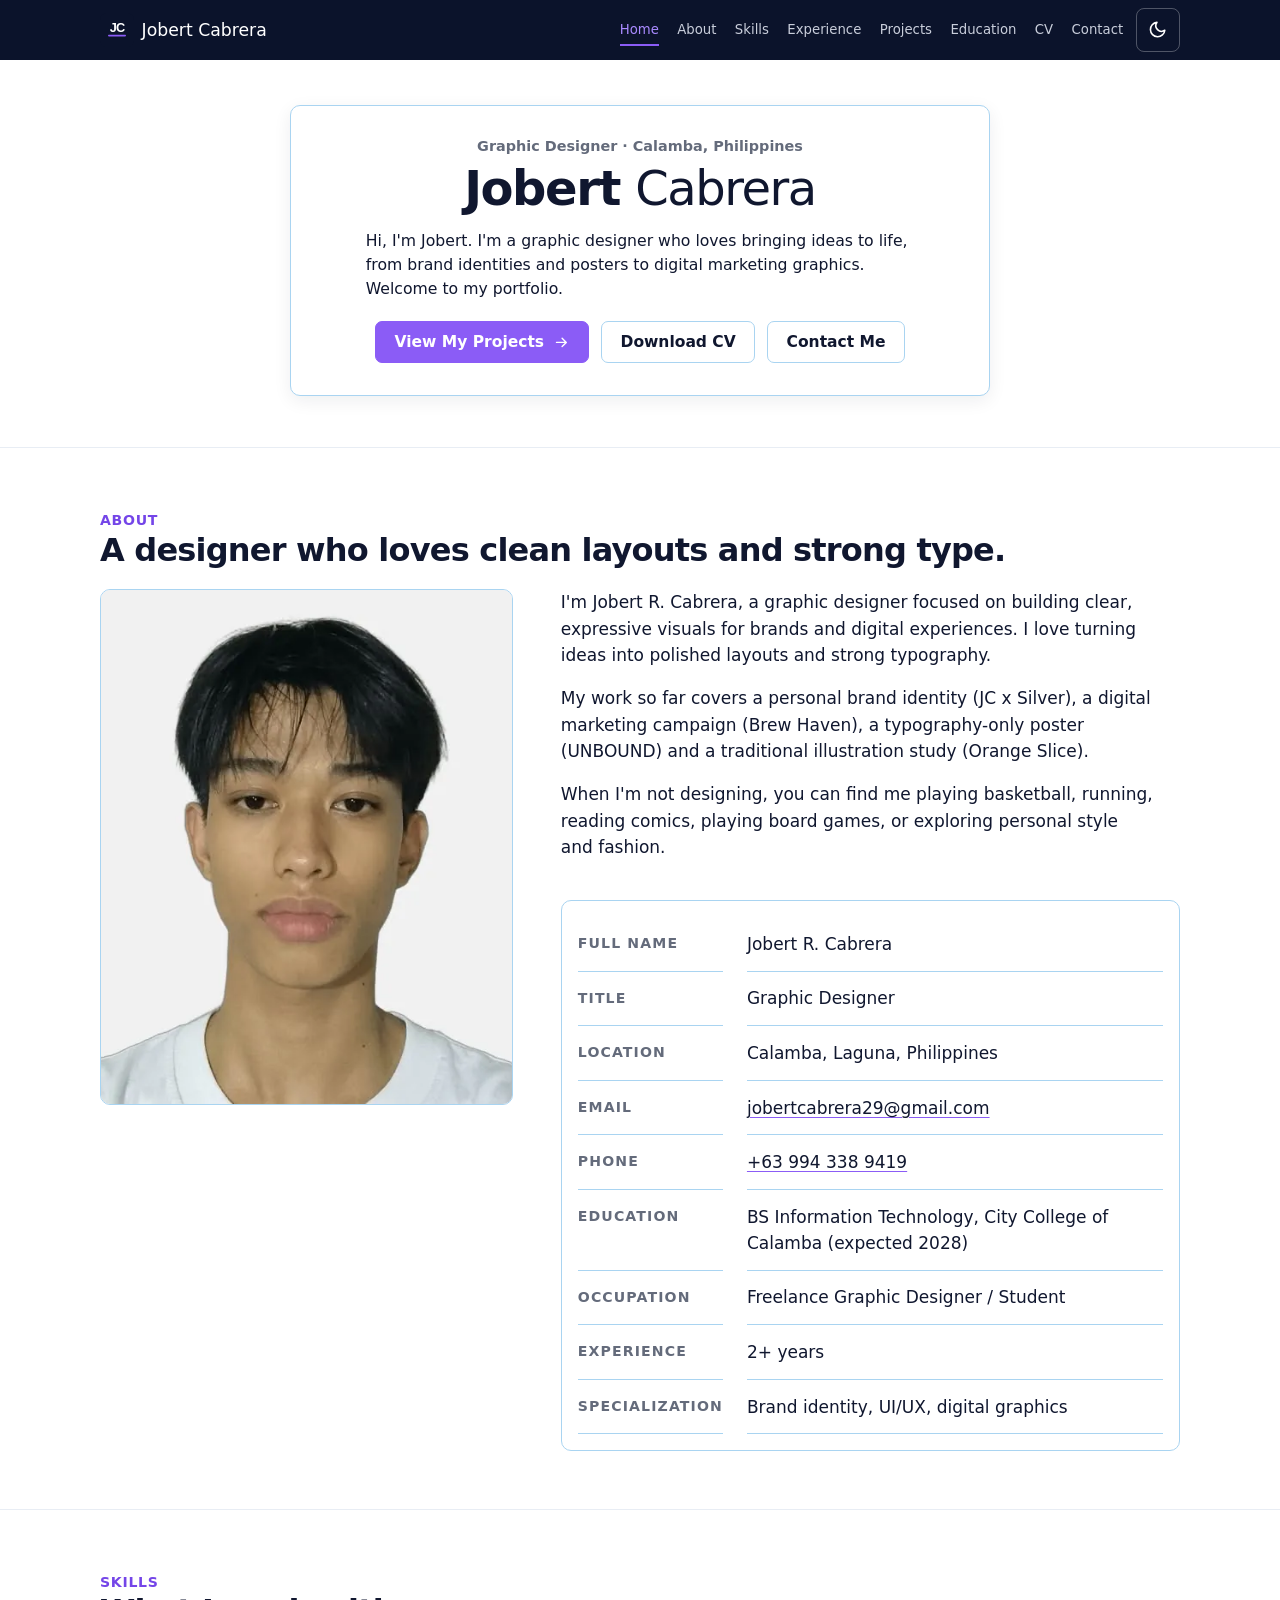
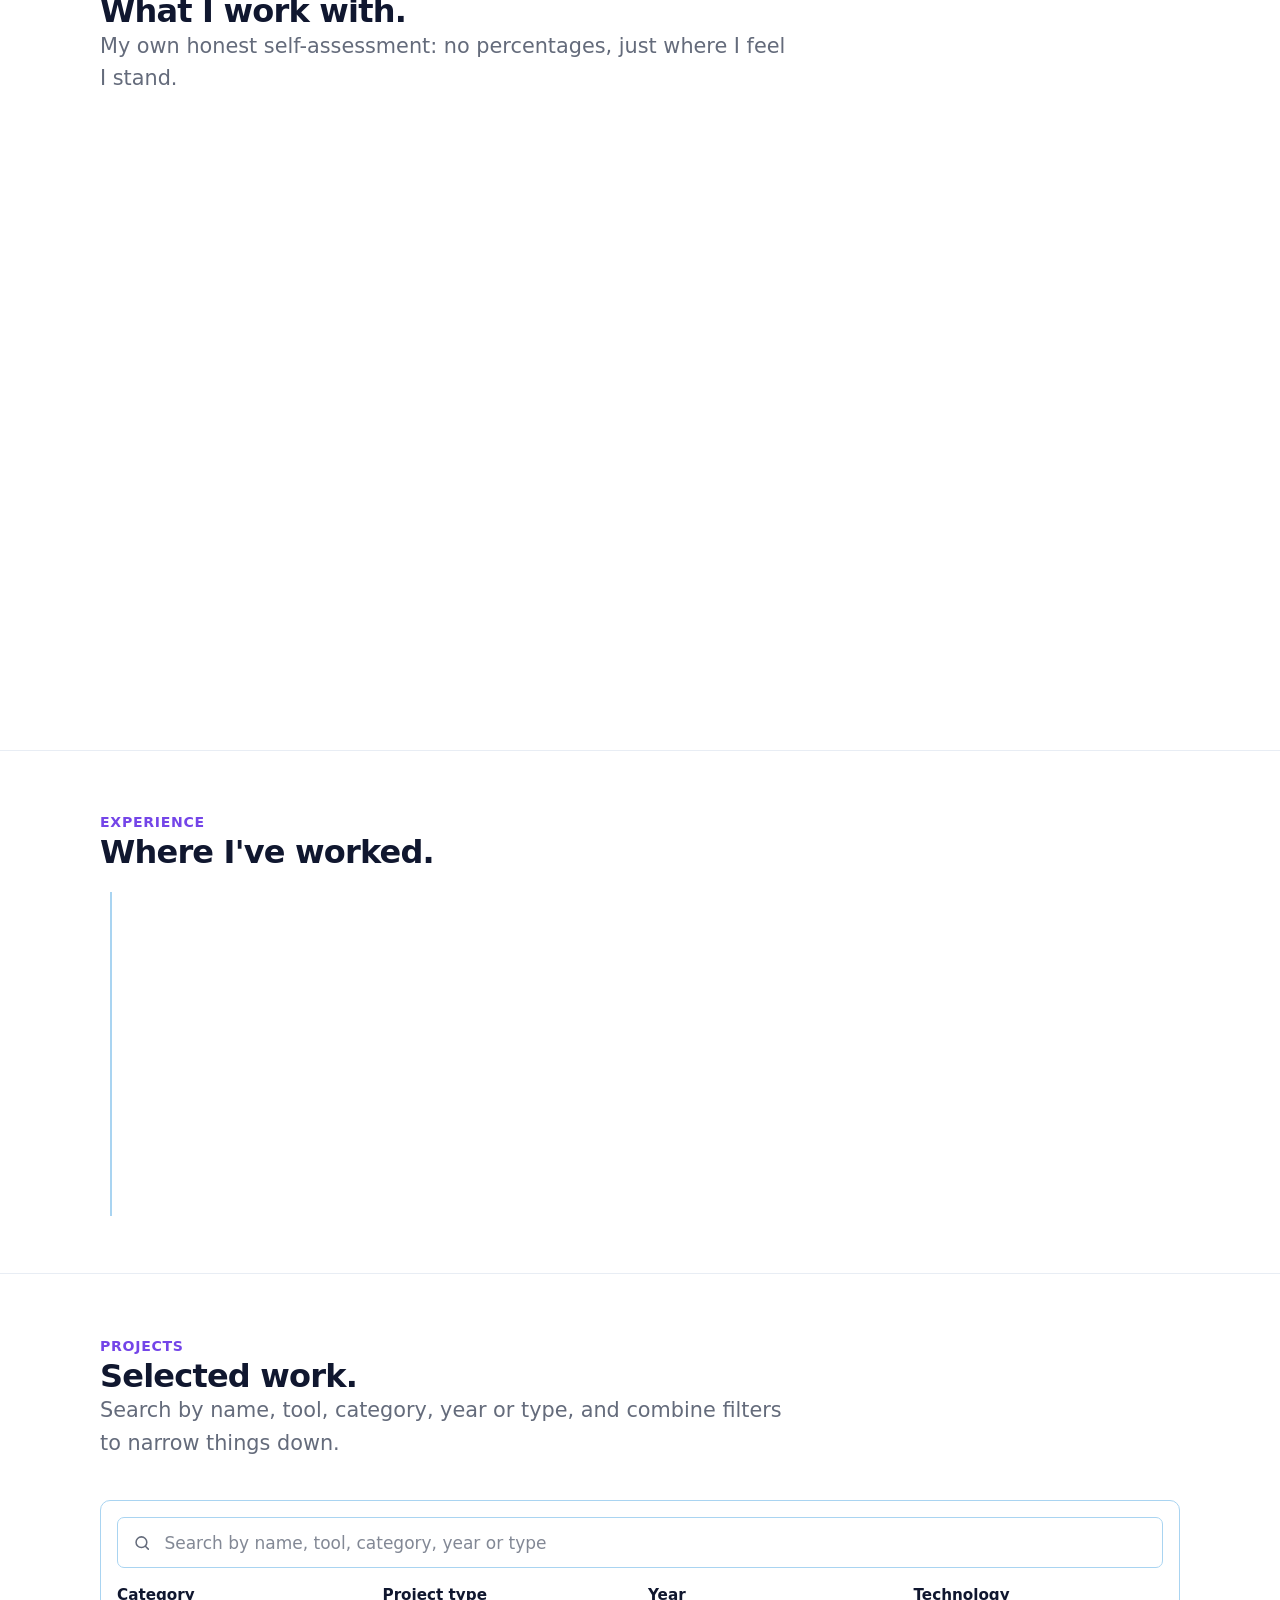
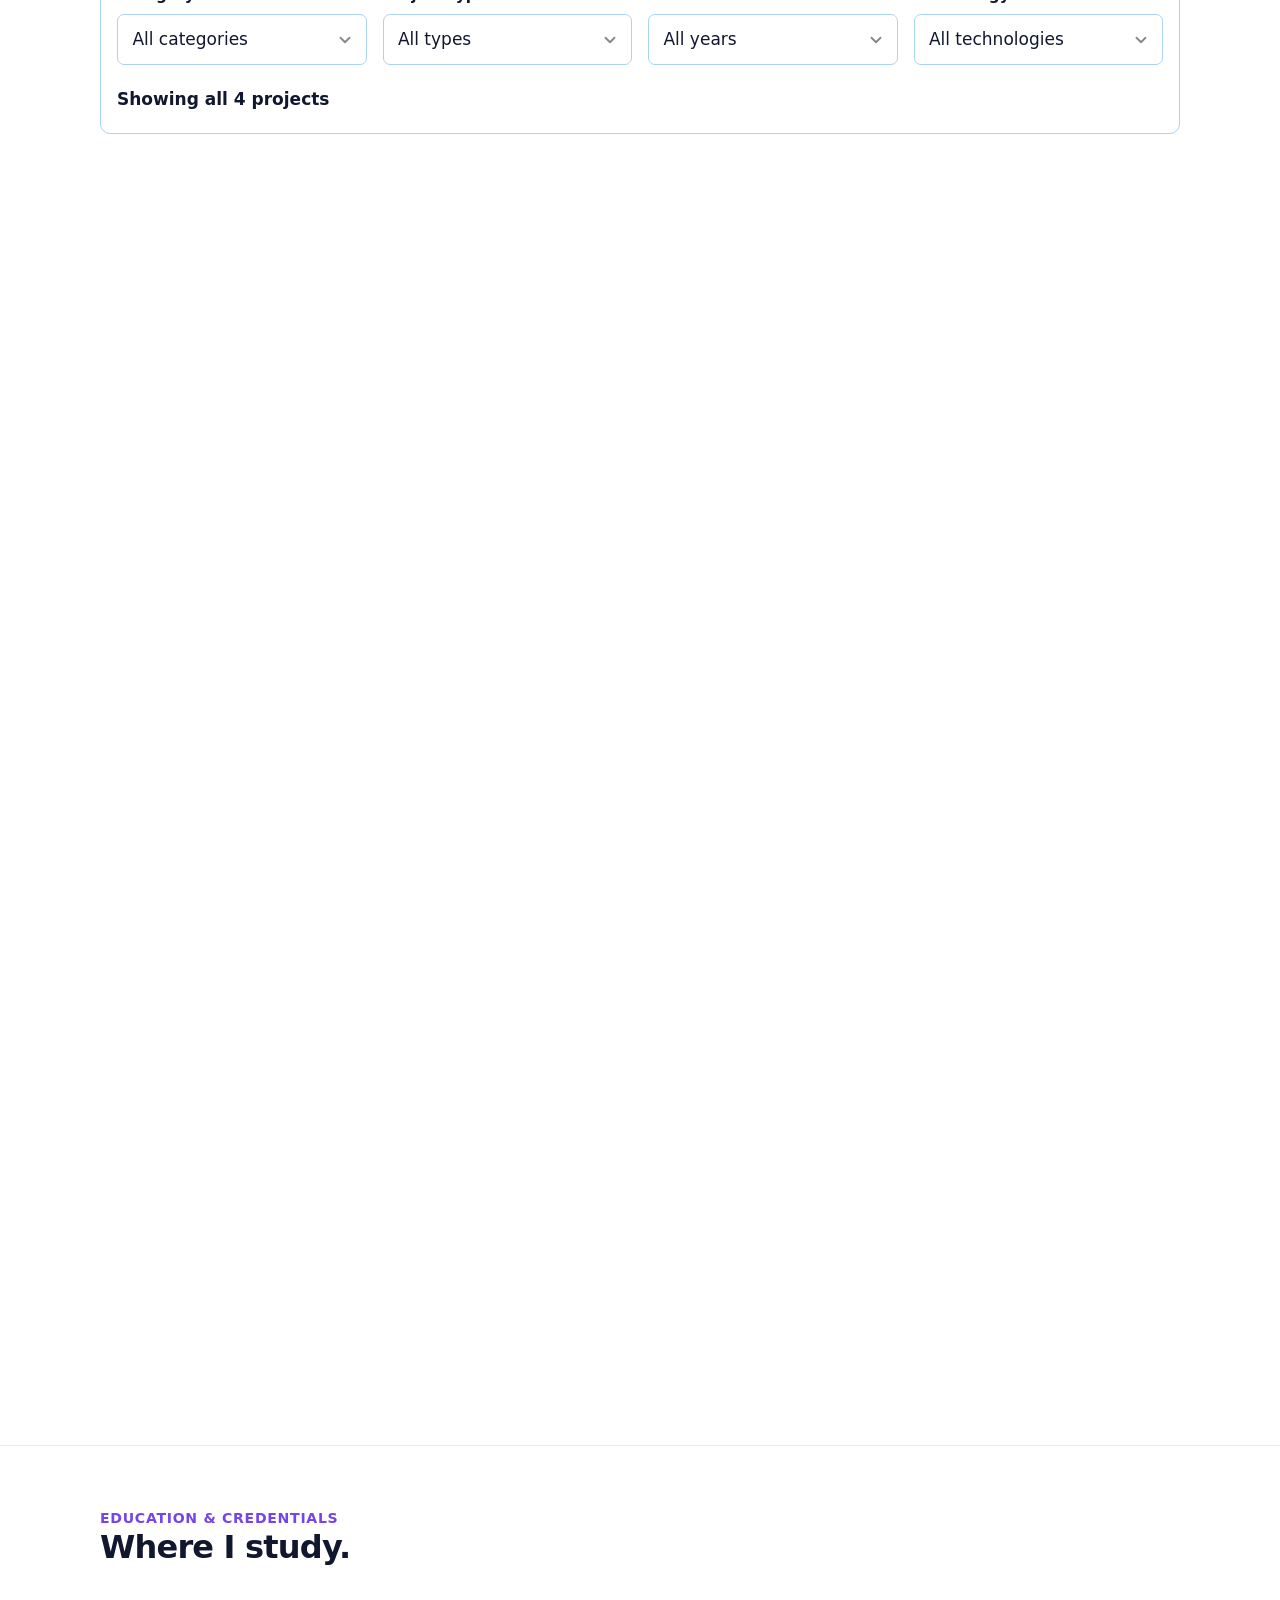
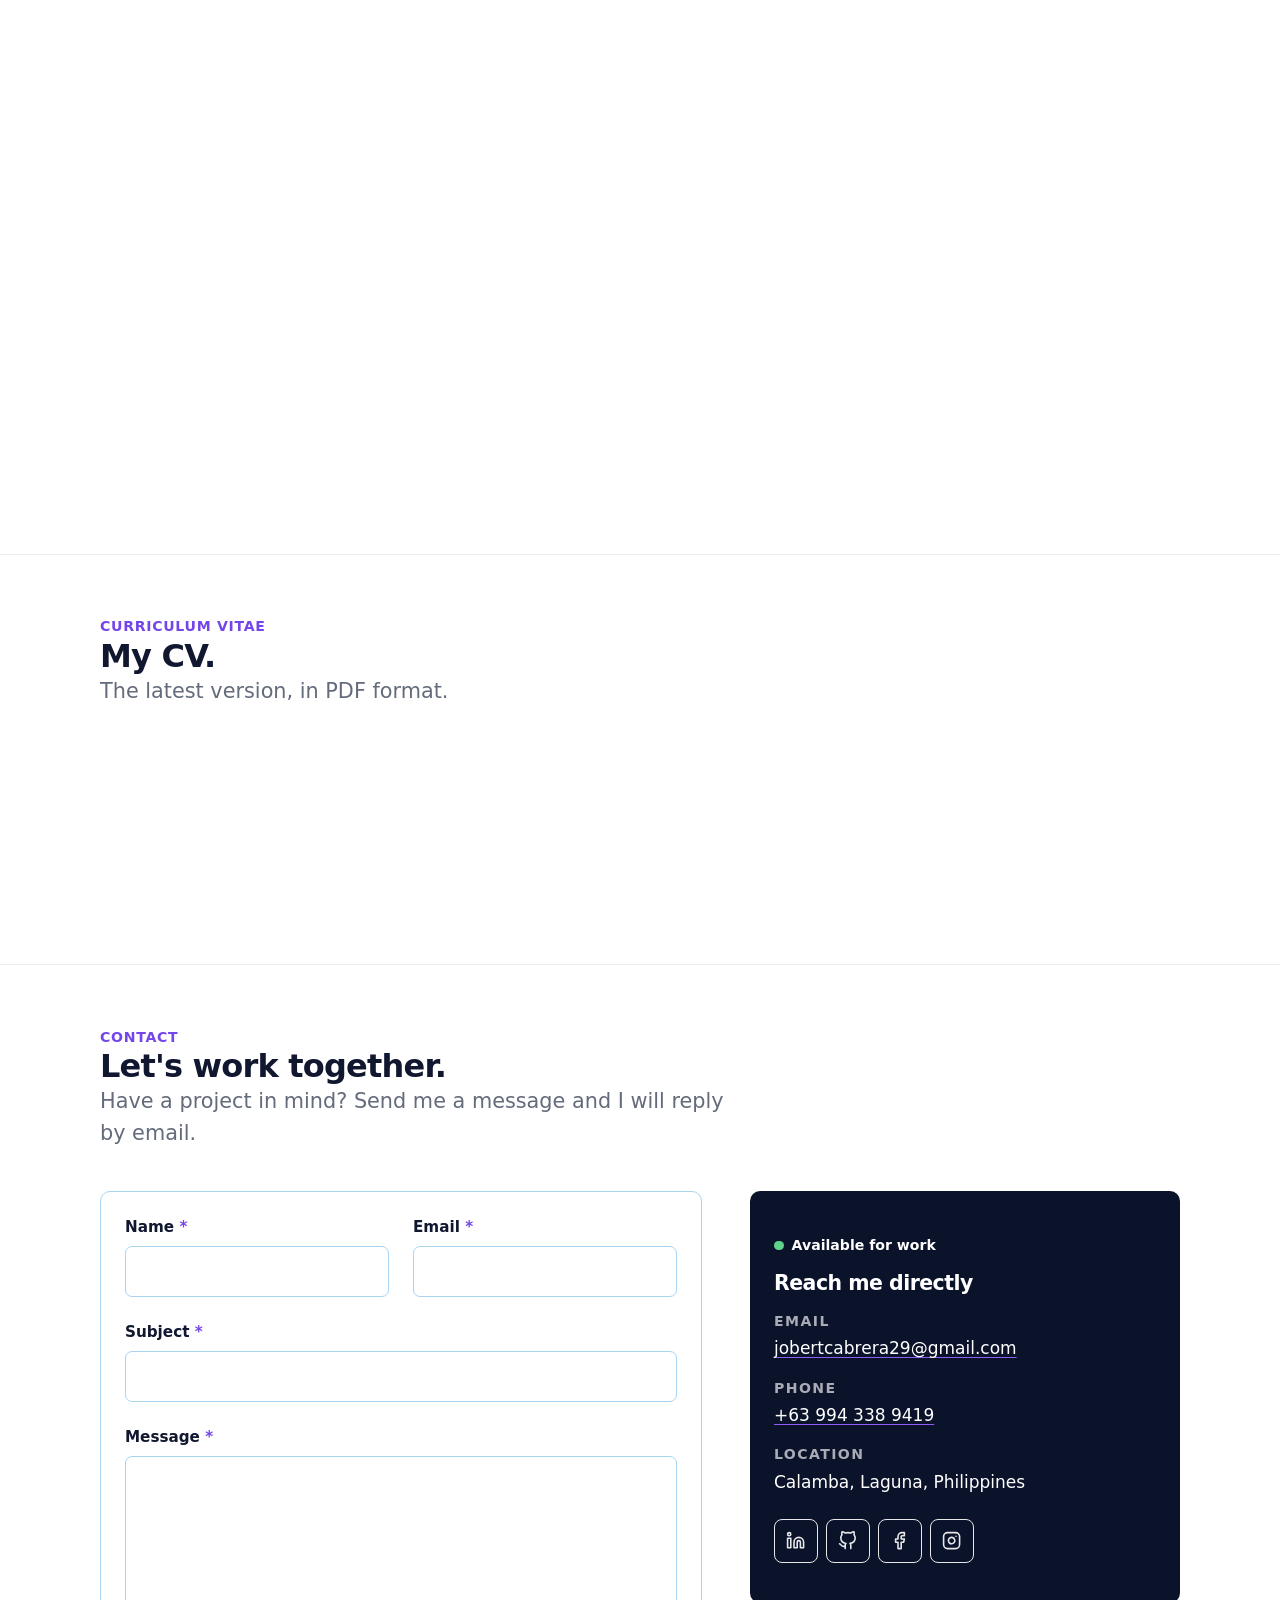
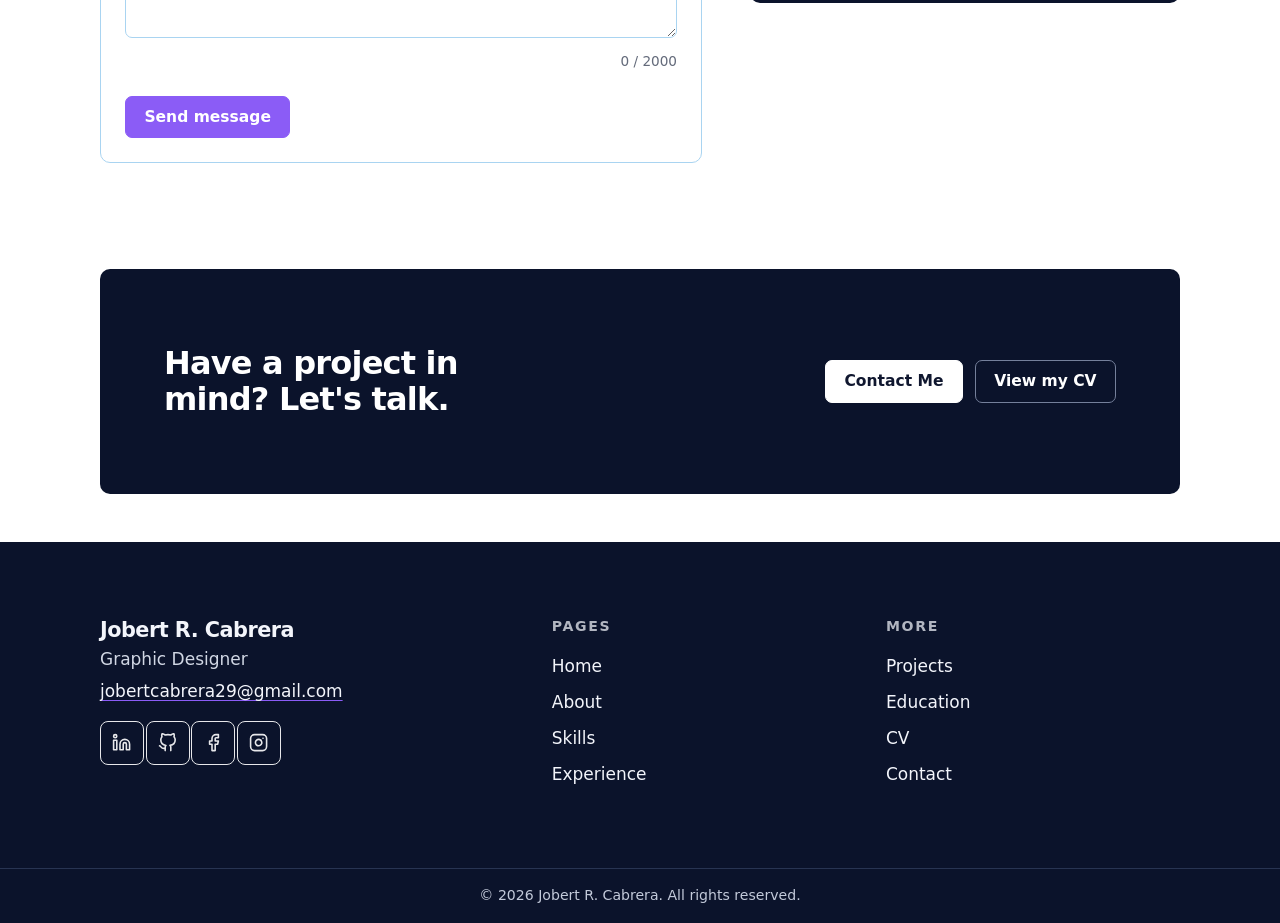
<file: index.html>
<!DOCTYPE html>
<html lang="en">
<head>
<meta charset="utf-8">
<meta name="viewport" content="width=device-width, initial-scale=1">
<title>Jobert Cabrera | Graphic Designer Portfolio</title>
<meta name="description" content="Portfolio of Jobert Cabrera, a graphic designer from Calamba, Philippines: brand identity, digital marketing graphics, posters and illustration.">
<meta name="author" content="Jobert R. Cabrera">
<link rel="canonical" href="https://jobertcabrera.vercel.app/">
<meta property="og:type" content="website">
<meta property="og:site_name" content="Jobert Cabrera Portfolio">
<meta property="og:title" content="Jobert Cabrera | Graphic Designer Portfolio">
<meta property="og:description" content="Portfolio of Jobert Cabrera, a graphic designer from Calamba, Philippines: brand identity, digital marketing graphics, posters and illustration.">
<meta property="og:url" content="https://jobertcabrera.vercel.app/">
<meta property="og:image" content="https://jobertcabrera.vercel.app/assets/og-image.jpg">
<meta property="og:image:width" content="1200">
<meta property="og:image:height" content="630">
<meta property="og:image:alt" content="Jobert Cabrera, graphic designer, with a selection of brand and campaign artwork">
<meta name="twitter:card" content="summary_large_image">
<meta http-equiv="Content-Security-Policy" content="default-src 'self'; script-src 'self'; style-src 'self' https://fonts.googleapis.com; font-src https://fonts.gstatic.com; img-src 'self' data:; connect-src 'self' https://formspree.io; form-action https://formspree.io; object-src 'none'; base-uri 'self';">
<link rel="icon" type="image/svg+xml" href="favicon.svg">
<script src="js/theme-init.js"></script>
<link rel="preconnect" href="https://fonts.googleapis.com">
<link rel="preconnect" href="https://fonts.gstatic.com" crossorigin>
<link rel="stylesheet" href="https://fonts.googleapis.com/css2?family=Fraunces:ital,wght@0,400;0,600;1,400&family=Hanken+Grotesk:wght@400;500;600;700&display=swap">
<link rel="stylesheet" href="css/style.css">
<script type="application/ld+json">
{"@context":"https://schema.org","@type":"Person","name":"Jobert R. Cabrera","jobTitle":"Graphic Designer","url":"https://jobertcabrera.vercel.app/","image":"https://jobertcabrera.vercel.app/assets/mypicture.jpg","address":{"@type":"PostalAddress","addressLocality":"Calamba","addressRegion":"Laguna","addressCountry":"PH"},"sameAs":["https://www.linkedin.com/in/jobert-cabrera-55b03a447/","https://github.com/jobertcabrera"]}
</script>
</head>
<body data-root="" data-page="home">
<a class="skip-link" href="#main">Skip to content</a>
<header id="site-header"><noscript><p class="container"><a href="#home">Home</a> · <a href="#projects">Projects</a> · <a href="#contact">Contact</a></p></noscript></header>
<main id="main">
<section class="hero" id="home" aria-labelledby="home-title">
  <div class="container hero__grid">
    <div>
      <p class="hero__role">Graphic Designer · Calamba, Philippines</p>
      <h1 id="home-title">Jobert <em>Cabrera</em></h1>
      <p class="hero__tagline">Clean layouts, strong typography, and visuals that tell a story.</p>
      <p class="hero__intro">Hi, I'm Jobert. I'm a graphic designer who loves bringing ideas to life, from brand identities and posters to digital marketing graphics. Welcome to my portfolio.</p>
      <div class="btn-row">
        <a class="btn btn--primary" href="#projects">View My Projects <svg class="arrow" viewBox="0 0 24 24" fill="none" stroke="currentColor" stroke-width="2" stroke-linecap="round" stroke-linejoin="round" aria-hidden="true"><path d="M5 12h14M13 6l6 6-6 6"/></svg></a>
        <a class="btn btn--ghost" data-cv="download" href="assets/CV.pdf" download="Jobert_Cabrera_CV.pdf">Download CV</a>
        <a class="btn btn--ghost" href="#contact">Contact Me</a>
      </div>
    </div>
    <figure class="portrait">
      <div class="portrait__frame"><picture><source type="image/webp" srcset="assets/mypicture.webp"><img src="assets/mypicture.jpg" alt="Portrait of Jobert Cabrera" width="600" height="600" fetchpriority="high" decoding="async"></picture></div>
      <figcaption class="portrait__badge">Jobert R. Cabrera<span>Freelance graphic designer</span></figcaption>
    </figure>
  </div>
</section>

<section class="section section--rule" id="about" aria-labelledby="about-title">
  <div class="container">
    <div class="section-head"><div><p class="kicker">About</p><h2 id="about-title">A designer who loves clean layouts and strong type.</h2></div></div>
    <div class="about-grid">
      <figure class="portrait">
        <div class="portrait__frame"><picture><source type="image/webp" srcset="assets/mypicture.webp"><img src="assets/mypicture.jpg" alt="Portrait of Jobert Cabrera" width="600" height="600" loading="lazy" decoding="async"></picture></div>
      </figure>
      <div>
        <div class="prose">
          <p>I'm Jobert R. Cabrera, a graphic designer focused on building clear, expressive visuals for brands and digital experiences. I love turning ideas into polished layouts and strong typography.</p>
          <p>My work so far covers a personal brand identity (JC x Silver), a digital marketing campaign (Brew Haven), a typography-only poster (UNBOUND) and a traditional illustration study (Orange Slice).</p>
          <p>When I'm not designing, you can find me playing basketball, running, reading comics, playing board games, or exploring personal style and fashion.</p>
        </div>
        <dl class="facts">
          <dt>Full name</dt><dd>Jobert R. Cabrera</dd>
          <dt>Title</dt><dd>Graphic Designer</dd>
          <dt>Location</dt><dd data-site="location">Calamba, Laguna, Philippines</dd>
          <dt>Email</dt><dd data-site="email"></dd>
          <dt>Phone</dt><dd data-site="phone"></dd>
          <dt>Education</dt><dd>BS Information Technology, City College of Calamba (expected 2028)</dd>
          <dt>Occupation</dt><dd>Freelance Graphic Designer / Student</dd>
          <dt>Experience</dt><dd>2+ years</dd>
          <dt>Specialization</dt><dd>Brand identity, UI/UX, digital graphics</dd>
        </dl>
      </div>
    </div>
  </div>
</section>

<section class="section section--rule" id="skills" aria-labelledby="skills-title">
  <div class="container">
    <div class="section-head"><div><p class="kicker">Skills</p><h2 id="skills-title">What I work with.</h2><p class="lede">My own honest self-assessment: no percentages, just where I feel I stand.</p></div></div>
    <div class="skill-groups">
      <div class="skill-group reveal"><h2>Technical skills</h2><p>Design and digital skills I use in my projects.</p>
        <ul class="skill-list">
          <li><span>Figma</span><span class="level">Advanced</span></li>
          <li><span>UI design systems</span><span class="level">Strong</span></li>
          <li><span>Visual identity</span><span class="level">Strong</span></li>
          <li><span>Web development</span><span class="level">Proficient</span></li>
          <li><span>Prototyping</span><span class="level">Proficient</span></li>
        </ul>
      </div>
      <div class="skill-group reveal"><h2>Professional skills</h2><p>How I like to work.</p>
        <ul class="tags">
          <li class="tag">Time management</li><li class="tag">Creativity</li><li class="tag">Willingness to learn</li>
          <li class="tag">Training</li><li class="tag">Reliability</li><li class="tag">Accepting feedback</li>
        <li class="tag">Teamwork</li><li class="tag">Communication</li><li class="tag">Adaptability</li>
          <li class="tag">Organization</li><li class="tag">Problem-solving</li>
        </ul>
      </div>
      <div class="skill-group skill-group--wide reveal"><h2>Tools &amp; media in my projects</h2><p>Everything below was used in the work on my projects.</p><ul class="tags" id="project-tools"></ul></div>
    </div>
  </div>
</section>

<section class="section section--rule" id="experience" aria-labelledby="experience-title">
  <div class="container">
    <div class="section-head"><div><p class="kicker">Experience</p><h2 id="experience-title">Where I've worked.</h2></div></div>
    <ol class="timeline">
      <li class="timeline__item reveal">
        <p class="timeline__date">2025 – 2026</p>
        <h3>Freelance Graphic Designer</h3>
        <p class="timeline__org">Self-employed · Philippines</p>
        <h4>Responsibilities</h4>
        <ul class="bullet-list"><li>Designed logos, social media graphics, and layouts for local businesses.</li><li>Created posters and promotional materials for school events.</li></ul>
        <h4>Major accomplishments</h4>
        <ul class="bullet-list"><li>Built a full personal brand identity system: monogram, badge, vertical and horizontal logos.</li><li>Produced a multi-format digital marketing campaign: landing page, newsletter, social post and banner ads.</li></ul>
      </li>
    </ol>
  </div>
</section>

<section class="section section--rule" id="projects" aria-labelledby="projects-title">
  <div class="container">
    <div class="section-head"><div><p class="kicker">Projects</p><h2 id="projects-title">Selected work.</h2><p class="lede">Search by name, tool, category, year or type, and combine filters to narrow things down.</p></div></div>
    <div id="projects-app">
      <form class="filters" id="project-filters" role="search" aria-label="Search and filter projects" novalidate>
        <div class="field search-field"><label class="visually-hidden" for="project-search">Search projects</label><svg viewBox="0 0 24 24" fill="none" stroke="currentColor" stroke-width="2" stroke-linecap="round" aria-hidden="true"><circle cx="11" cy="11" r="7"/><path d="m20 20-3.5-3.5"/></svg><input type="search" id="project-search" name="q" placeholder="Search by name, tool, category, year or type" autocomplete="off"></div>
        <div class="filter-selects">
          <div class="field"><label for="filter-category">Category</label><select id="filter-category"><option value="">All categories</option></select></div>
          <div class="field"><label for="filter-type">Project type</label><select id="filter-type"><option value="">All types</option></select></div>
          <div class="field"><label for="filter-year">Year</label><select id="filter-year"><option value="">All years</option></select></div>
          <div class="field"><label for="filter-tech">Technology</label><select id="filter-tech"><option value="">All technologies</option></select></div>
        </div>
        <div class="filters__status"><p class="filters__count" id="result-count" role="status" aria-live="polite"></p><ul class="active-filters" id="active-filters" aria-label="Active filters"></ul><button type="button" class="text-link" id="reset-filters" data-reset hidden>Reset all filters</button></div>
      </form>
      <ul class="project-grid" id="projects-grid"></ul>
      <div class="empty-state" id="empty-state" hidden><h2>No projects match.</h2><p>Try a different word or remove a filter.</p><button type="button" class="btn btn--ghost" data-reset>Show all projects</button></div>
    </div>
  </div>
</section>

<section class="section section--rule" id="education" aria-labelledby="education-title">
  <div class="container">
    <div class="section-head"><div><p class="kicker">Education &amp; credentials</p><h2 id="education-title">Where I study.</h2></div></div>
    <div class="card-grid">
      <article class="card reveal">
        <p class="date">Expected graduation: 2028</p>
        <h3>Bachelor of Science in Information Technology</h3>
        <p class="timeline__org">City College of Calamba</p>
        <h4>Focus areas</h4>
        <ul class="bullet-list mt-3"><li>Graphic design &amp; layout</li><li>UI/UX fundamentals</li><li>Digital illustration</li></ul>
      </article>
      <article class="card reveal">
        <h3>Certifications</h3><p class="date mt-3">2026</p>
        <h4>The No-Code Creative: Figma for Talents and Local Businesses Workshop</h4>
        <p class="timeline__org">Department of Information and Communications Technology</p>
        <div class="certificate-preview"><img src="assets/certificate.jpg" alt="Certificate of Participation" loading="lazy" decoding="async"></div>
        
      </article>
    </div>
  </div>
</section>

<section class="section section--rule" id="cv" aria-labelledby="cv-title">
  <div class="container">
    <div class="section-head"><div><p class="kicker">Curriculum vitae</p><h2 id="cv-title">My CV.</h2><p class="lede">The latest version, in PDF format.</p></div></div>
    <div class="card cv-card reveal">
      <h3>Jobert R. Cabrera</h3><p class="timeline__org">Graphic Designer</p>
      <div class="btn-row"><a class="btn btn--primary" data-cv="download" href="assets/CV.pdf" download="Jobert_Cabrera_CV.pdf">Download CV</a><a class="btn btn--ghost" data-cv="view" href="assets/CV.pdf" target="_blank" rel="noopener">View CV online</a></div>
      <div class="notice" id="cv-missing" hidden><p>My CV is not available to download right now. Please <a href="#contact">contact me</a> and I will send it to you.</p></div>
    </div>
  </div>
</section>

<section class="section section--rule" id="contact" aria-labelledby="contact-title">
  <div class="container">
    <div class="section-head"><div><p class="kicker">Contact</p><h2 id="contact-title">Let's work together.</h2><p class="lede">Have a project in mind? Send me a message and I will reply by email.</p></div></div>
    <div class="contact-grid">
      <form class="form" id="contact-form" action="https://formspree.io/f/xgaaayvg" method="POST" novalidate>
        <div class="form__row">
          <div class="field"><label for="name">Name <span class="req" aria-hidden="true">*</span></label><input type="text" id="name" name="name" autocomplete="name" required aria-required="true" aria-describedby="error-name" maxlength="100"><p class="field__error" id="error-name"></p></div>
          <div class="field"><label for="email">Email <span class="req" aria-hidden="true">*</span></label><input type="email" id="email" name="email" autocomplete="email" required aria-required="true" aria-describedby="error-email" maxlength="254"><p class="field__error" id="error-email"></p></div>
        </div>
        <div class="field"><label for="subject">Subject <span class="req" aria-hidden="true">*</span></label><input type="text" id="subject" name="subject" required aria-required="true" aria-describedby="error-subject" maxlength="150"><p class="field__error" id="error-subject"></p></div>
        <div class="field"><label for="message">Message <span class="req" aria-hidden="true">*</span></label><textarea id="message" name="message" rows="6" required aria-required="true" aria-describedby="error-message message-count" maxlength="2000"></textarea><p class="field__error" id="error-message"></p><p class="field__hint" id="message-count">0 / 2000</p></div>
        <div class="hp" aria-hidden="true"><label>Leave this field empty <input type="text" name="_gotcha" tabindex="-1" autocomplete="off"></label></div>
        <div><button type="submit" class="btn btn--primary">Send message</button></div>
        <div class="form-status" id="form-status" role="status" aria-live="polite" hidden></div>
      </form>
      <aside class="info-panel" aria-labelledby="direct-h">
        <p class="status-pill">Available for work</p><h3 id="direct-h">Reach me directly</h3>
        <dl><dt>Email</dt><dd data-site="email"></dd><dt>Phone</dt><dd data-site="phone"></dd><dt>Location</dt><dd data-site="location">Calamba, Laguna, Philippines</dd></dl>
        <div data-socials></div>
      </aside>
    </div>
  </div>
</section>

<section class="section--tight">
  <div class="container"><div class="cta-band"><h2>Have a project in mind? Let's talk.</h2><div class="btn-row"><a class="btn btn--primary" href="#contact">Contact Me</a><a class="btn btn--ghost" href="#cv">View my CV</a></div></div></div>
</section>
</main>
<footer id="site-footer"></footer>
<script src="data/projects-data.js" defer></script>
<script src="js/site.js" defer></script>
<script src="js/projects.js" defer></script>
<script src="js/contact.js" defer></script>
</body>
</html>
</file>
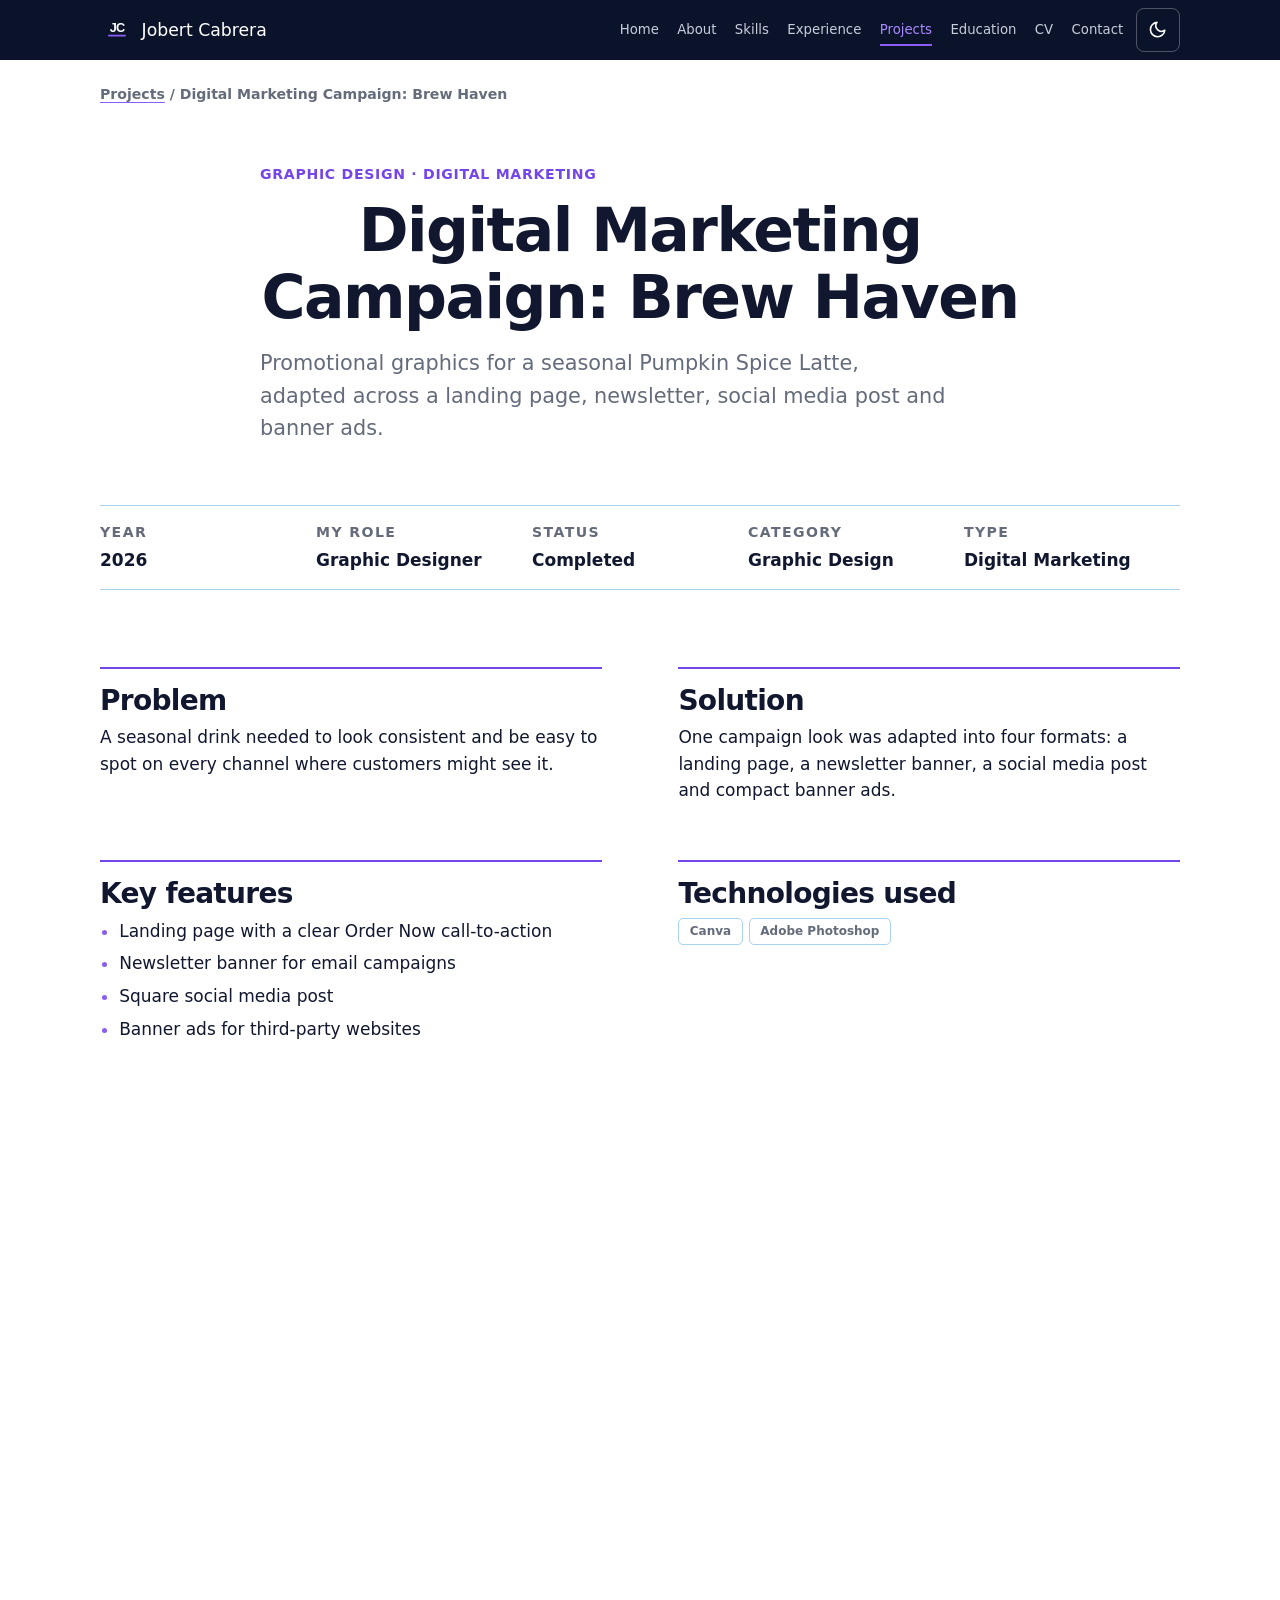
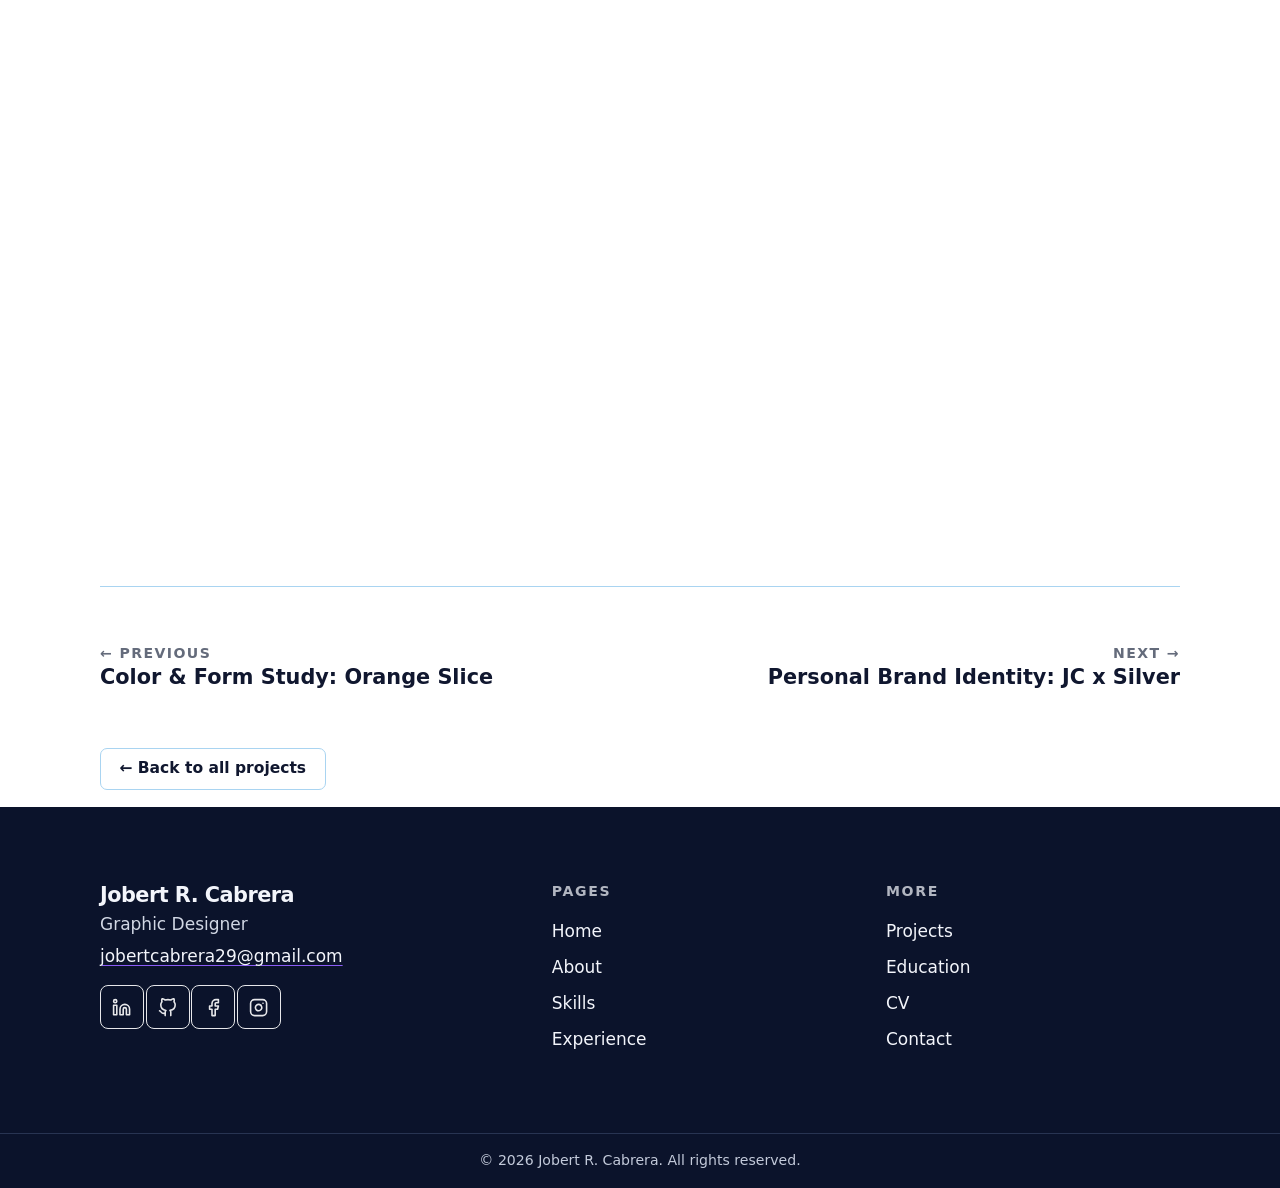
<file: projects/brew-haven/index.html>
<!DOCTYPE html>
<html lang="en">
<head>
<meta charset="utf-8">
<meta name="viewport" content="width=device-width, initial-scale=1">
<title>Digital Marketing Campaign: Brew Haven | Jobert Cabrera</title>
<meta name="description" content="Promotional graphics for a seasonal Pumpkin Spice Latte, adapted across a landing page, newsletter, social media post and banner ads.">
<meta name="author" content="Jobert R. Cabrera">
<link rel="canonical" href="https://jobertcabrera.vercel.app/projects/brew-haven/">
<meta property="og:type" content="website">
<meta property="og:site_name" content="Jobert Cabrera Portfolio">
<meta property="og:title" content="Digital Marketing Campaign: Brew Haven | Jobert Cabrera">
<meta property="og:description" content="Promotional graphics for a seasonal Pumpkin Spice Latte, adapted across a landing page, newsletter, social media post and banner ads.">
<meta property="og:url" content="https://jobertcabrera.vercel.app/projects/brew-haven/">
<meta property="og:image" content="https://jobertcabrera.vercel.app/assets/og-image.jpg">
<meta property="og:image:width" content="1200">
<meta property="og:image:height" content="630">
<meta property="og:image:alt" content="Jobert Cabrera, graphic designer, with a selection of brand and campaign artwork">
<meta name="twitter:card" content="summary_large_image">
<meta http-equiv="Content-Security-Policy" content="default-src 'self'; script-src 'self'; style-src 'self' https://fonts.googleapis.com; font-src https://fonts.gstatic.com; img-src 'self' data:; connect-src 'self' https://formspree.io; form-action https://formspree.io; object-src 'none'; base-uri 'self';">
<link rel="icon" type="image/svg+xml" href="../../favicon.svg">
<script src="../../js/theme-init.js"></script>
<link rel="preconnect" href="https://fonts.googleapis.com">
<link rel="preconnect" href="https://fonts.gstatic.com" crossorigin>
<link rel="stylesheet" href="https://fonts.googleapis.com/css2?family=Fraunces:ital,wght@0,400;0,600;1,400&family=Hanken+Grotesk:wght@400;500;600;700&display=swap">
<link rel="stylesheet" href="../../css/style.css">
</head>
<body data-root="../../" data-page="projects">
<a class="skip-link" href="#main">Skip to content</a>
<header id="site-header"><noscript><p class="container"><a href="../../index.html">Home</a> · <a href="../../projects.html">Projects</a> · <a href="../../contact.html">Contact</a></p></noscript></header>
<main id="main">
<div class="container">
  <article id="project-detail" data-id="brew-haven"><noscript><p>Please enable JavaScript to view this project, or return to the <a href="../../projects.html">Projects page</a>.</p></noscript></article>
</div>
</main>
<footer id="site-footer"></footer>
<script src="../../data/projects-data.js" defer></script>
<script src="../../js/site.js" defer></script>
<script src="../../js/projects.js" defer></script>
</body>
</html>
</file>
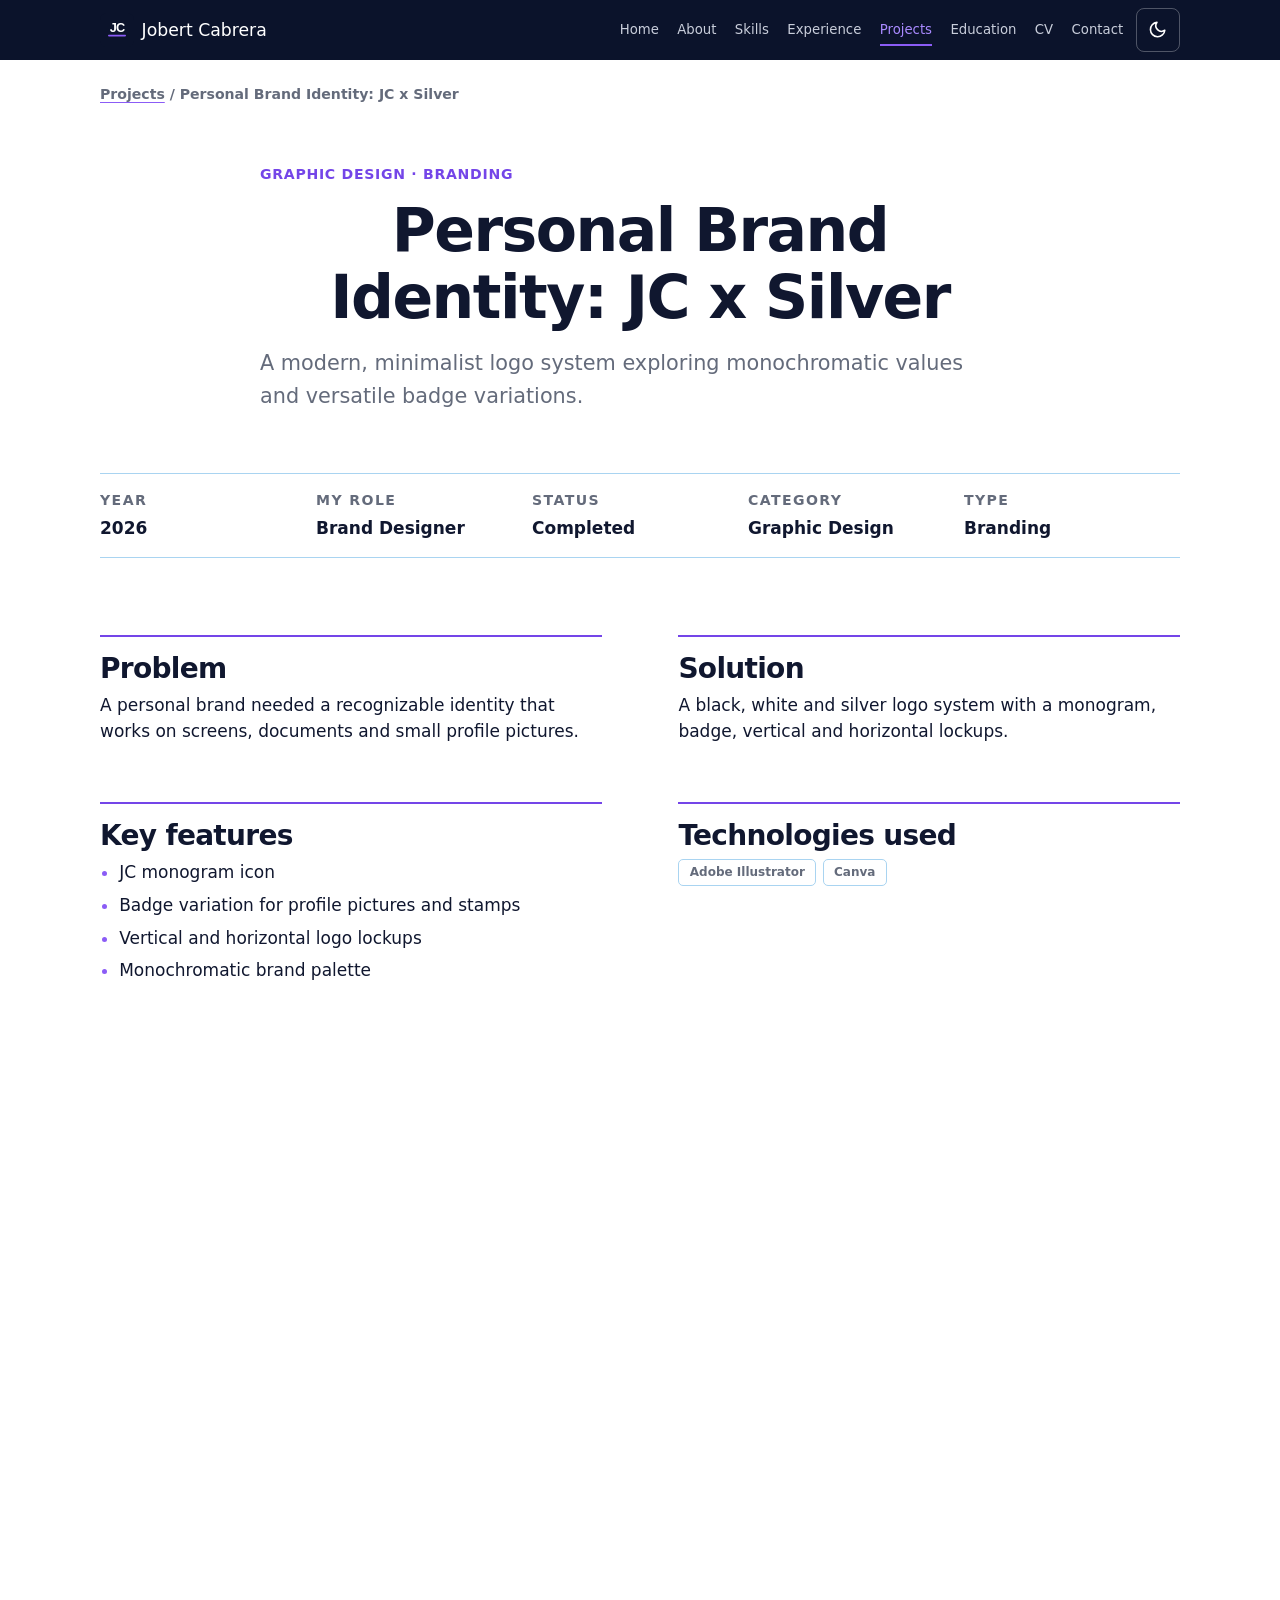
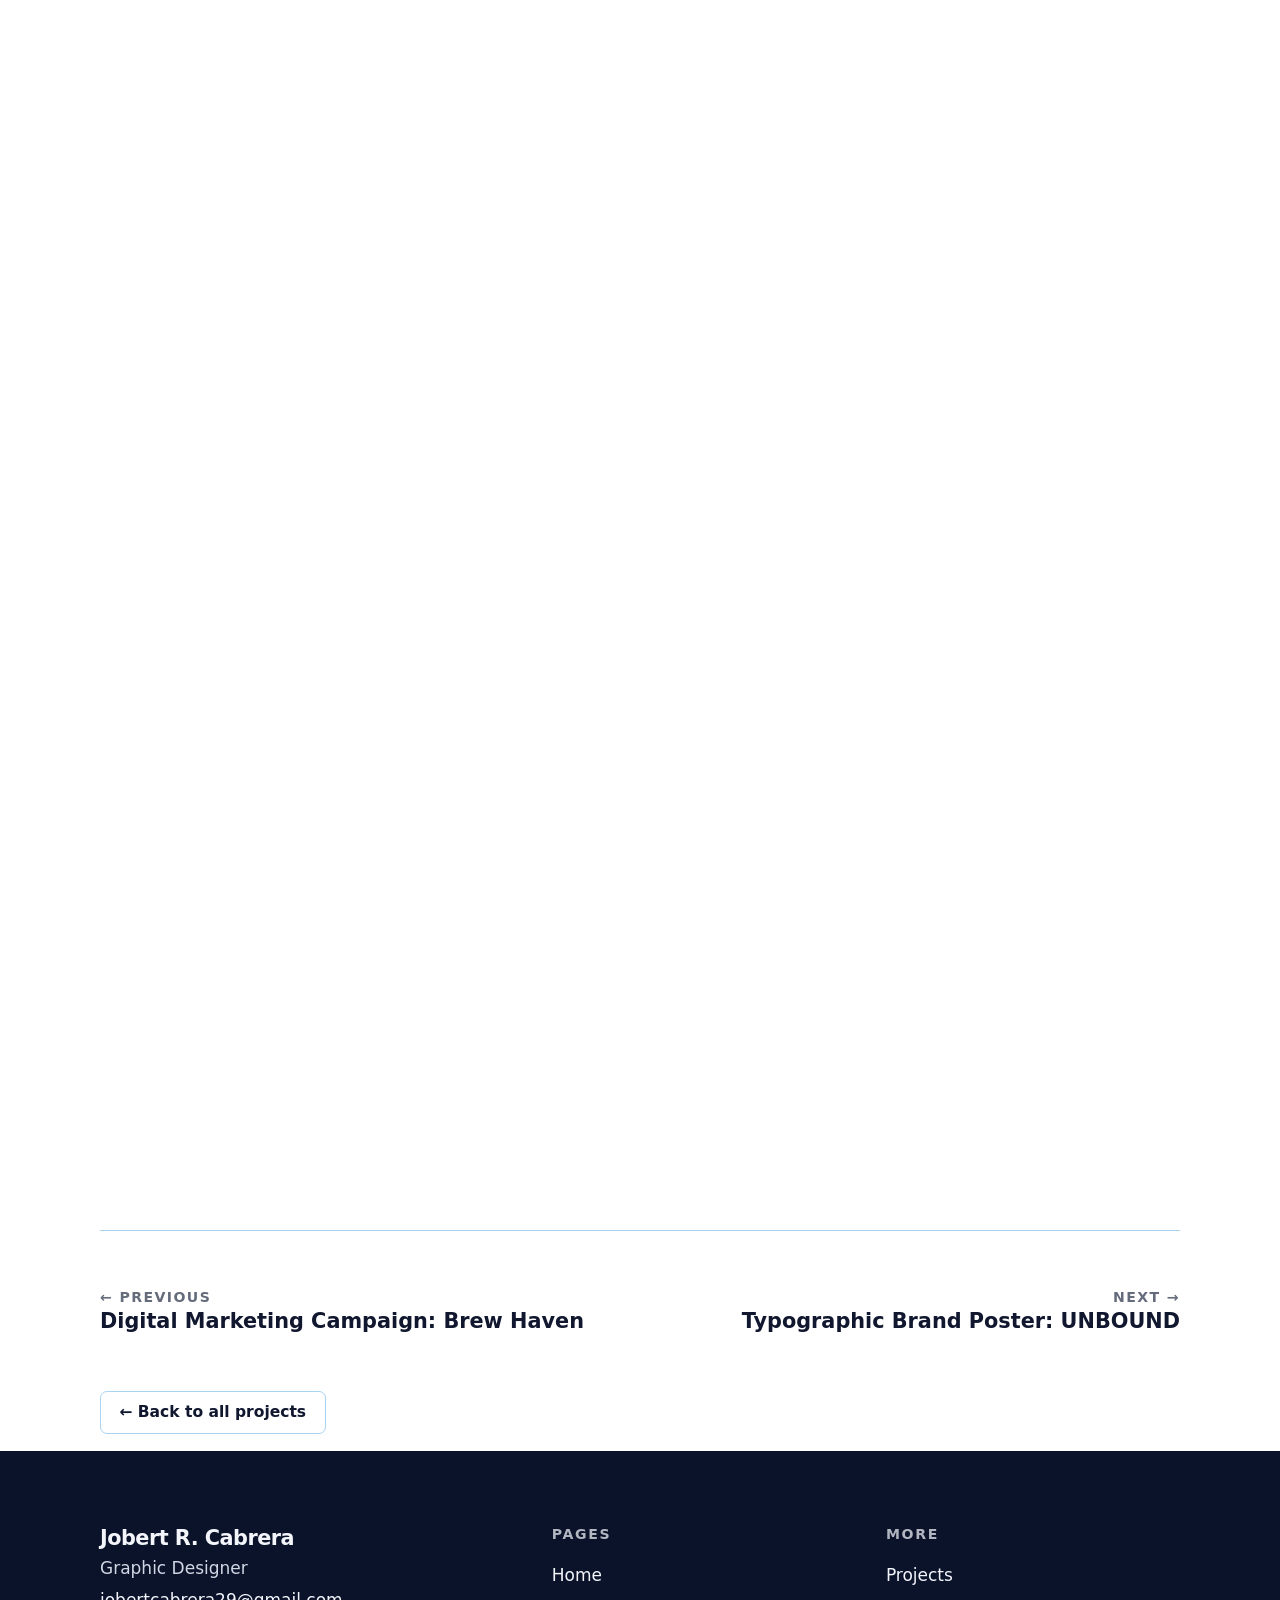
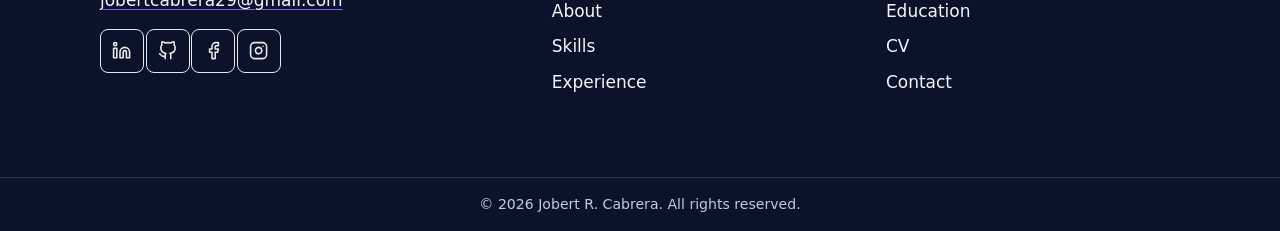
<file: projects/jc-silver/index.html>
<!DOCTYPE html>
<html lang="en">
<head>
<meta charset="utf-8">
<meta name="viewport" content="width=device-width, initial-scale=1">
<title>Personal Brand Identity: JC x Silver | Jobert Cabrera</title>
<meta name="description" content="A modern, minimalist logo system exploring monochromatic values and versatile badge variations.">
<meta name="author" content="Jobert R. Cabrera">
<link rel="canonical" href="https://jobertcabrera.vercel.app/projects/jc-silver/">
<meta property="og:type" content="website">
<meta property="og:site_name" content="Jobert Cabrera Portfolio">
<meta property="og:title" content="Personal Brand Identity: JC x Silver | Jobert Cabrera">
<meta property="og:description" content="A modern, minimalist logo system exploring monochromatic values and versatile badge variations.">
<meta property="og:url" content="https://jobertcabrera.vercel.app/projects/jc-silver/">
<meta property="og:image" content="https://jobertcabrera.vercel.app/assets/og-image.jpg">
<meta property="og:image:width" content="1200">
<meta property="og:image:height" content="630">
<meta property="og:image:alt" content="Jobert Cabrera, graphic designer, with a selection of brand and campaign artwork">
<meta name="twitter:card" content="summary_large_image">
<meta http-equiv="Content-Security-Policy" content="default-src 'self'; script-src 'self'; style-src 'self' https://fonts.googleapis.com; font-src https://fonts.gstatic.com; img-src 'self' data:; connect-src 'self' https://formspree.io; form-action https://formspree.io; object-src 'none'; base-uri 'self';">
<link rel="icon" type="image/svg+xml" href="../../favicon.svg">
<script src="../../js/theme-init.js"></script>
<link rel="preconnect" href="https://fonts.googleapis.com">
<link rel="preconnect" href="https://fonts.gstatic.com" crossorigin>
<link rel="stylesheet" href="https://fonts.googleapis.com/css2?family=Fraunces:ital,wght@0,400;0,600;1,400&family=Hanken+Grotesk:wght@400;500;600;700&display=swap">
<link rel="stylesheet" href="../../css/style.css">
</head>
<body data-root="../../" data-page="projects">
<a class="skip-link" href="#main">Skip to content</a>
<header id="site-header"><noscript><p class="container"><a href="../../index.html">Home</a> · <a href="../../projects.html">Projects</a> · <a href="../../contact.html">Contact</a></p></noscript></header>
<main id="main">
<div class="container">
  <article id="project-detail" data-id="jc-silver"><noscript><p>Please enable JavaScript to view this project, or return to the <a href="../../projects.html">Projects page</a>.</p></noscript></article>
</div>
</main>
<footer id="site-footer"></footer>
<script src="../../data/projects-data.js" defer></script>
<script src="../../js/site.js" defer></script>
<script src="../../js/projects.js" defer></script>
</body>
</html>
</file>
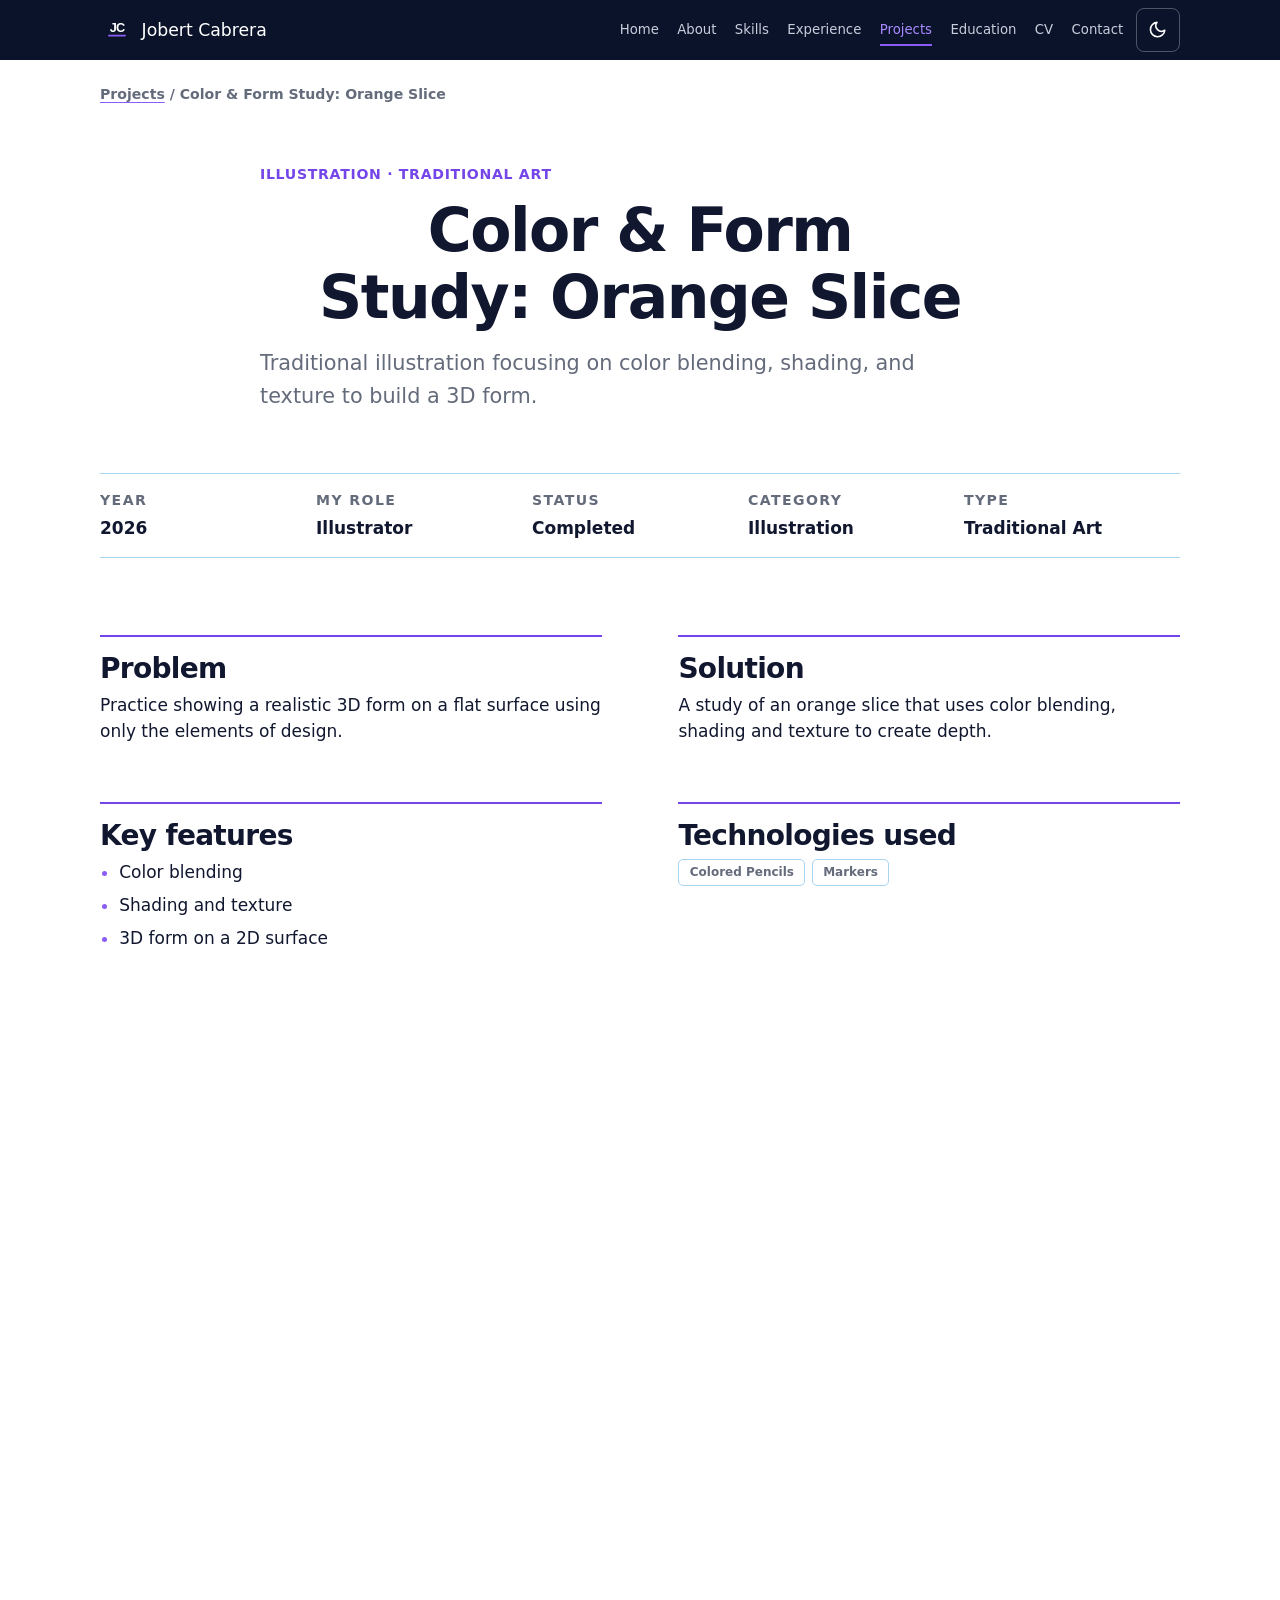
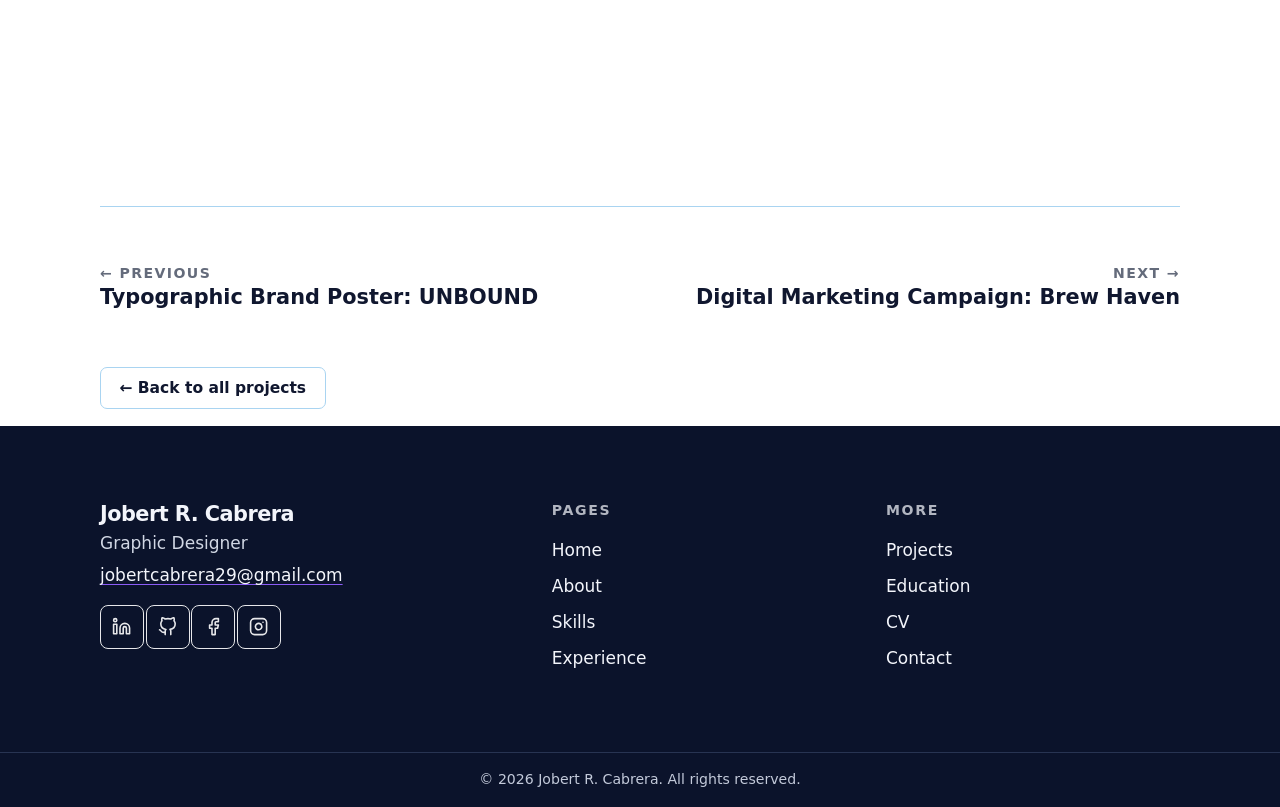
<file: projects/orange-slice/index.html>
<!DOCTYPE html>
<html lang="en">
<head>
<meta charset="utf-8">
<meta name="viewport" content="width=device-width, initial-scale=1">
<title>Color and Form Study: Orange Slice | Jobert Cabrera</title>
<meta name="description" content="Traditional illustration focusing on color blending, shading, and texture to build a 3D form.">
<meta name="author" content="Jobert R. Cabrera">
<link rel="canonical" href="https://jobertcabrera.vercel.app/projects/orange-slice/">
<meta property="og:type" content="website">
<meta property="og:site_name" content="Jobert Cabrera Portfolio">
<meta property="og:title" content="Color and Form Study: Orange Slice | Jobert Cabrera">
<meta property="og:description" content="Traditional illustration focusing on color blending, shading, and texture to build a 3D form.">
<meta property="og:url" content="https://jobertcabrera.vercel.app/projects/orange-slice/">
<meta property="og:image" content="https://jobertcabrera.vercel.app/assets/og-image.jpg">
<meta property="og:image:width" content="1200">
<meta property="og:image:height" content="630">
<meta property="og:image:alt" content="Jobert Cabrera, graphic designer, with a selection of brand and campaign artwork">
<meta name="twitter:card" content="summary_large_image">
<meta http-equiv="Content-Security-Policy" content="default-src 'self'; script-src 'self'; style-src 'self' https://fonts.googleapis.com; font-src https://fonts.gstatic.com; img-src 'self' data:; connect-src 'self' https://formspree.io; form-action https://formspree.io; object-src 'none'; base-uri 'self';">
<link rel="icon" type="image/svg+xml" href="../../favicon.svg">
<script src="../../js/theme-init.js"></script>
<link rel="preconnect" href="https://fonts.googleapis.com">
<link rel="preconnect" href="https://fonts.gstatic.com" crossorigin>
<link rel="stylesheet" href="https://fonts.googleapis.com/css2?family=Fraunces:ital,wght@0,400;0,600;1,400&family=Hanken+Grotesk:wght@400;500;600;700&display=swap">
<link rel="stylesheet" href="../../css/style.css">
</head>
<body data-root="../../" data-page="projects">
<a class="skip-link" href="#main">Skip to content</a>
<header id="site-header"><noscript><p class="container"><a href="../../index.html">Home</a> · <a href="../../projects.html">Projects</a> · <a href="../../contact.html">Contact</a></p></noscript></header>
<main id="main">
<div class="container">
  <article id="project-detail" data-id="orange-slice"><noscript><p>Please enable JavaScript to view this project, or return to the <a href="../../projects.html">Projects page</a>.</p></noscript></article>
</div>
</main>
<footer id="site-footer"></footer>
<script src="../../data/projects-data.js" defer></script>
<script src="../../js/site.js" defer></script>
<script src="../../js/projects.js" defer></script>
</body>
</html>
</file>
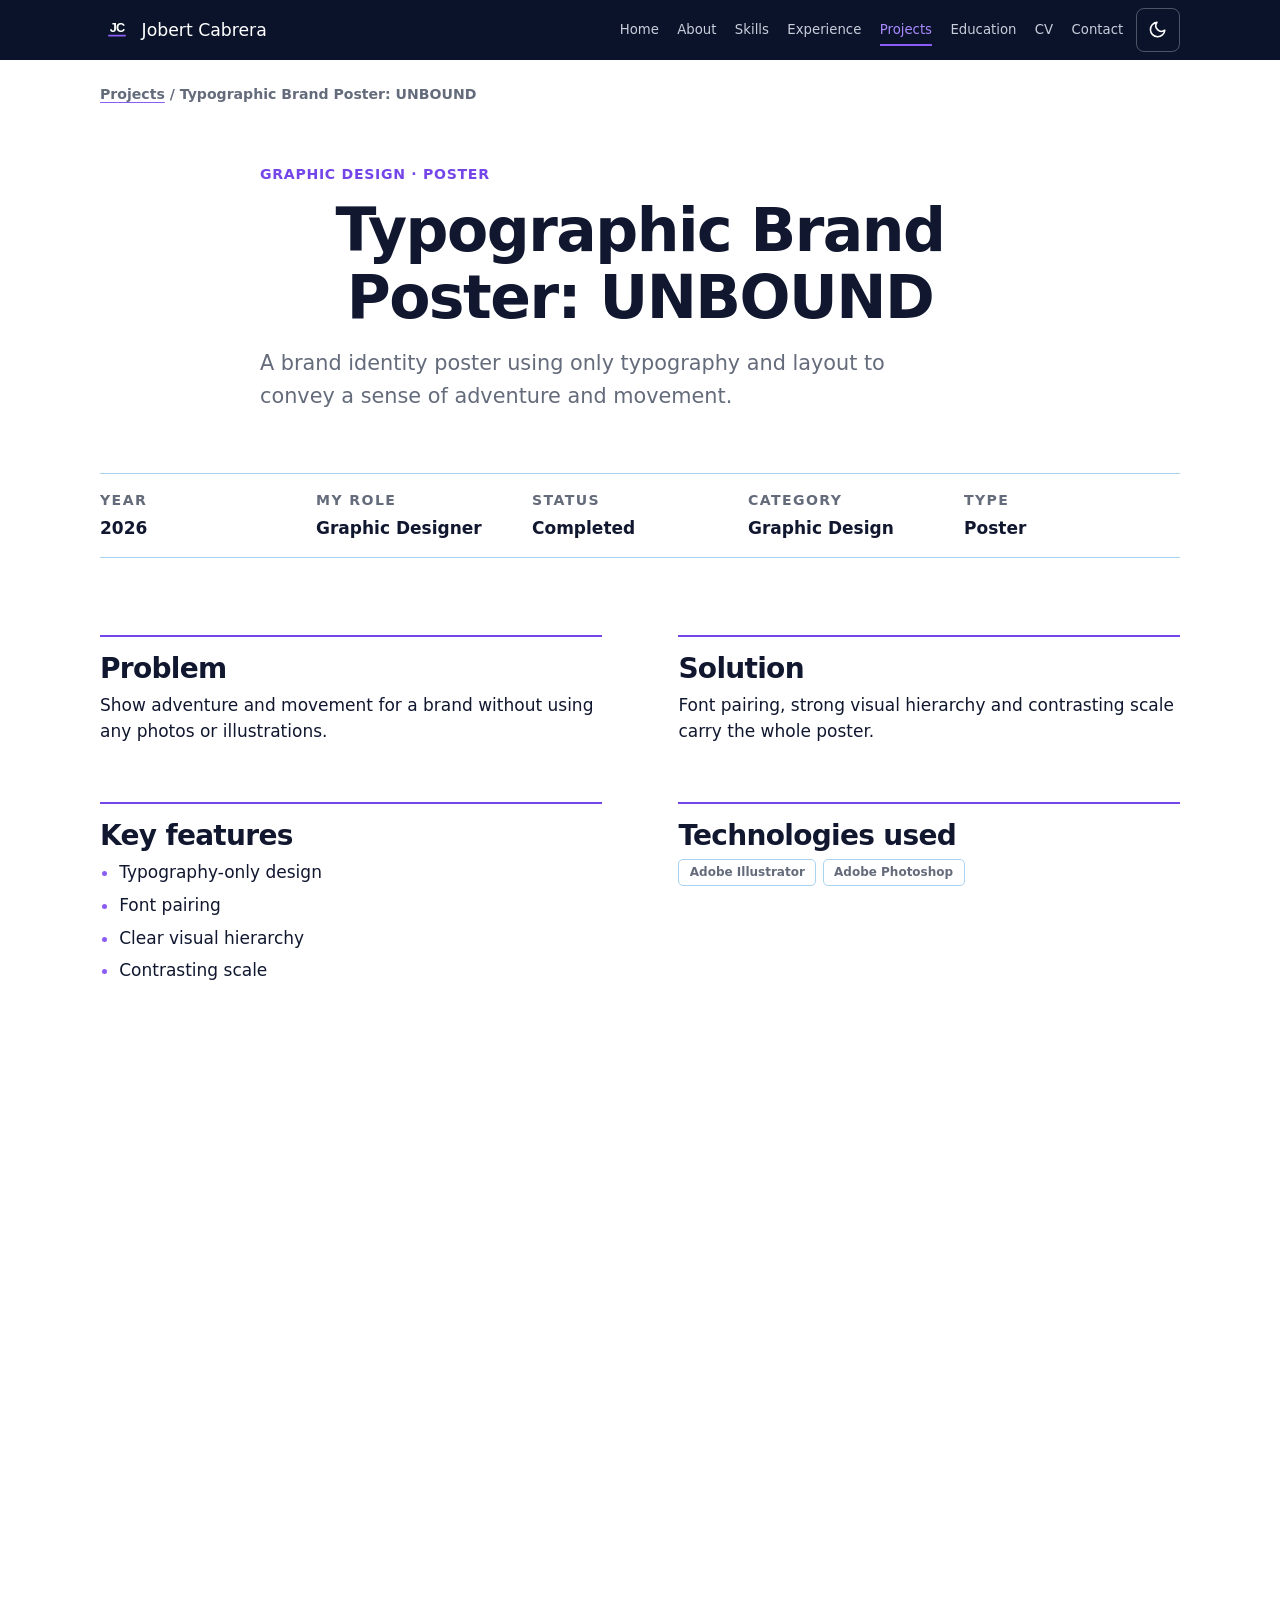
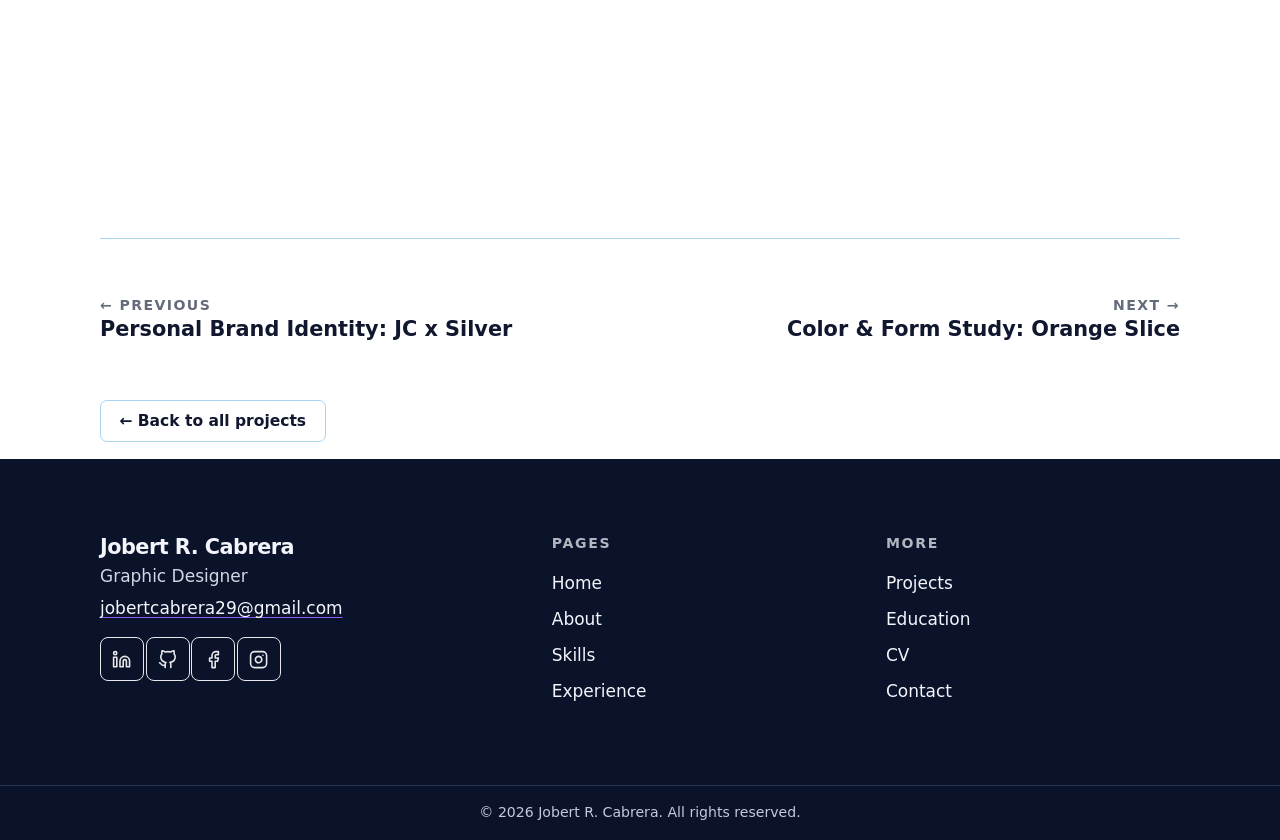
<file: projects/unbound/index.html>
<!DOCTYPE html>
<html lang="en">
<head>
<meta charset="utf-8">
<meta name="viewport" content="width=device-width, initial-scale=1">
<title>Typographic Brand Poster: UNBOUND | Jobert Cabrera</title>
<meta name="description" content="A brand identity poster using only typography and layout to convey a sense of adventure and movement.">
<meta name="author" content="Jobert R. Cabrera">
<link rel="canonical" href="https://jobertcabrera.vercel.app/projects/unbound/">
<meta property="og:type" content="website">
<meta property="og:site_name" content="Jobert Cabrera Portfolio">
<meta property="og:title" content="Typographic Brand Poster: UNBOUND | Jobert Cabrera">
<meta property="og:description" content="A brand identity poster using only typography and layout to convey a sense of adventure and movement.">
<meta property="og:url" content="https://jobertcabrera.vercel.app/projects/unbound/">
<meta property="og:image" content="https://jobertcabrera.vercel.app/assets/og-image.jpg">
<meta property="og:image:width" content="1200">
<meta property="og:image:height" content="630">
<meta property="og:image:alt" content="Jobert Cabrera, graphic designer, with a selection of brand and campaign artwork">
<meta name="twitter:card" content="summary_large_image">
<meta http-equiv="Content-Security-Policy" content="default-src 'self'; script-src 'self'; style-src 'self' https://fonts.googleapis.com; font-src https://fonts.gstatic.com; img-src 'self' data:; connect-src 'self' https://formspree.io; form-action https://formspree.io; object-src 'none'; base-uri 'self';">
<link rel="icon" type="image/svg+xml" href="../../favicon.svg">
<script src="../../js/theme-init.js"></script>
<link rel="preconnect" href="https://fonts.googleapis.com">
<link rel="preconnect" href="https://fonts.gstatic.com" crossorigin>
<link rel="stylesheet" href="https://fonts.googleapis.com/css2?family=Fraunces:ital,wght@0,400;0,600;1,400&family=Hanken+Grotesk:wght@400;500;600;700&display=swap">
<link rel="stylesheet" href="../../css/style.css">
</head>
<body data-root="../../" data-page="projects">
<a class="skip-link" href="#main">Skip to content</a>
<header id="site-header"><noscript><p class="container"><a href="../../index.html">Home</a> · <a href="../../projects.html">Projects</a> · <a href="../../contact.html">Contact</a></p></noscript></header>
<main id="main">
<div class="container">
  <article id="project-detail" data-id="unbound"><noscript><p>Please enable JavaScript to view this project, or return to the <a href="../../projects.html">Projects page</a>.</p></noscript></article>
</div>
</main>
<footer id="site-footer"></footer>
<script src="../../data/projects-data.js" defer></script>
<script src="../../js/site.js" defer></script>
<script src="../../js/projects.js" defer></script>
</body>
</html>
</file>
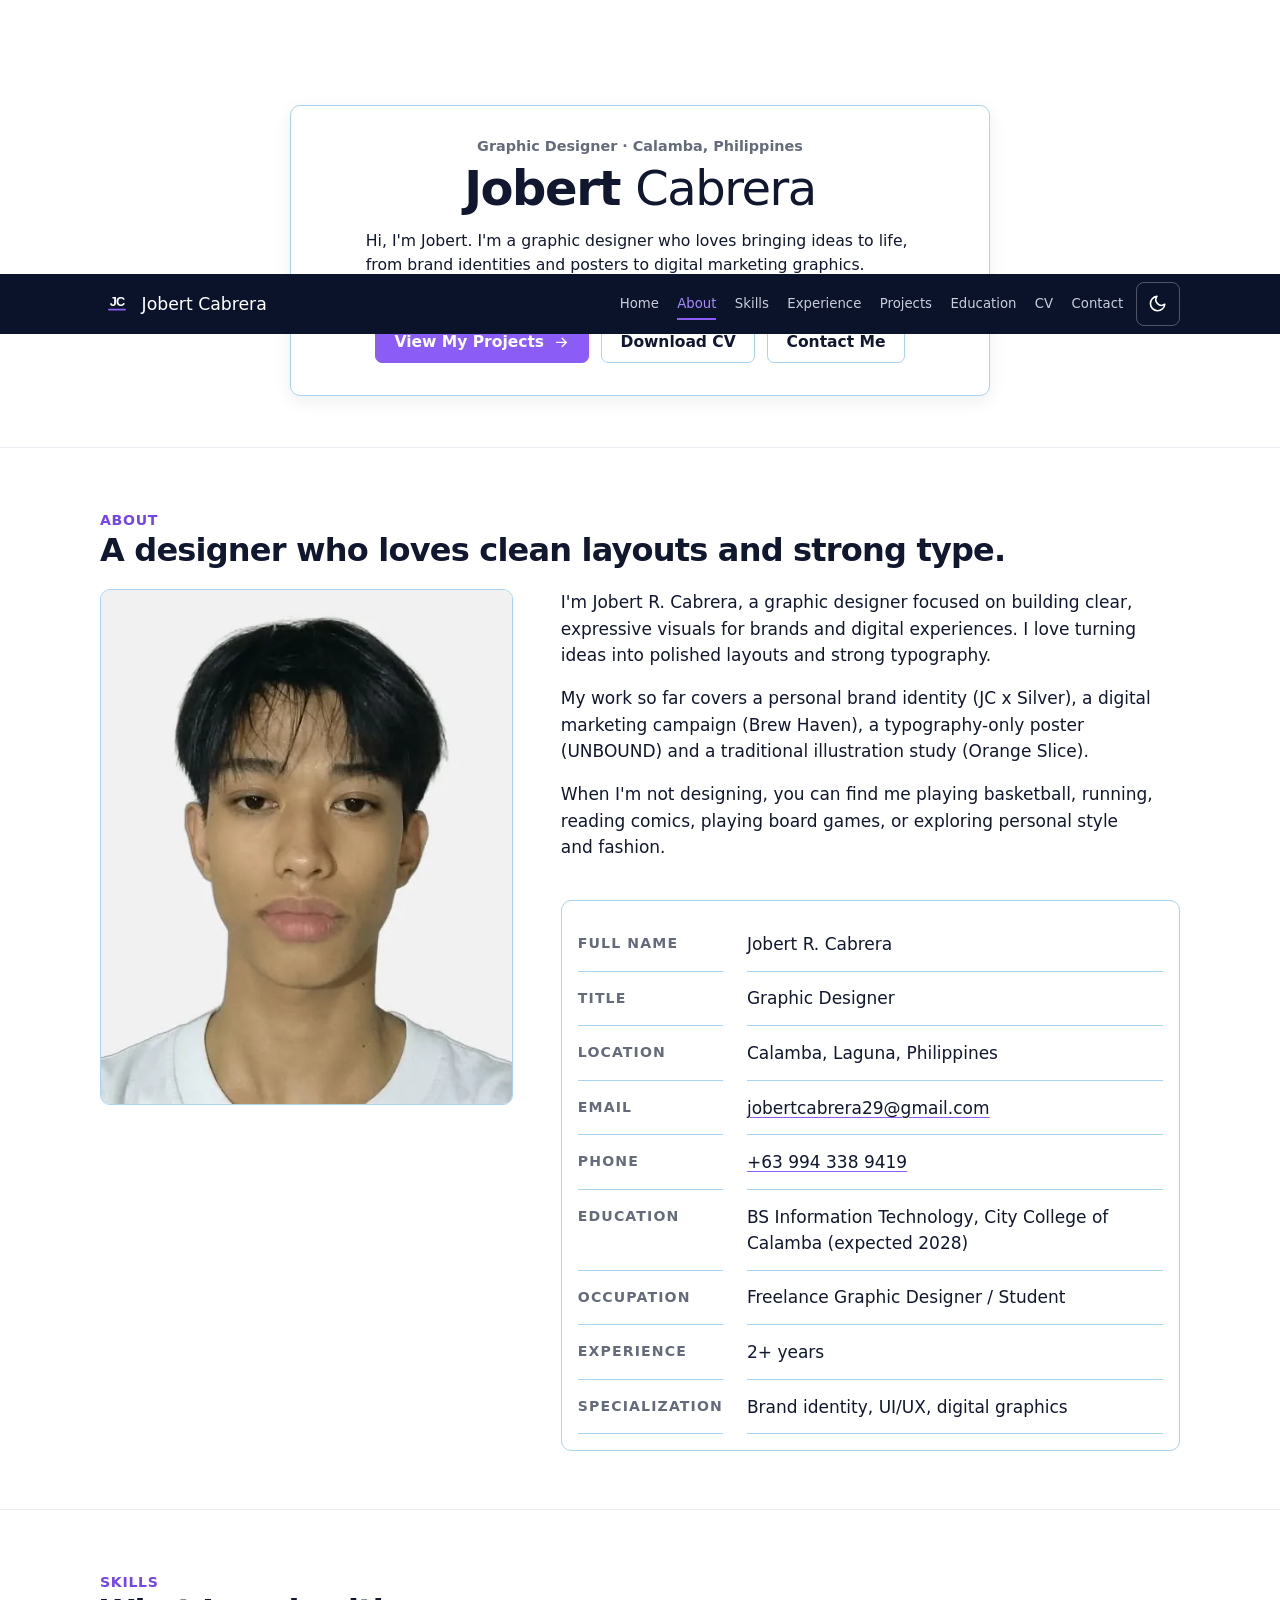
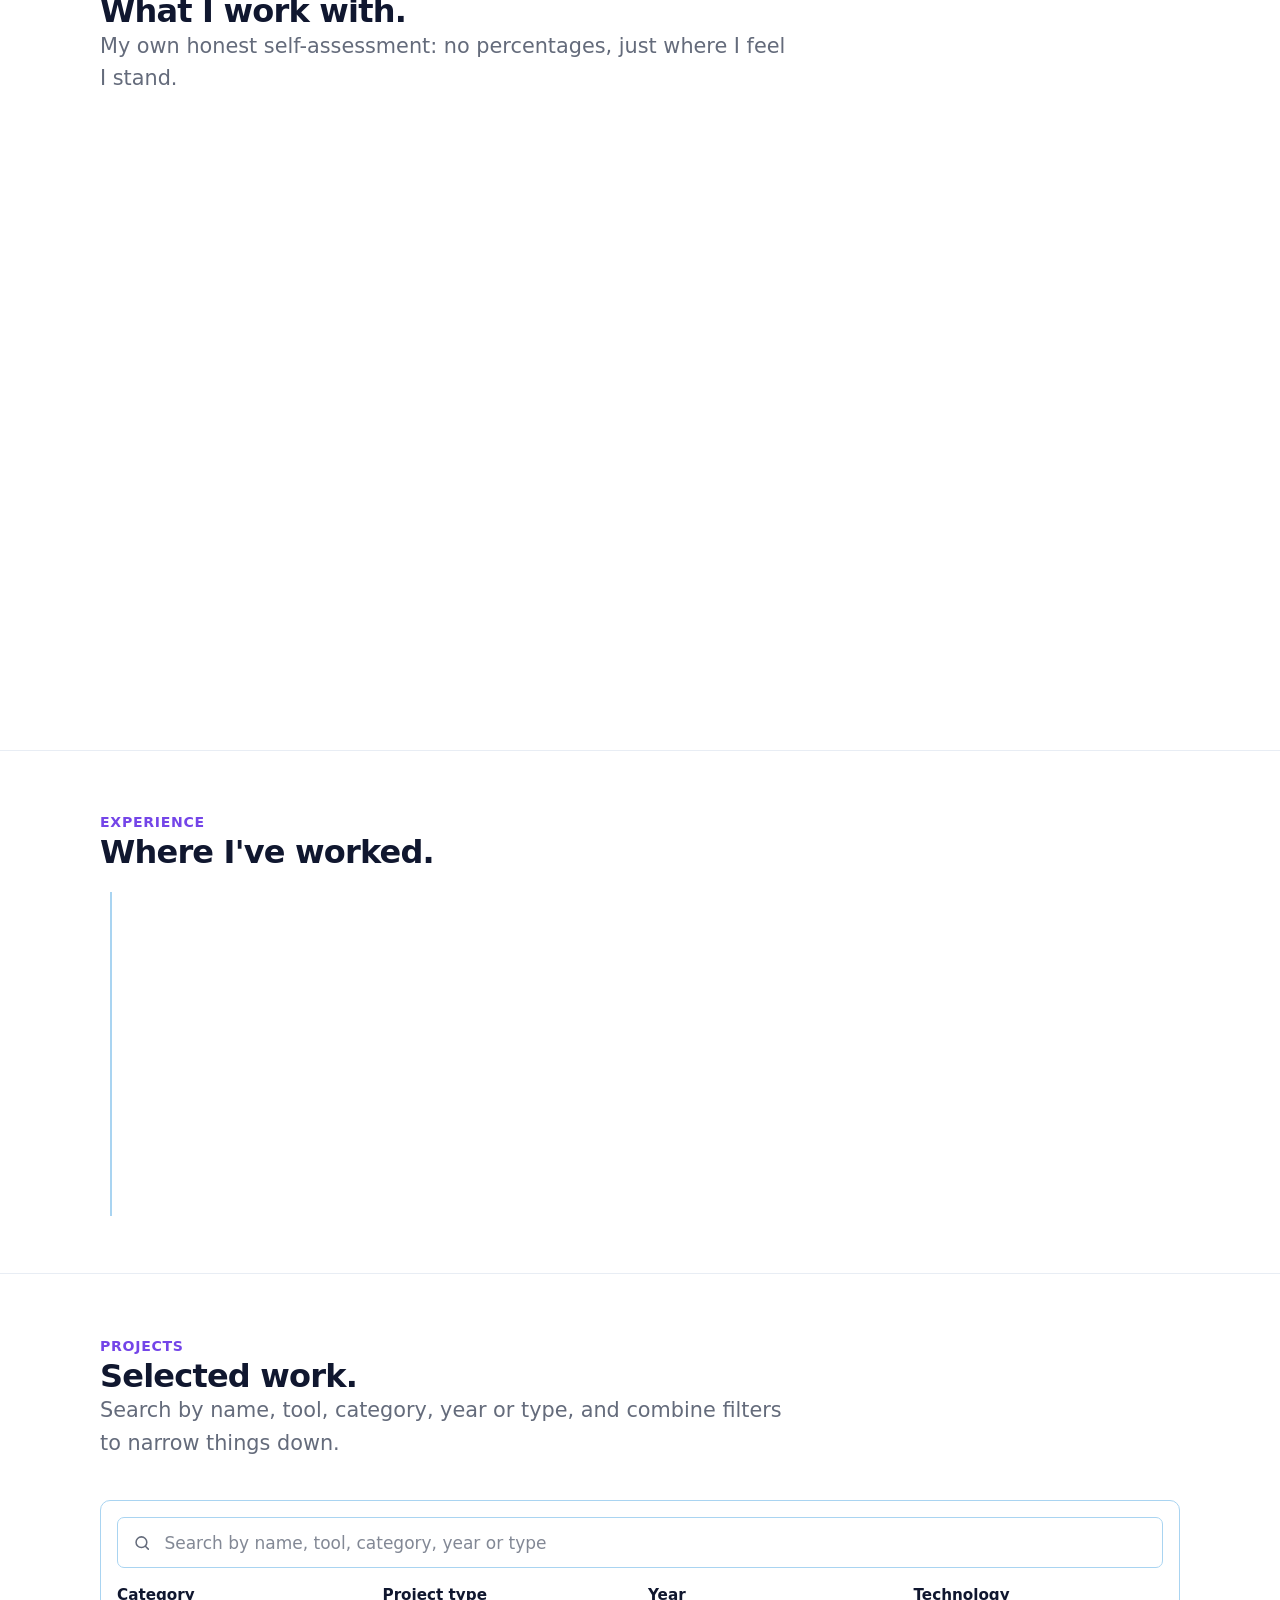
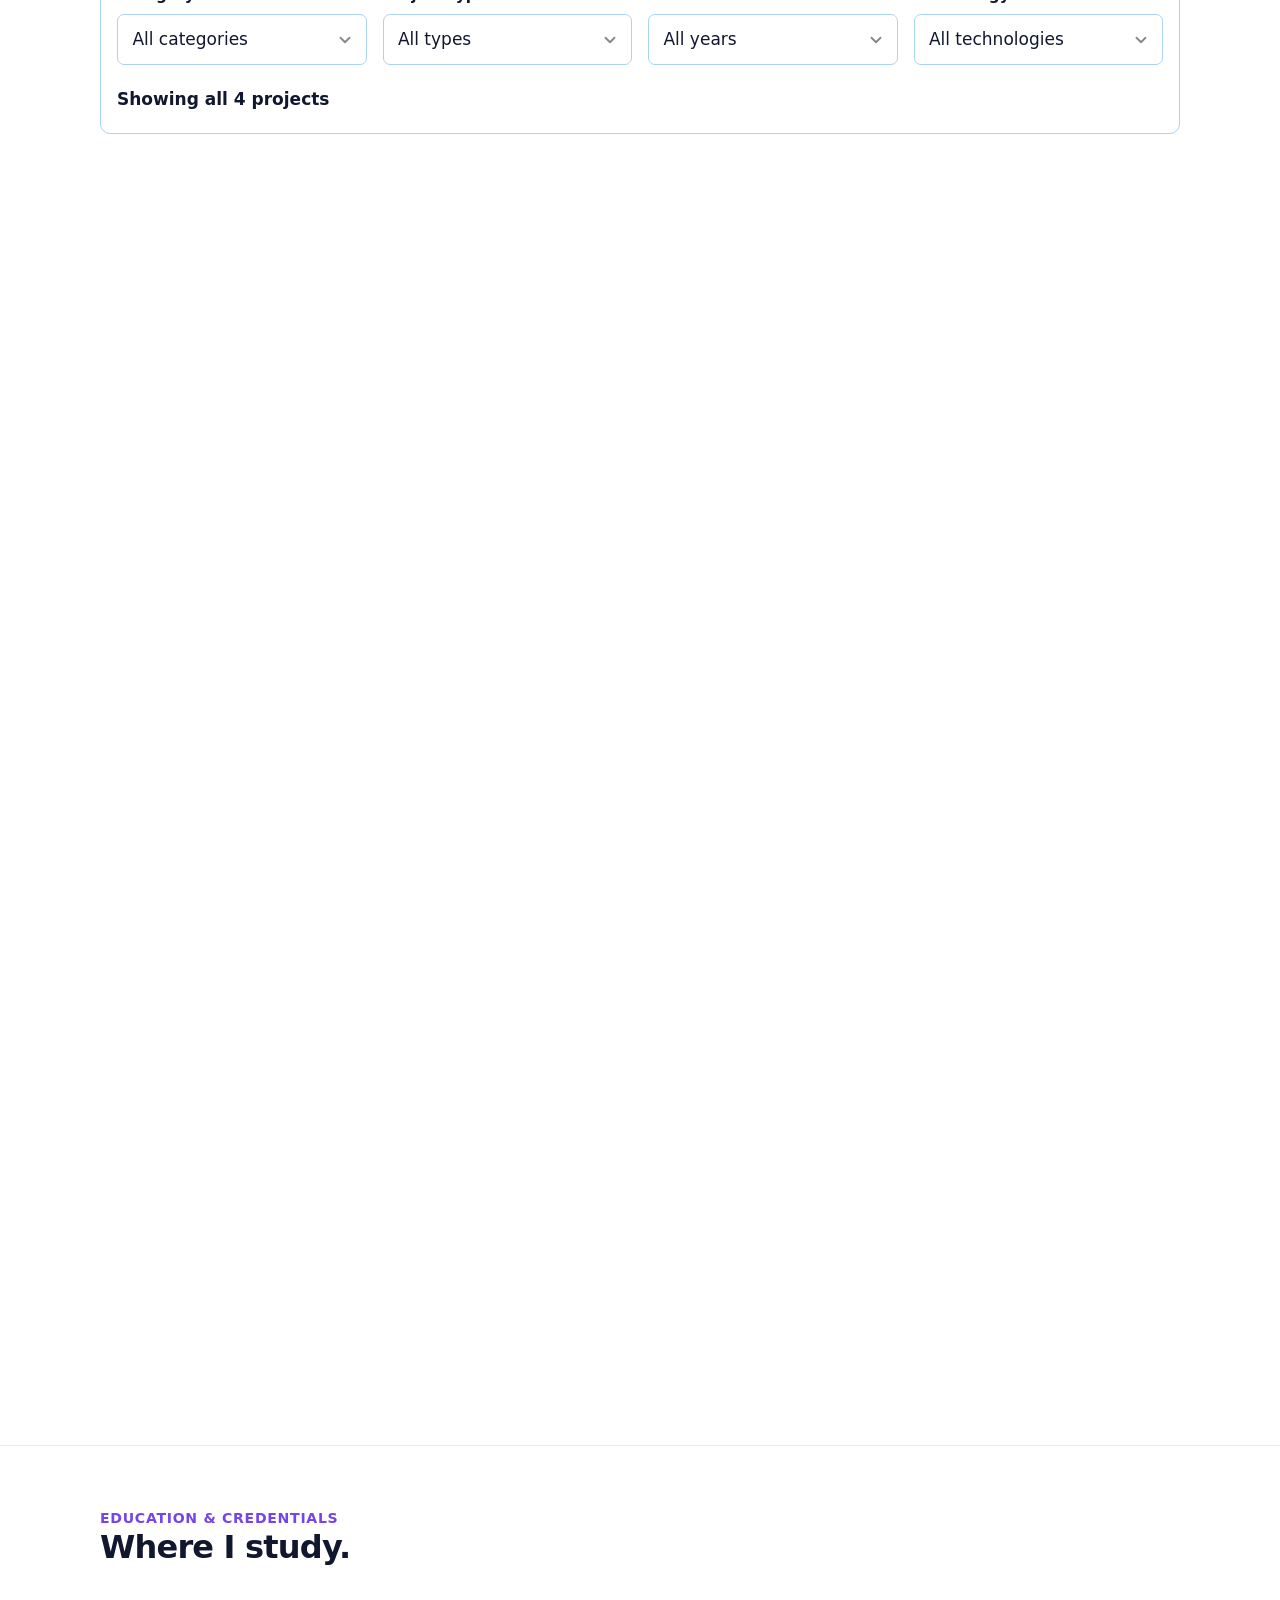
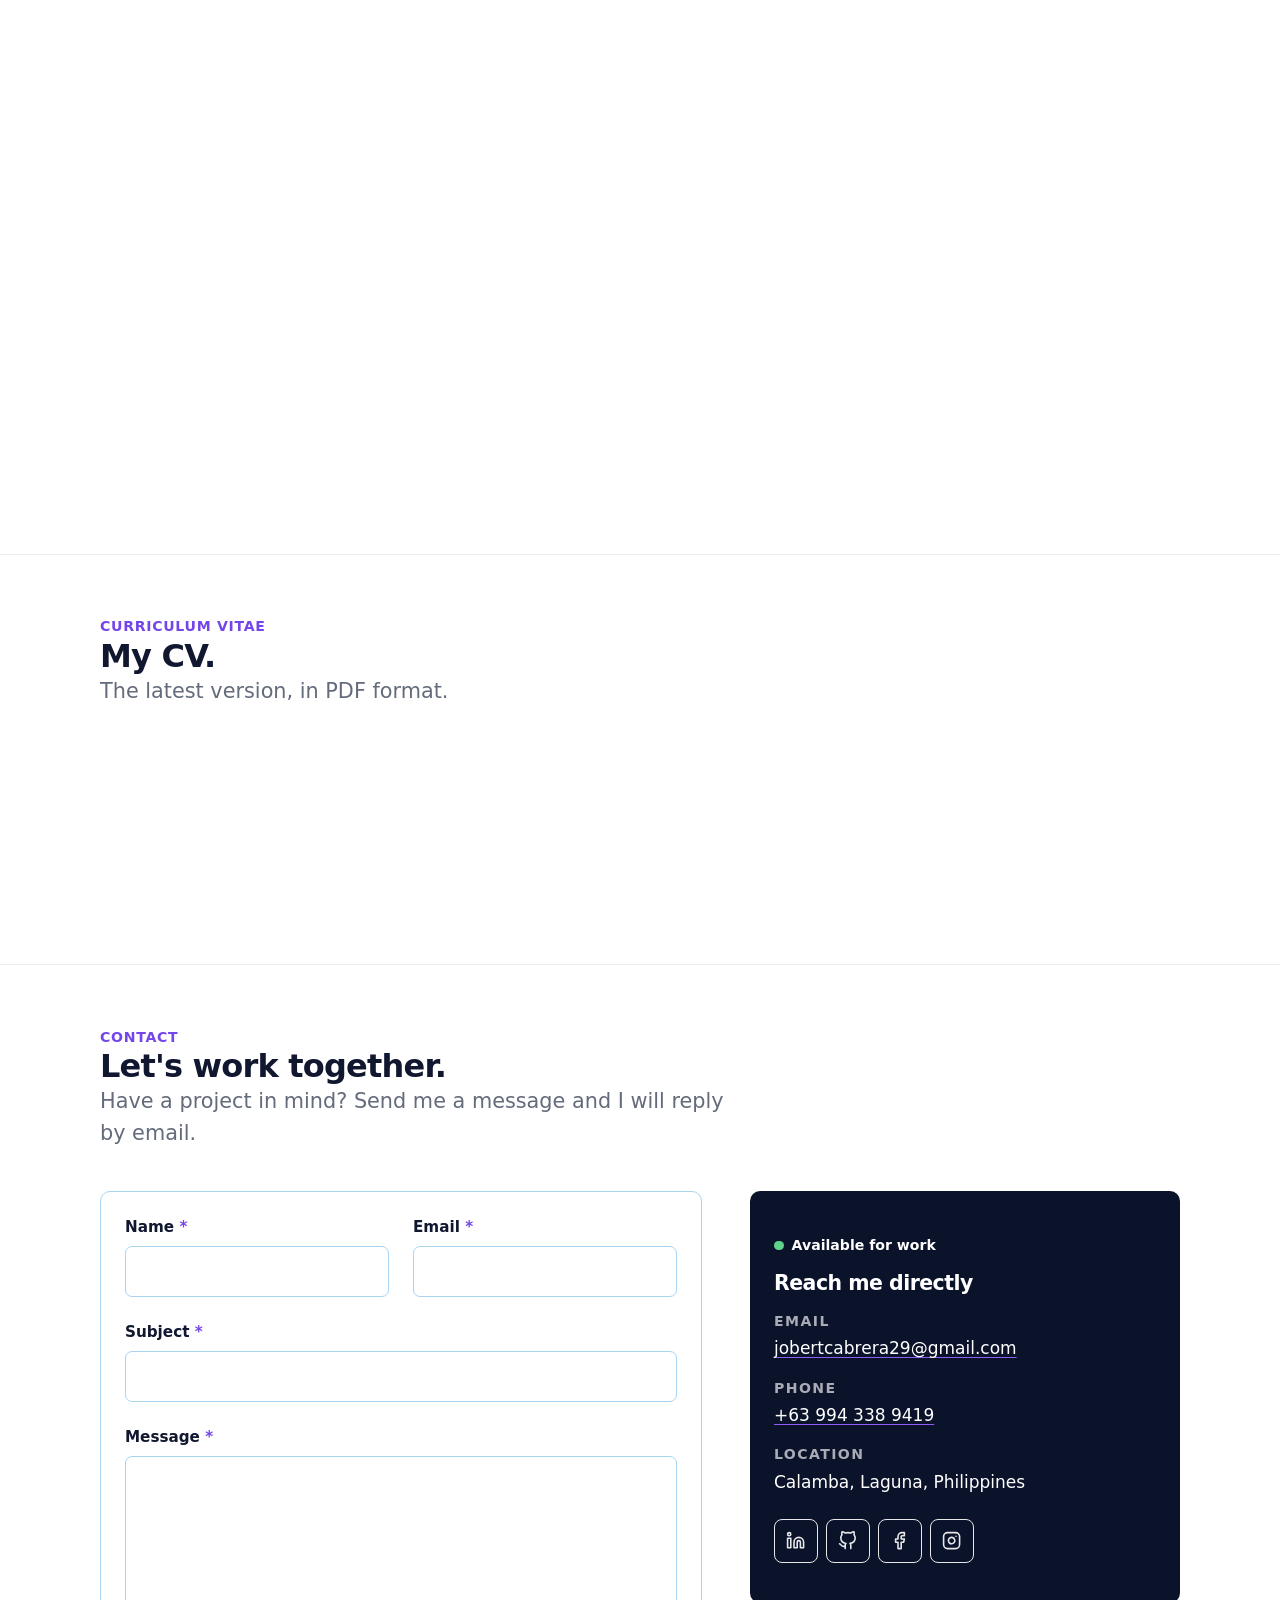
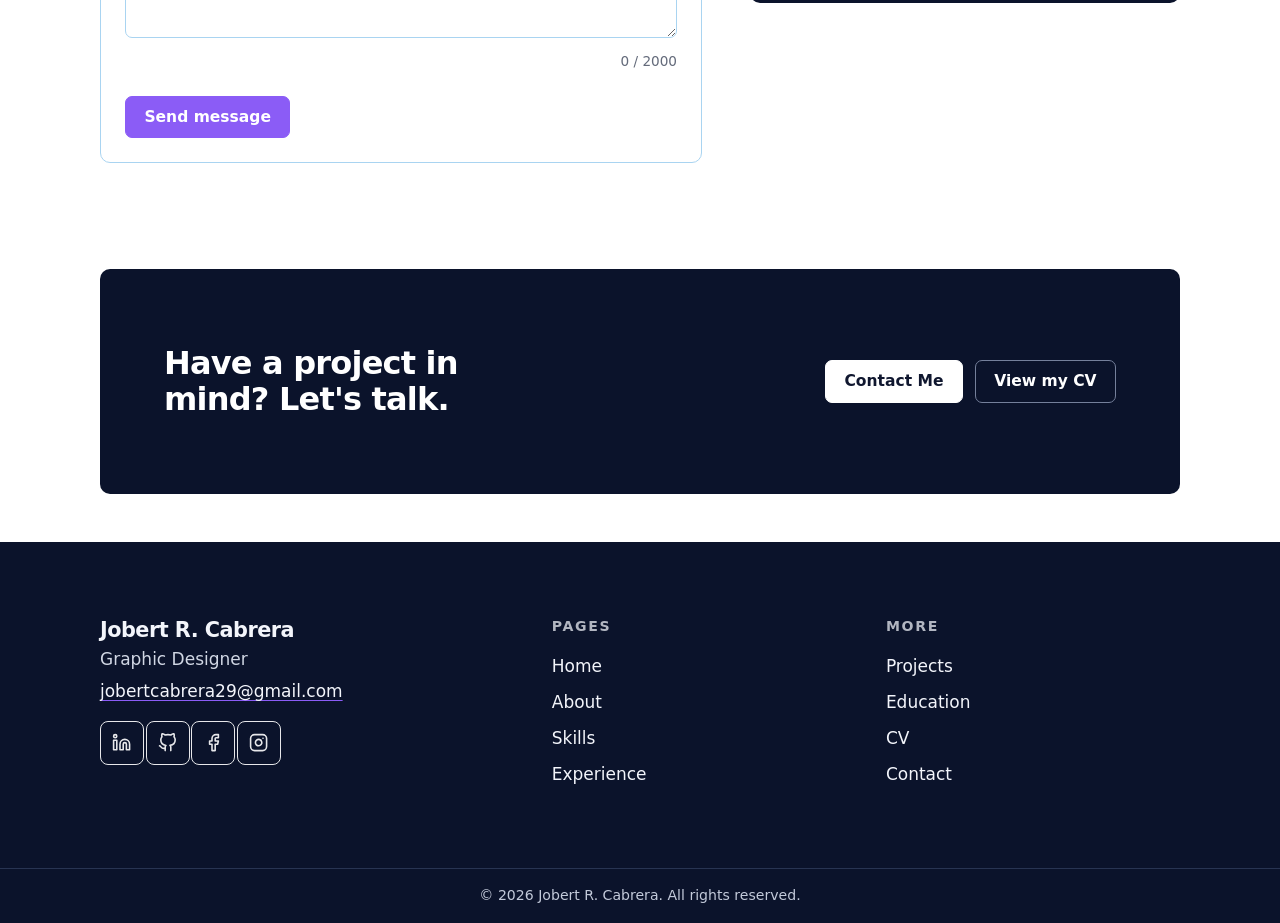
<file: about.html>
<!DOCTYPE html>
<html lang="en">
<head>
<meta charset="utf-8">
<meta name="viewport" content="width=device-width, initial-scale=1">
<meta name="robots" content="noindex,follow">
<meta http-equiv="refresh" content="0; url=index.html#about">
<link rel="canonical" href="https://jobertcabrera.vercel.app/#about">
<title>About | Jobert Cabrera</title>
</head>
<body>
<p>Taking you to the <a href="index.html#about">About section</a> of Jobert Cabrera's portfolio…</p>
</body>
</html>
</file>
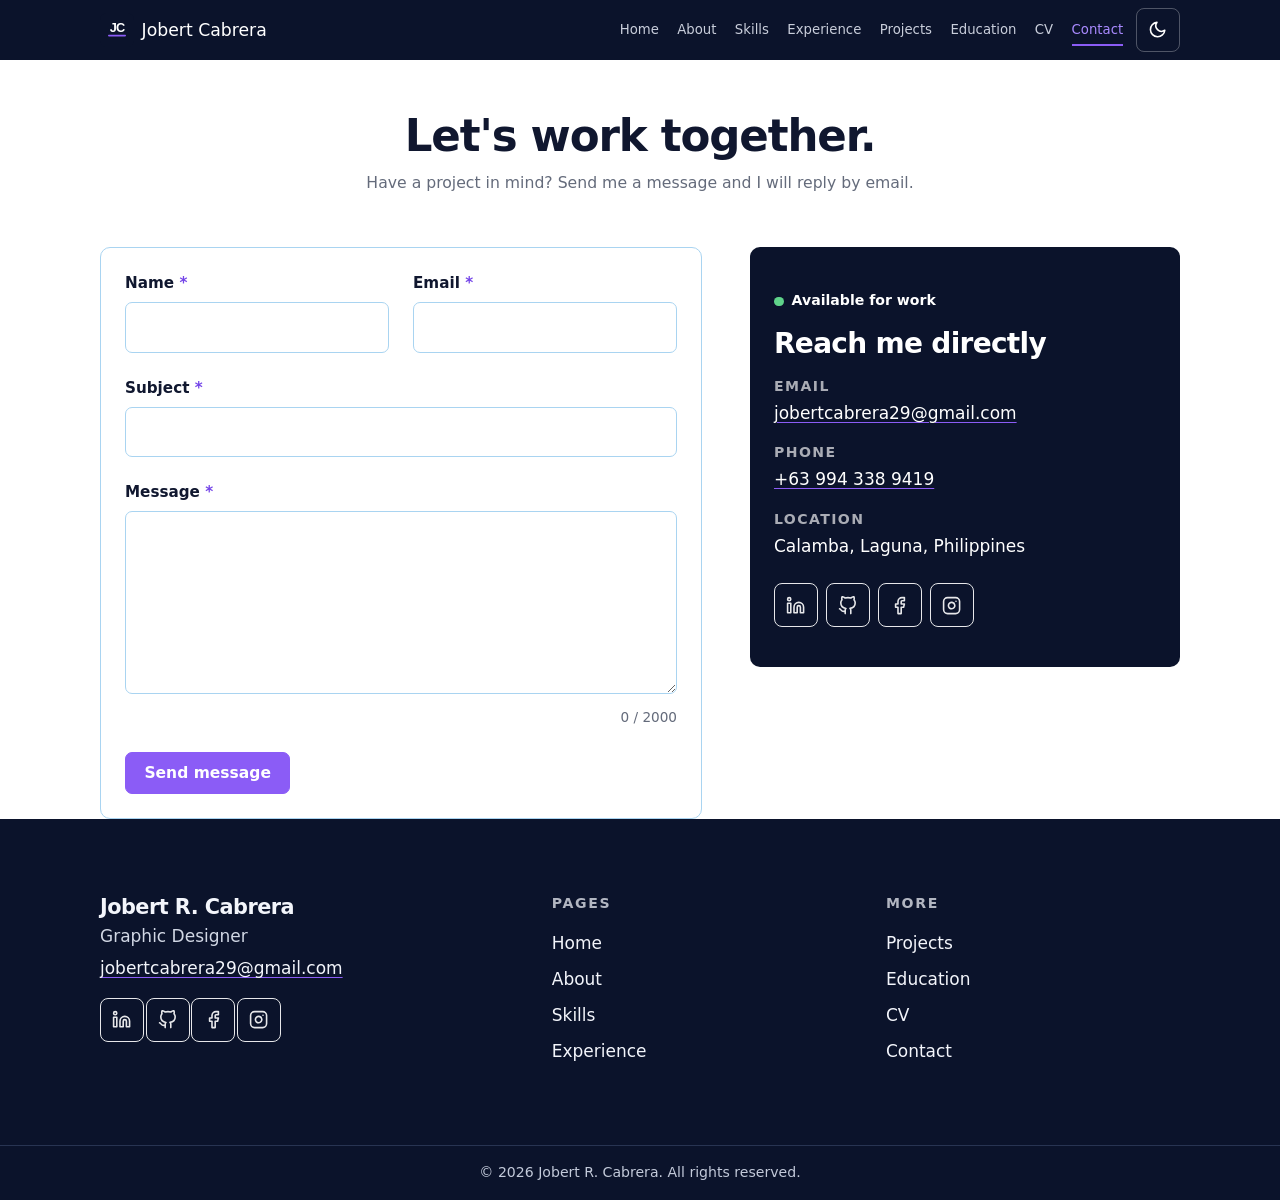
<file: contact.html>
<!DOCTYPE html>
<html lang="en">
<head>
<meta charset="utf-8">
<meta name="viewport" content="width=device-width, initial-scale=1">
<title>Contact | Jobert Cabrera, Graphic Designer</title>
<meta name="description" content="Contact Jobert Cabrera, graphic designer from Calamba, Philippines, for design projects and collaborations.">
<meta name="author" content="Jobert R. Cabrera">
<link rel="canonical" href="https://YOUR-USERNAME.github.io/Web_Portfolio/contact">
<meta property="og:type" content="website">
<meta property="og:site_name" content="Jobert Cabrera Portfolio">
<meta property="og:title" content="Contact | Jobert Cabrera, Graphic Designer">
<meta property="og:description" content="Contact Jobert Cabrera, graphic designer from Calamba, Philippines, for design projects and collaborations.">
<meta property="og:url" content="https://YOUR-USERNAME.github.io/Web_Portfolio/contact">
<meta property="og:image" content="https://YOUR-USERNAME.github.io/Web_Portfolio/assets/og-image.jpg">
<meta property="og:image:width" content="1200">
<meta property="og:image:height" content="630">
<meta property="og:image:alt" content="Jobert Cabrera, graphic designer, with a selection of brand and campaign artwork">
<meta name="twitter:card" content="summary_large_image">
<meta http-equiv="Content-Security-Policy" content="default-src 'self'; script-src 'self'; style-src 'self' https://fonts.googleapis.com; font-src https://fonts.gstatic.com; img-src 'self' data:; connect-src 'self' https://formspree.io; form-action https://formspree.io; object-src 'none'; base-uri 'self';">
<link rel="icon" type="image/svg+xml" href="favicon.svg">
<script src="js/theme-init.js"></script>
<link rel="preconnect" href="https://fonts.googleapis.com">
<link rel="preconnect" href="https://fonts.gstatic.com" crossorigin>
<link rel="stylesheet" href="https://fonts.googleapis.com/css2?family=Fraunces:ital,wght@0,400;0,600;1,400&family=Hanken+Grotesk:wght@400;500;600;700&display=swap">
<link rel="stylesheet" href="css/style.css">
</head>
<body data-root="" data-page="contact">
<a class="skip-link" href="#main">Skip to content</a>
<header id="site-header"><noscript><p class="container"><a href="index.html">Home</a> · <a href="projects.html">Projects</a> · <a href="contact.html">Contact</a></p></noscript></header>
<main id="main">
<div class="container">
  <header class="page-head">
    <p class="kicker">Contact</p>
    <h1>Let's work together.</h1>
    <p class="lede">Have a project in mind? Send me a message and I will reply by email.</p>
  </header>
</div>
<section class="container">
  <div class="contact-grid">
    <form class="form" id="contact-form" action="https://formspree.io/f/xgaaayvg" method="POST" novalidate>
      <div class="form__row">
        <div class="field"><label for="name">Name <span class="req" aria-hidden="true">*</span></label><input type="text" id="name" name="name" autocomplete="name" required aria-required="true" aria-describedby="error-name" maxlength="100"><p class="field__error" id="error-name"></p></div>
        <div class="field"><label for="email">Email <span class="req" aria-hidden="true">*</span></label><input type="email" id="email" name="email" autocomplete="email" required aria-required="true" aria-describedby="error-email" maxlength="254"><p class="field__error" id="error-email"></p></div>
      </div>
      <div class="field"><label for="subject">Subject <span class="req" aria-hidden="true">*</span></label><input type="text" id="subject" name="subject" required aria-required="true" aria-describedby="error-subject" maxlength="150"><p class="field__error" id="error-subject"></p></div>
      <div class="field"><label for="message">Message <span class="req" aria-hidden="true">*</span></label><textarea id="message" name="message" rows="6" required aria-required="true" aria-describedby="error-message message-count" maxlength="2000"></textarea><p class="field__error" id="error-message"></p><p class="field__hint" id="message-count">0 / 2000</p></div>
      <div class="hp" aria-hidden="true"><label>Leave this field empty <input type="text" name="_gotcha" tabindex="-1" autocomplete="off"></label></div>
      <div><button type="submit" class="btn btn--primary">Send message</button></div>
      <div class="form-status" id="form-status" role="status" aria-live="polite" hidden></div>
    </form>
    <aside class="info-panel" aria-labelledby="direct-h">
      <p class="status-pill">Available for work</p>
      <h2 id="direct-h">Reach me directly</h2>
      <dl>
        <dt>Email</dt><dd data-site="email"></dd>
        <dt>Phone</dt><dd data-site="phone"></dd>
        <dt>Location</dt><dd data-site="location">Calamba, Laguna, Philippines</dd>
      </dl>
      <div data-socials></div>
    </aside>
  </div>
</section>
</main>
<footer id="site-footer"></footer>
<script src="js/site.js" defer></script>
<script src="js/contact.js" defer></script>
</body>
</html>
</file>
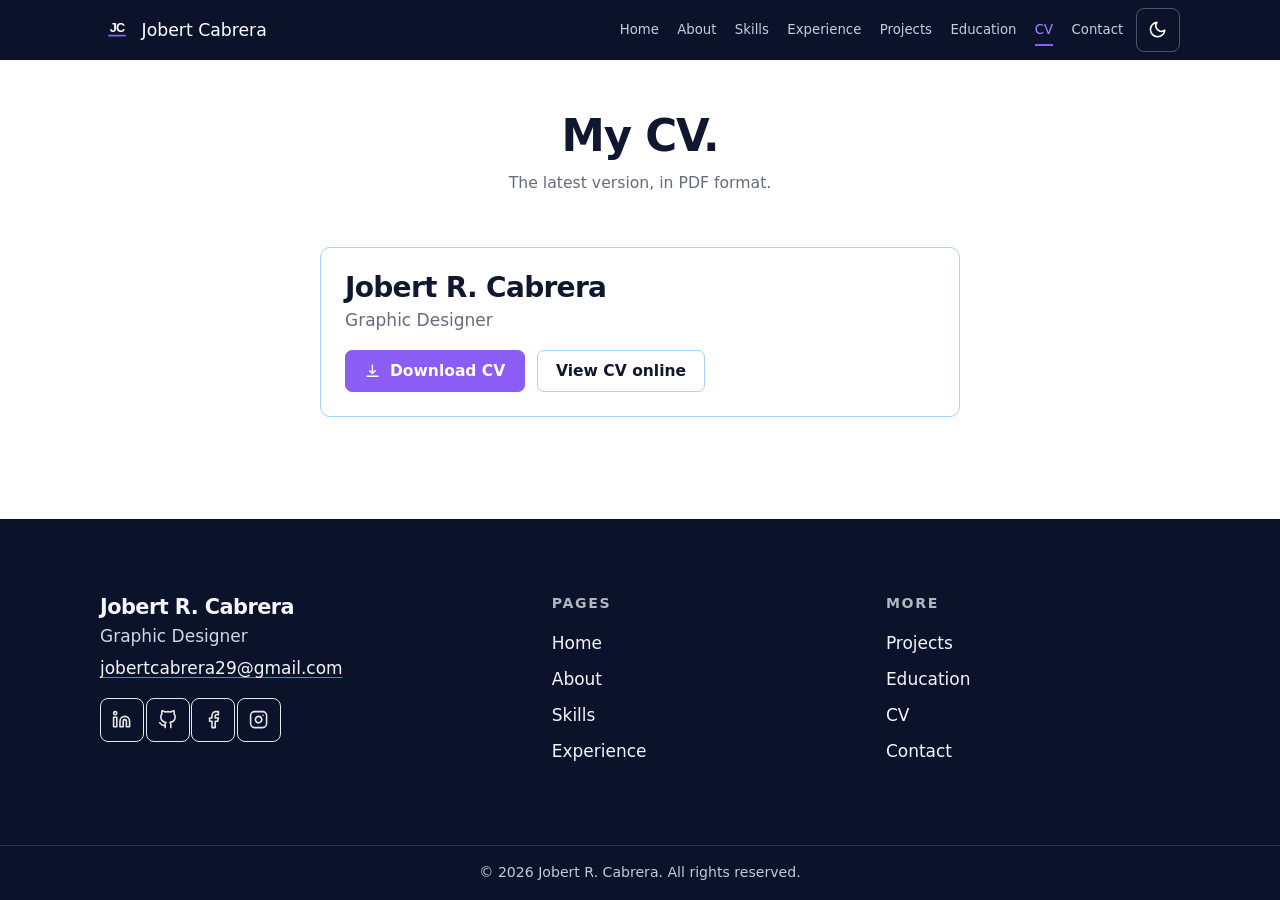
<file: cv.html>
<!DOCTYPE html>
<html lang="en">
<head>
<meta charset="utf-8">
<meta name="viewport" content="width=device-width, initial-scale=1">
<title>CV | Jobert Cabrera, Graphic Designer</title>
<meta name="description" content="View or download the latest CV of Jobert Cabrera, graphic designer, in PDF format.">
<meta name="author" content="Jobert R. Cabrera">
<link rel="canonical" href="https://YOUR-USERNAME.github.io/Web_Portfolio/cv">
<meta property="og:type" content="website">
<meta property="og:site_name" content="Jobert Cabrera Portfolio">
<meta property="og:title" content="CV | Jobert Cabrera, Graphic Designer">
<meta property="og:description" content="View or download the latest CV of Jobert Cabrera, graphic designer, in PDF format.">
<meta property="og:url" content="https://YOUR-USERNAME.github.io/Web_Portfolio/cv">
<meta property="og:image" content="https://YOUR-USERNAME.github.io/Web_Portfolio/assets/og-image.jpg">
<meta property="og:image:width" content="1200">
<meta property="og:image:height" content="630">
<meta property="og:image:alt" content="Jobert Cabrera, graphic designer, with a selection of brand and campaign artwork">
<meta name="twitter:card" content="summary_large_image">
<meta http-equiv="Content-Security-Policy" content="default-src 'self'; script-src 'self'; style-src 'self' https://fonts.googleapis.com; font-src https://fonts.gstatic.com; img-src 'self' data:; connect-src 'self' https://formspree.io; form-action https://formspree.io; object-src 'none'; base-uri 'self';">
<link rel="icon" type="image/svg+xml" href="favicon.svg">
<script src="js/theme-init.js"></script>
<link rel="preconnect" href="https://fonts.googleapis.com">
<link rel="preconnect" href="https://fonts.gstatic.com" crossorigin>
<link rel="stylesheet" href="https://fonts.googleapis.com/css2?family=Fraunces:ital,wght@0,400;0,600;1,400&family=Hanken+Grotesk:wght@400;500;600;700&display=swap">
<link rel="stylesheet" href="css/style.css">
</head>
<body data-root="" data-page="cv">
<a class="skip-link" href="#main">Skip to content</a>
<header id="site-header"><noscript><p class="container"><a href="index.html">Home</a> · <a href="projects.html">Projects</a> · <a href="contact.html">Contact</a></p></noscript></header>
<main id="main">
<div class="container">
  <header class="page-head">
    <p class="kicker">Curriculum vitae</p>
    <h1>My CV.</h1>
    <p class="lede">The latest version, in PDF format.</p>
  </header>
</div>
<section class="container">
  <div class="card cv-card reveal">
    <h2>Jobert R. Cabrera</h2>
    <p class="timeline__org">Graphic Designer</p>
    <div class="btn-row">
      <a class="btn btn--primary" data-cv="download" href="assets/CV.pdf" download="Jobert_Cabrera_CV.pdf"><svg viewBox="0 0 24 24" fill="none" stroke="currentColor" stroke-width="2" stroke-linecap="round" stroke-linejoin="round" aria-hidden="true"><path d="M12 3v12m0 0-4-4m4 4 4-4M4 19h16"/></svg> Download CV</a>
      <a class="btn btn--ghost" data-cv="view" href="assets/CV.pdf" target="_blank" rel="noopener">View CV online</a>
    </div>
    <div class="notice" id="cv-missing" hidden>
      <p>My CV is not available to download right now. Please <a href="contact.html">contact me</a> and I will send it to you.</p>
    </div>
  </div>
</section>
</main>
<footer id="site-footer"></footer>
<script src="js/site.js" defer></script>
</body>
</html>
</file>
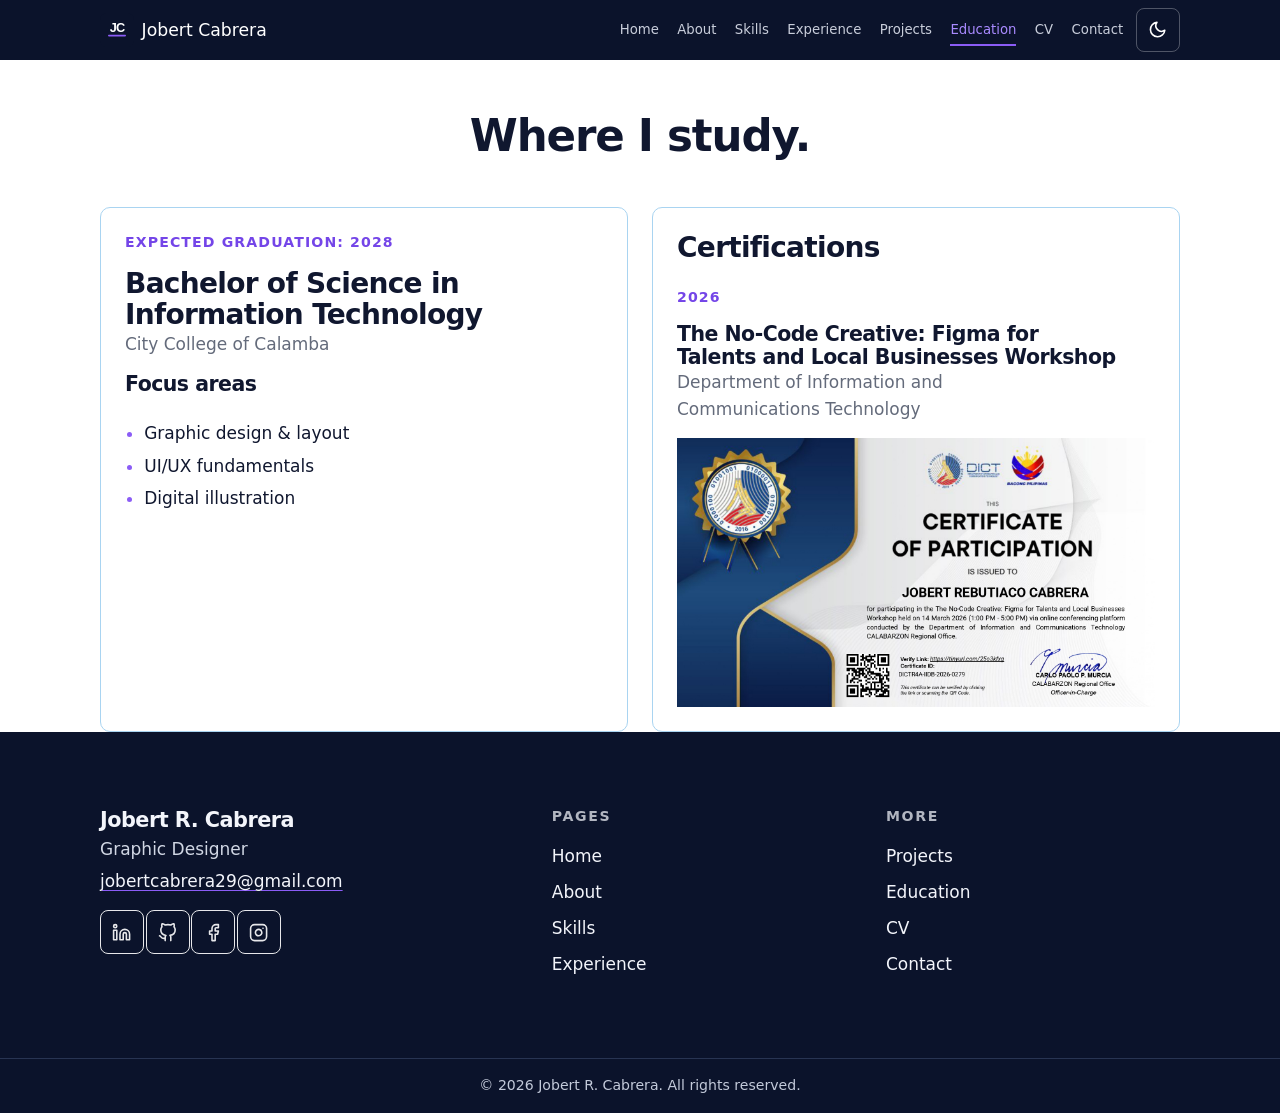
<file: education.html>
<!DOCTYPE html>
<html lang="en">
<head>
<meta charset="utf-8">
<meta name="viewport" content="width=device-width, initial-scale=1">
<title>Education &amp; Credentials | Jobert Cabrera</title>
<meta name="description" content="Education and credentials of Jobert Cabrera: BS Information Technology at City College of Calamba, expected graduation 2028.">
<meta name="author" content="Jobert R. Cabrera">
<link rel="canonical" href="https://YOUR-USERNAME.github.io/Web_Portfolio/education">
<meta property="og:type" content="website">
<meta property="og:site_name" content="Jobert Cabrera Portfolio">
<meta property="og:title" content="Education &amp; Credentials | Jobert Cabrera">
<meta property="og:description" content="Education and credentials of Jobert Cabrera: BS Information Technology at City College of Calamba, expected graduation 2028.">
<meta property="og:url" content="https://YOUR-USERNAME.github.io/Web_Portfolio/education">
<meta property="og:image" content="https://YOUR-USERNAME.github.io/Web_Portfolio/assets/og-image.jpg">
<meta property="og:image:width" content="1200">
<meta property="og:image:height" content="630">
<meta property="og:image:alt" content="Jobert Cabrera, graphic designer, with a selection of brand and campaign artwork">
<meta name="twitter:card" content="summary_large_image">
<meta http-equiv="Content-Security-Policy" content="default-src 'self'; script-src 'self'; style-src 'self' https://fonts.googleapis.com; font-src https://fonts.gstatic.com; img-src 'self' data:; connect-src 'self' https://formspree.io; form-action https://formspree.io; object-src 'none'; base-uri 'self';">
<link rel="icon" type="image/svg+xml" href="favicon.svg">
<script src="js/theme-init.js"></script>
<link rel="preconnect" href="https://fonts.googleapis.com">
<link rel="preconnect" href="https://fonts.gstatic.com" crossorigin>
<link rel="stylesheet" href="https://fonts.googleapis.com/css2?family=Fraunces:ital,wght@0,400;0,600;1,400&family=Hanken+Grotesk:wght@400;500;600;700&display=swap">
<link rel="stylesheet" href="css/style.css">
</head>
<body data-root="" data-page="education">
<a class="skip-link" href="#main">Skip to content</a>
<header id="site-header"><noscript><p class="container"><a href="index.html">Home</a> · <a href="projects.html">Projects</a> · <a href="contact.html">Contact</a></p></noscript></header>
<main id="main">
<div class="container">
  <header class="page-head">
    <p class="kicker">Education &amp; credentials</p>
    <h1>Where I study.</h1>
  </header>
</div>
<section class="container">
  <div class="card-grid">
    
    <!-- CARD 1: EDUCATION -->
    <article class="card reveal">
      <p class="date">Expected graduation: 2028</p>
      <h2>Bachelor of Science in Information Technology</h2>
      <p class="timeline__org">City College of Calamba</p>
      <h3>Focus areas</h3>
      <ul class="bullet-list mt-3">
        <li>Graphic design &amp; layout</li>
        <li>UI/UX fundamentals</li>
        <li>Digital illustration</li>
      </ul>
    </article> <!-- MISSING TAG ADDED HERE -->

    <!-- CARD 2: CERTIFICATIONS -->
    <article class="card reveal" style="display: flex; flex-direction: column;">
      <h2>Certifications</h2> <!-- TITLE ADDED BACK -->
      <p class="date mt-3">2026</p>
      <h3>The No-Code Creative: Figma for Talents and Local Businesses Workshop</h3>
      <p class="timeline__org">Department of Information and Communications Technology</p>
      
      <!-- Shows the Image version -->
      <div style="flex-grow: 1; margin-top: 1rem; border-radius: 8px; overflow: hidden; border: 1px solid var(--line); background: #fff;">
        <img src="assets/certificate.jpg" alt="Certificate of Participation" style="width: 100%; height: auto; display: block;">
      </div>

    </article>

  </div>
</section>
</main>
<footer id="site-footer"></footer>
<script src="js/site.js" defer></script>
</body>
</html>
</file>
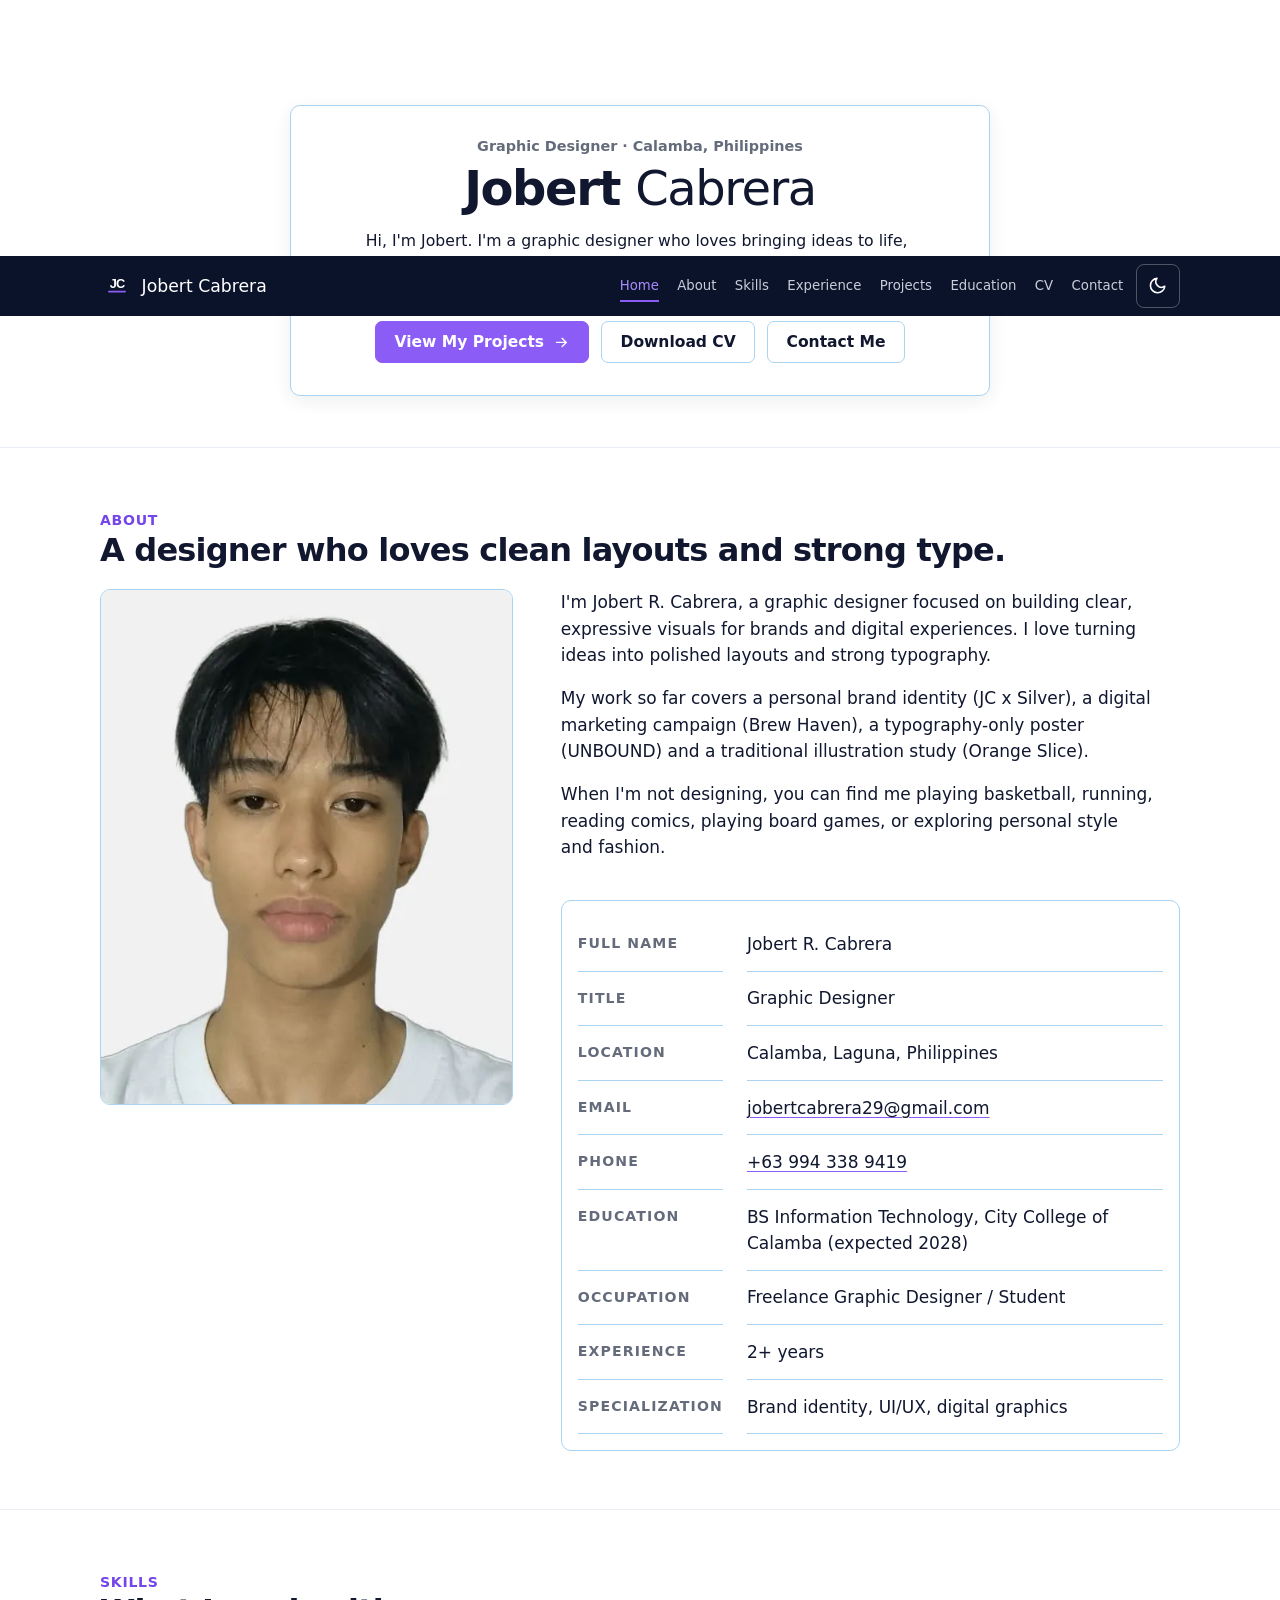
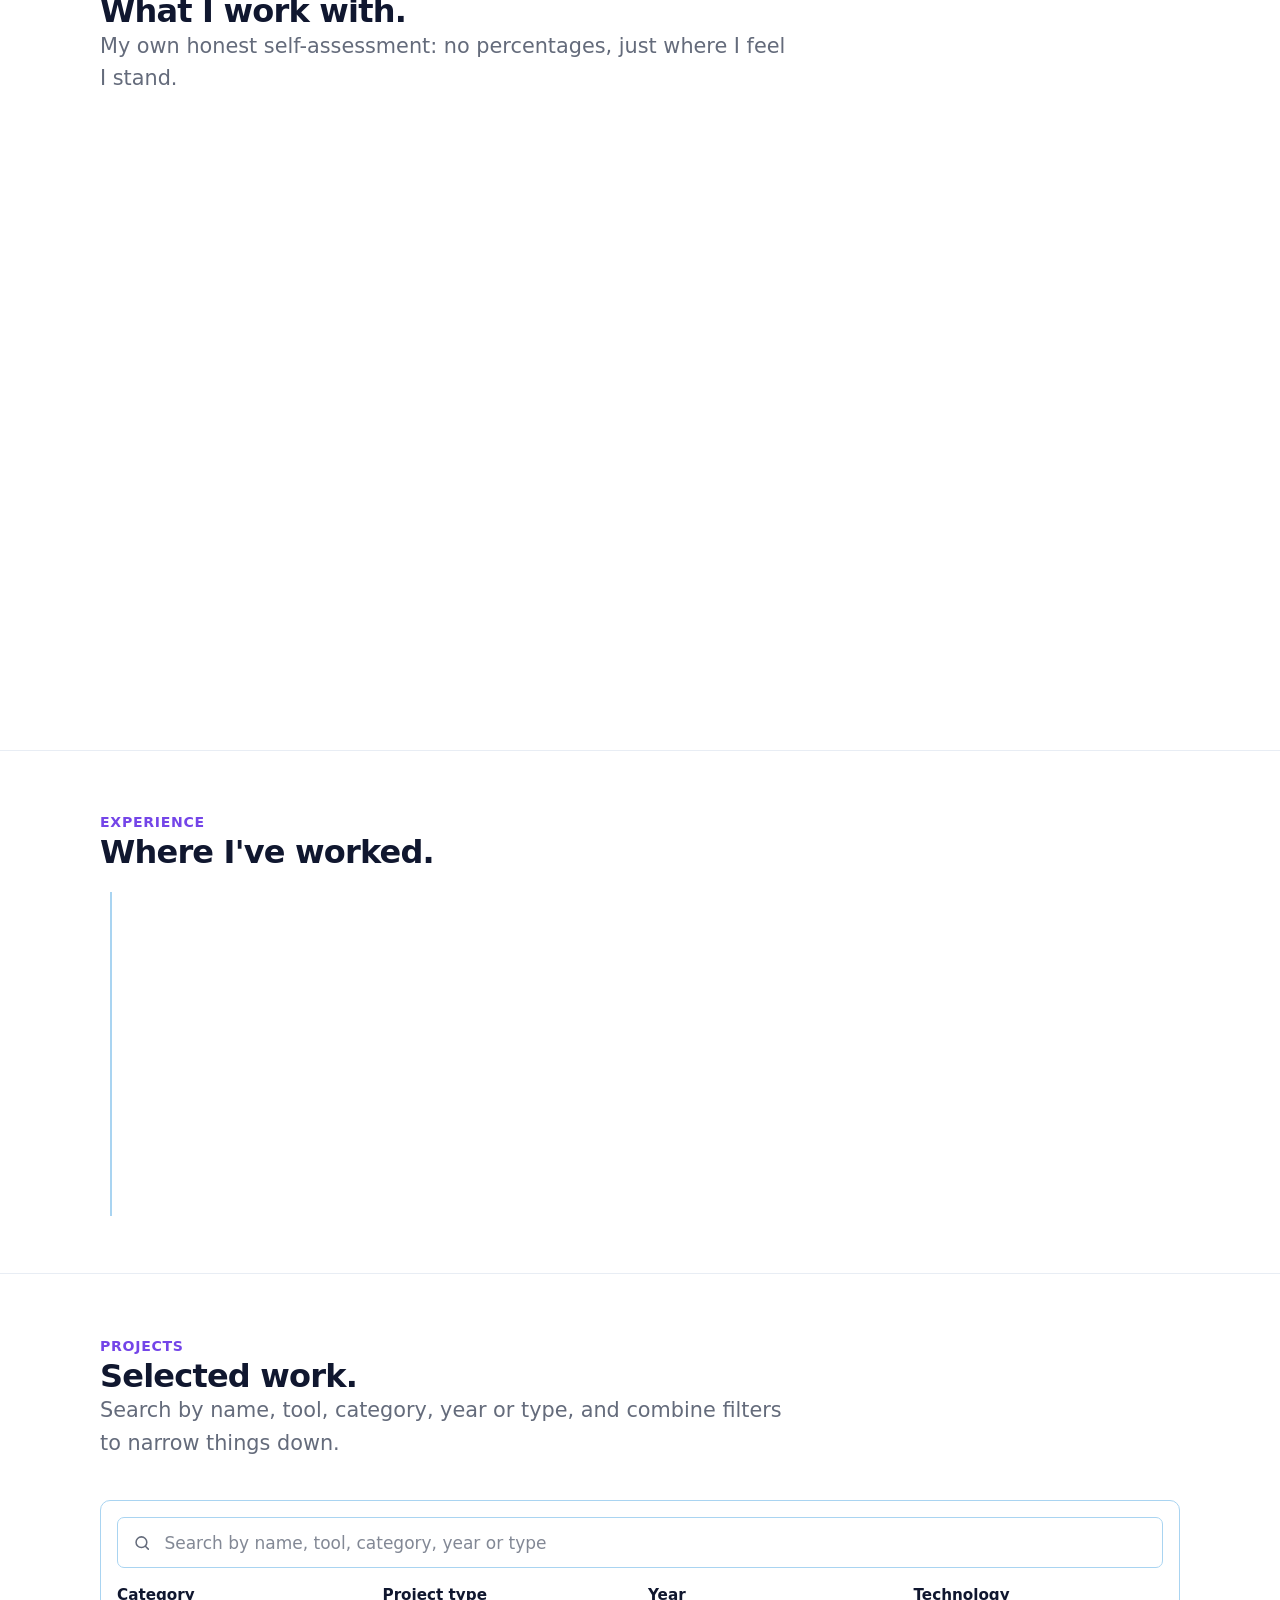
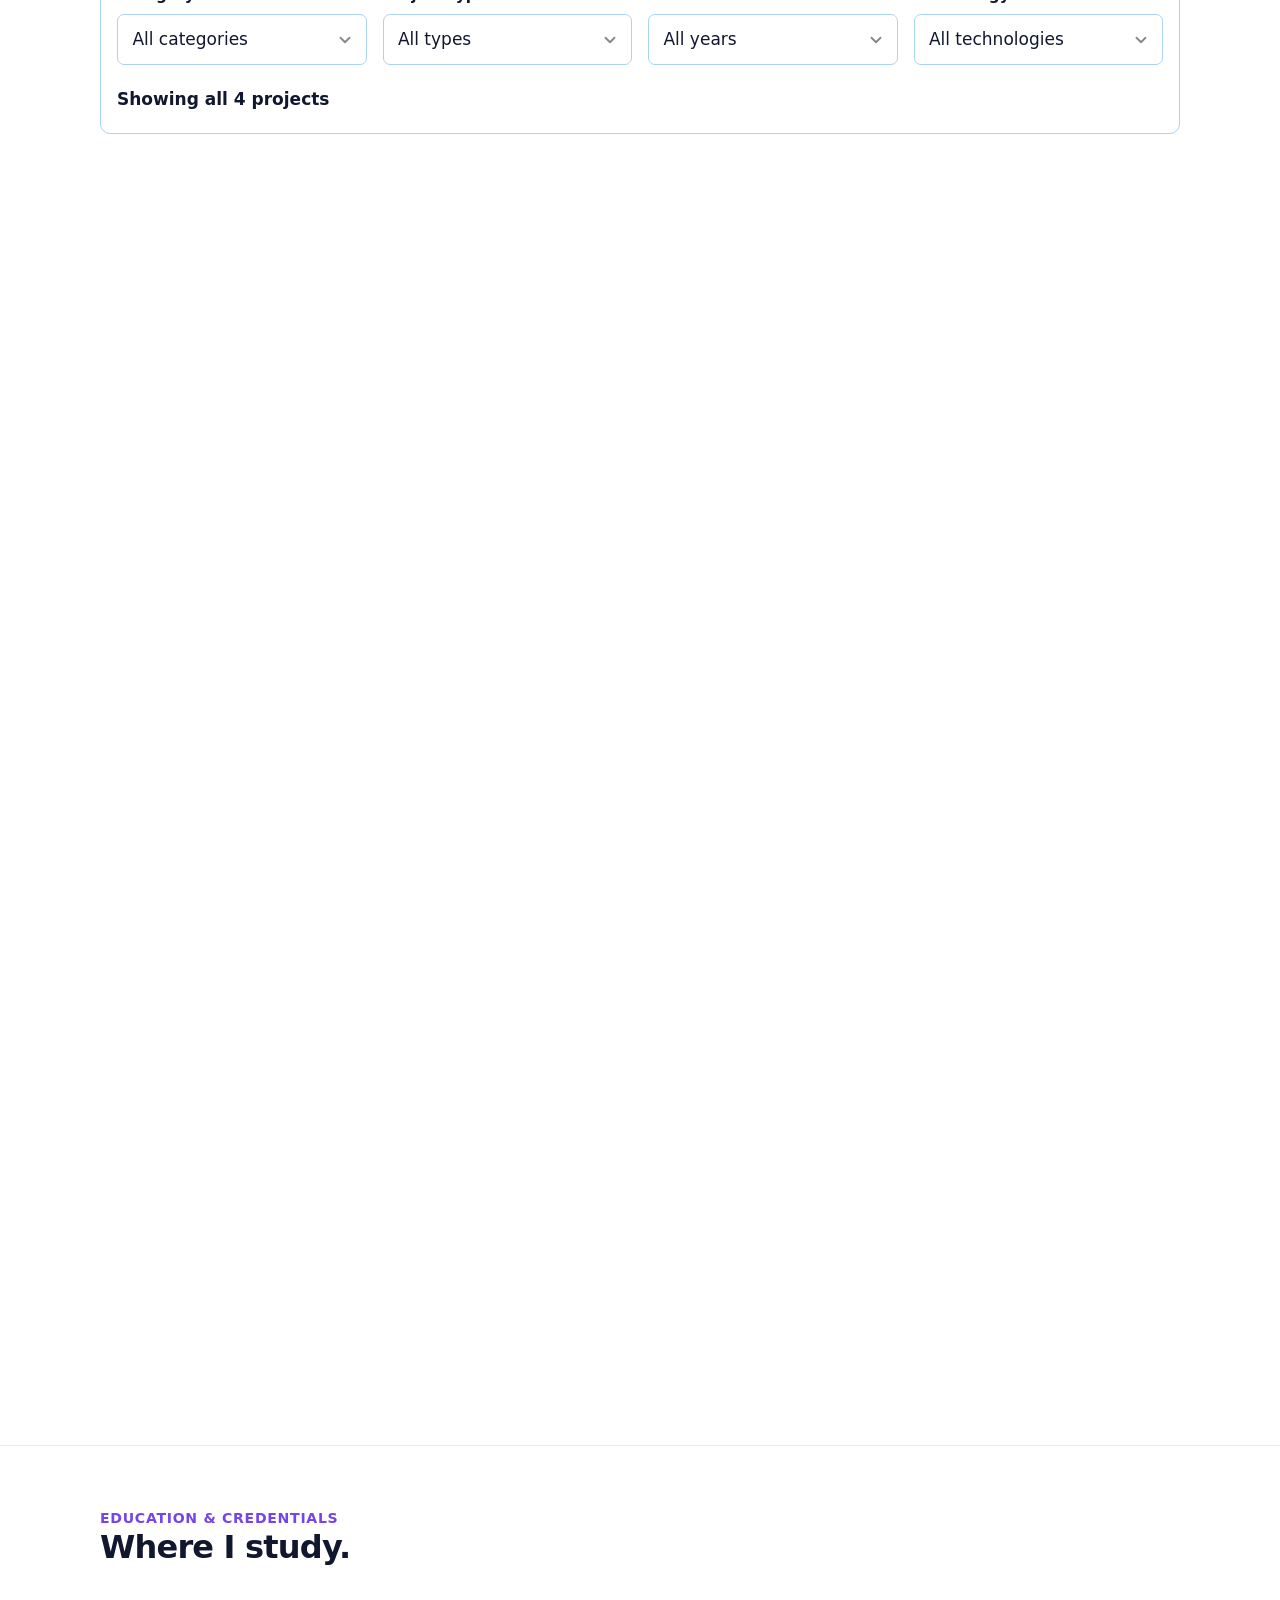
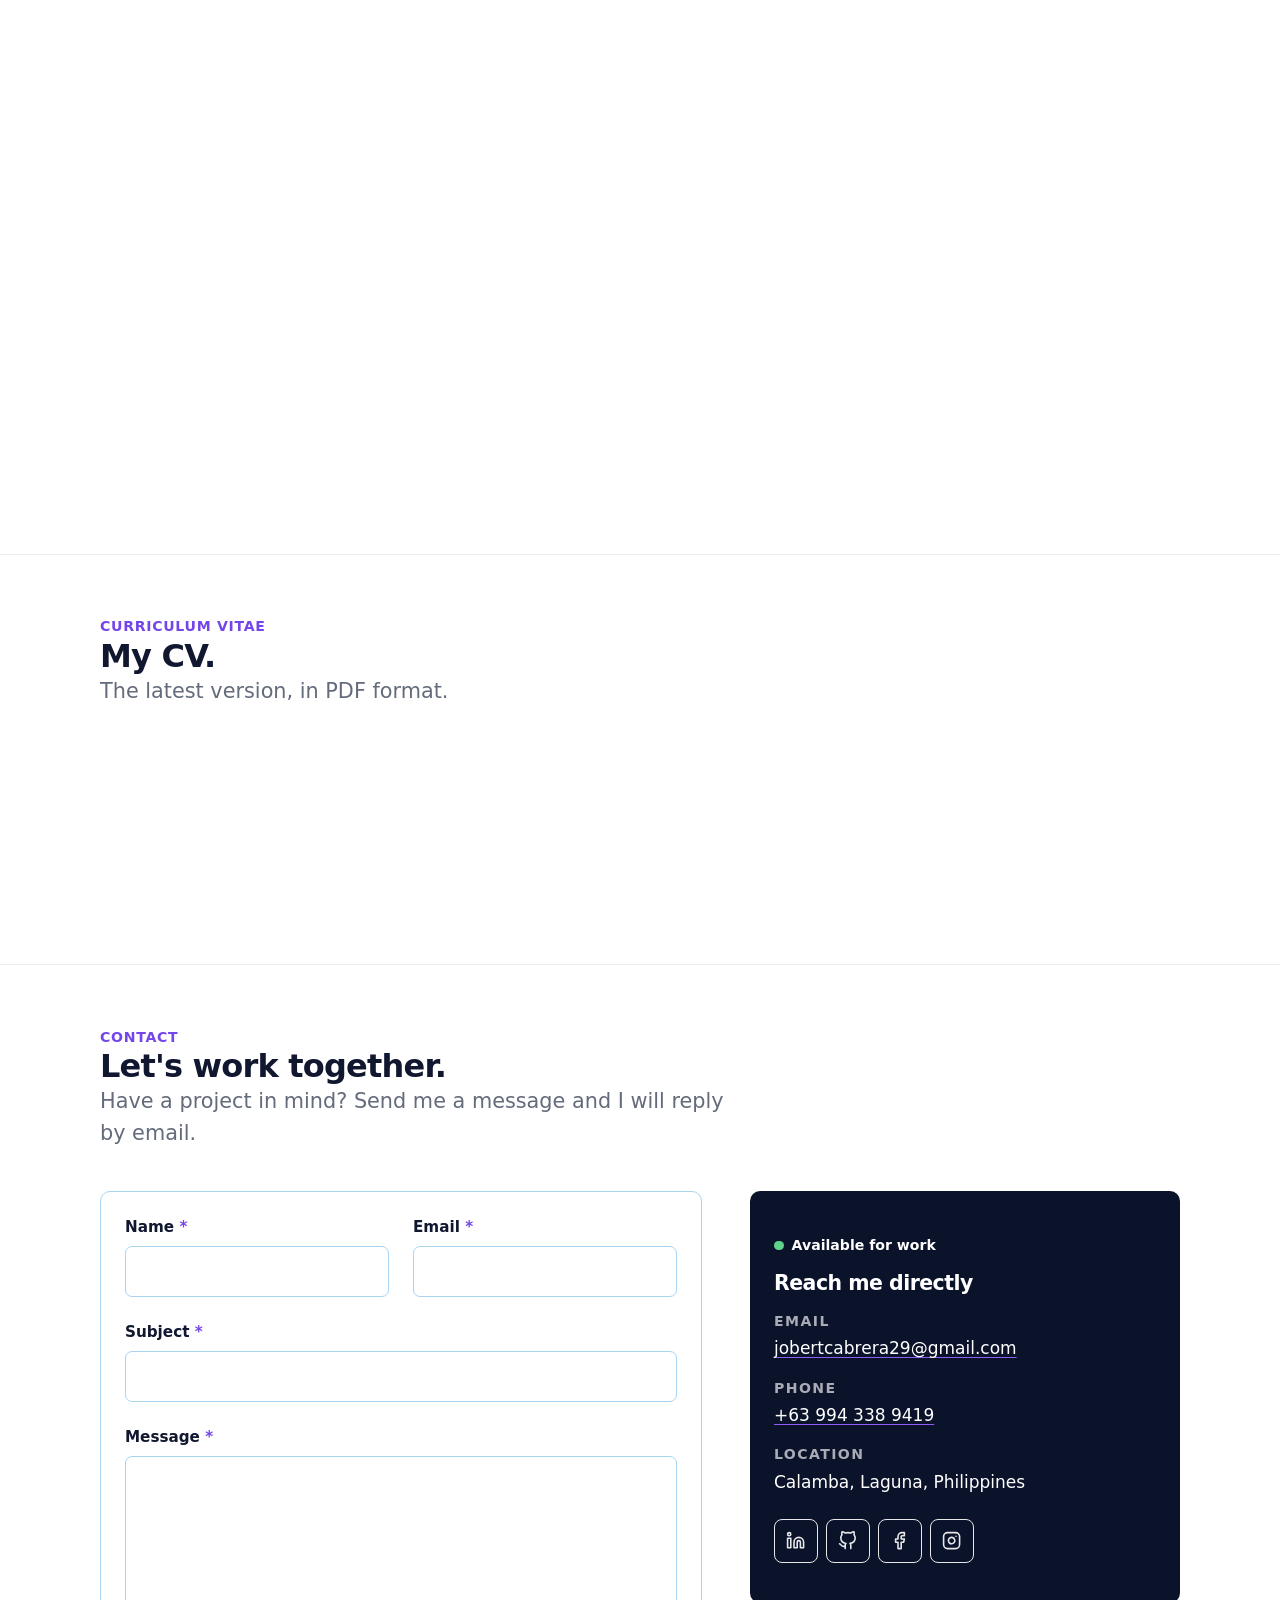
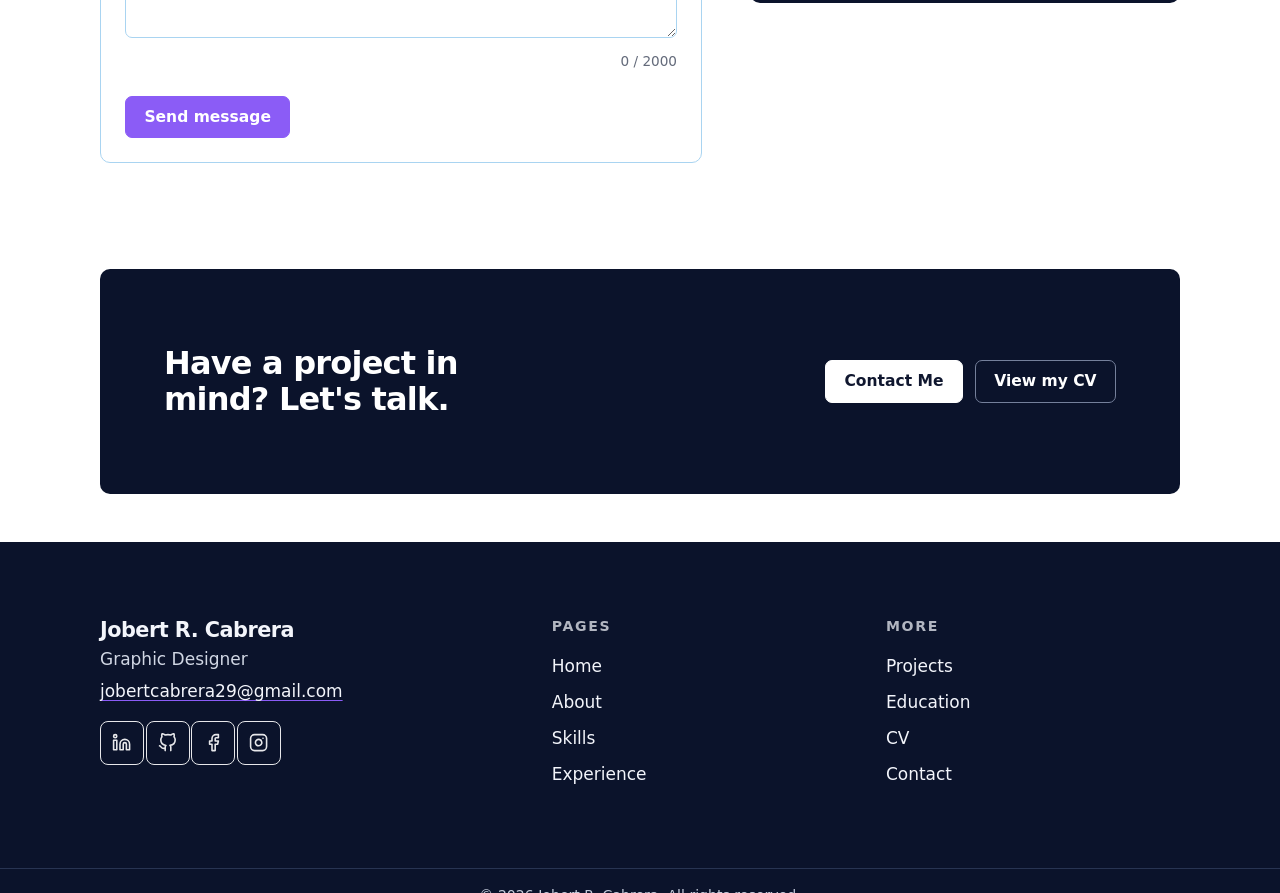
<file: experience.html>
<!DOCTYPE html>
<html lang="en">
<head>
<meta charset="utf-8">
<meta name="viewport" content="width=device-width, initial-scale=1">
<meta name="robots" content="noindex,follow">
<meta http-equiv="refresh" content="0; url=index.html#experience">
<link rel="canonical" href="https://jobertcabrera.vercel.app/#experience">
<title>Experience | Jobert Cabrera</title>
</head>
<body>
<p>Taking you to the <a href="index.html#experience">Experience section</a> of Jobert Cabrera's portfolio…</p>
</body>
</html>
</file>
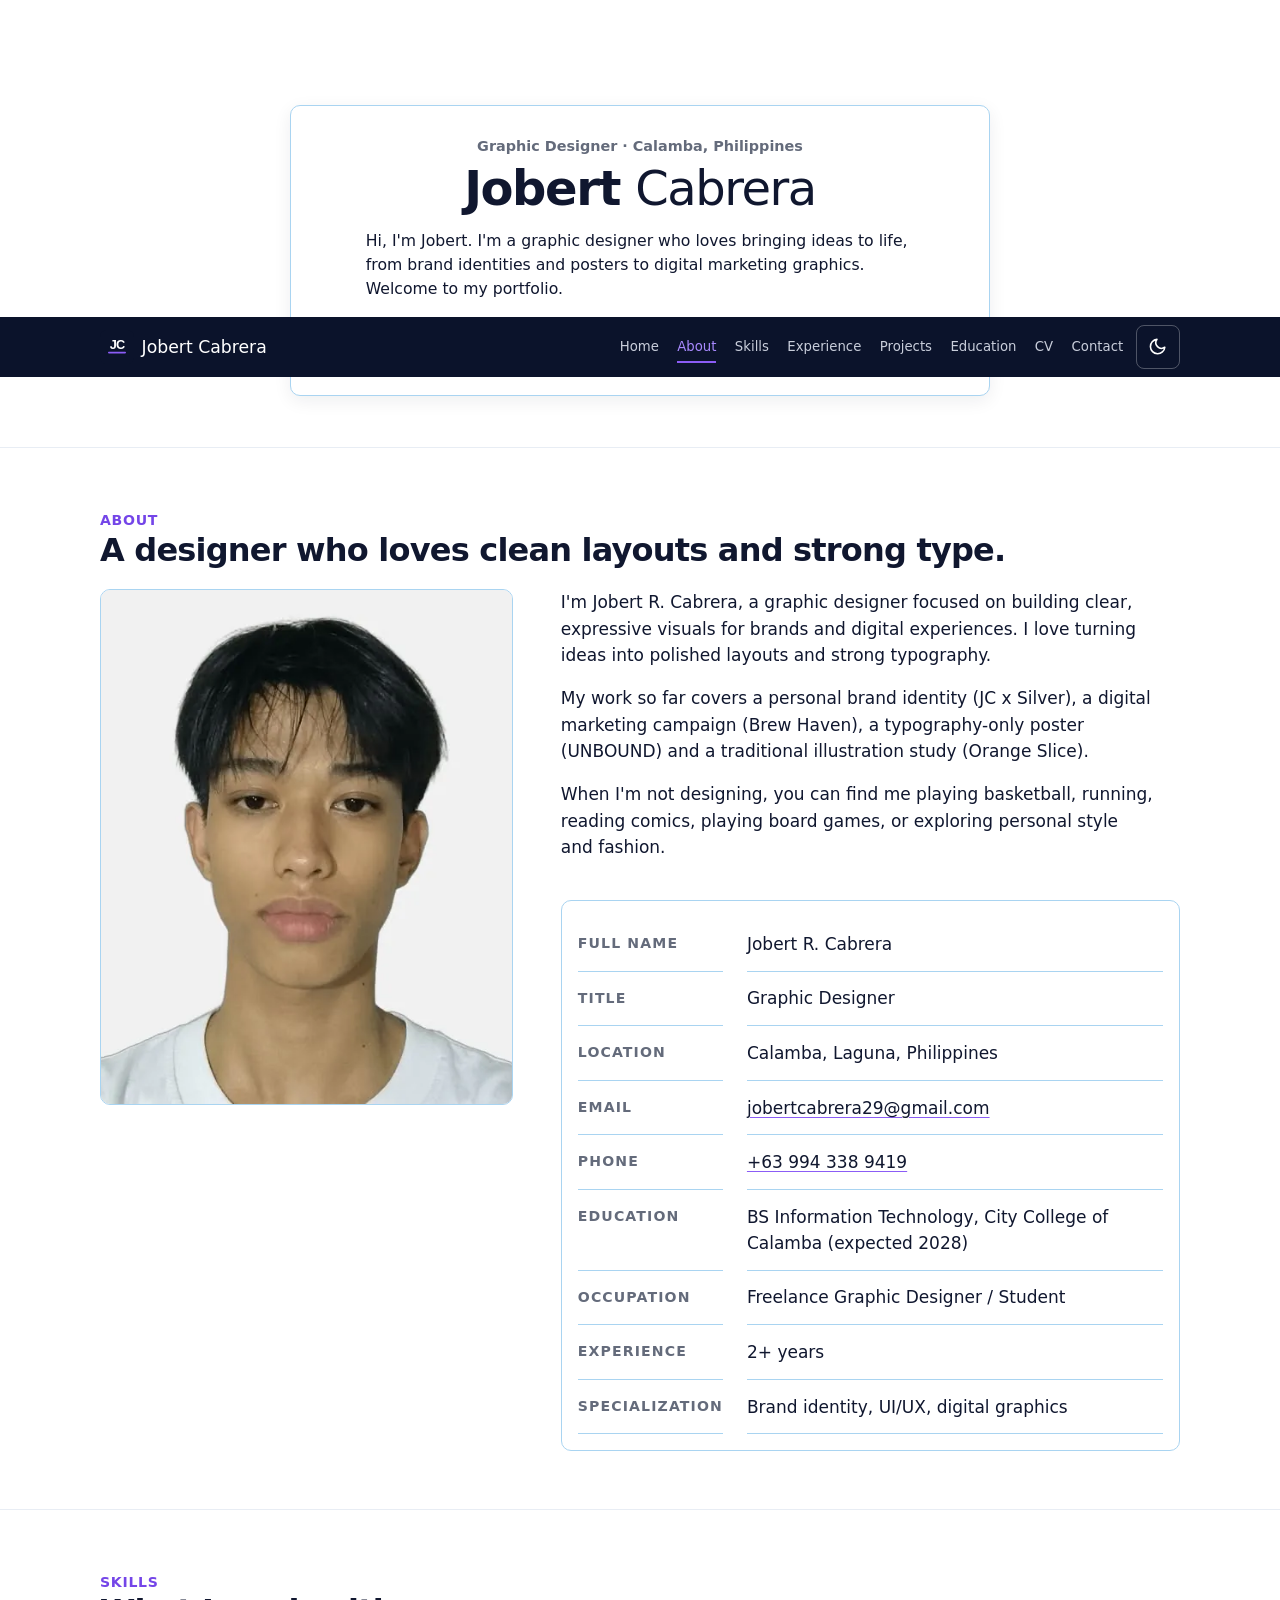
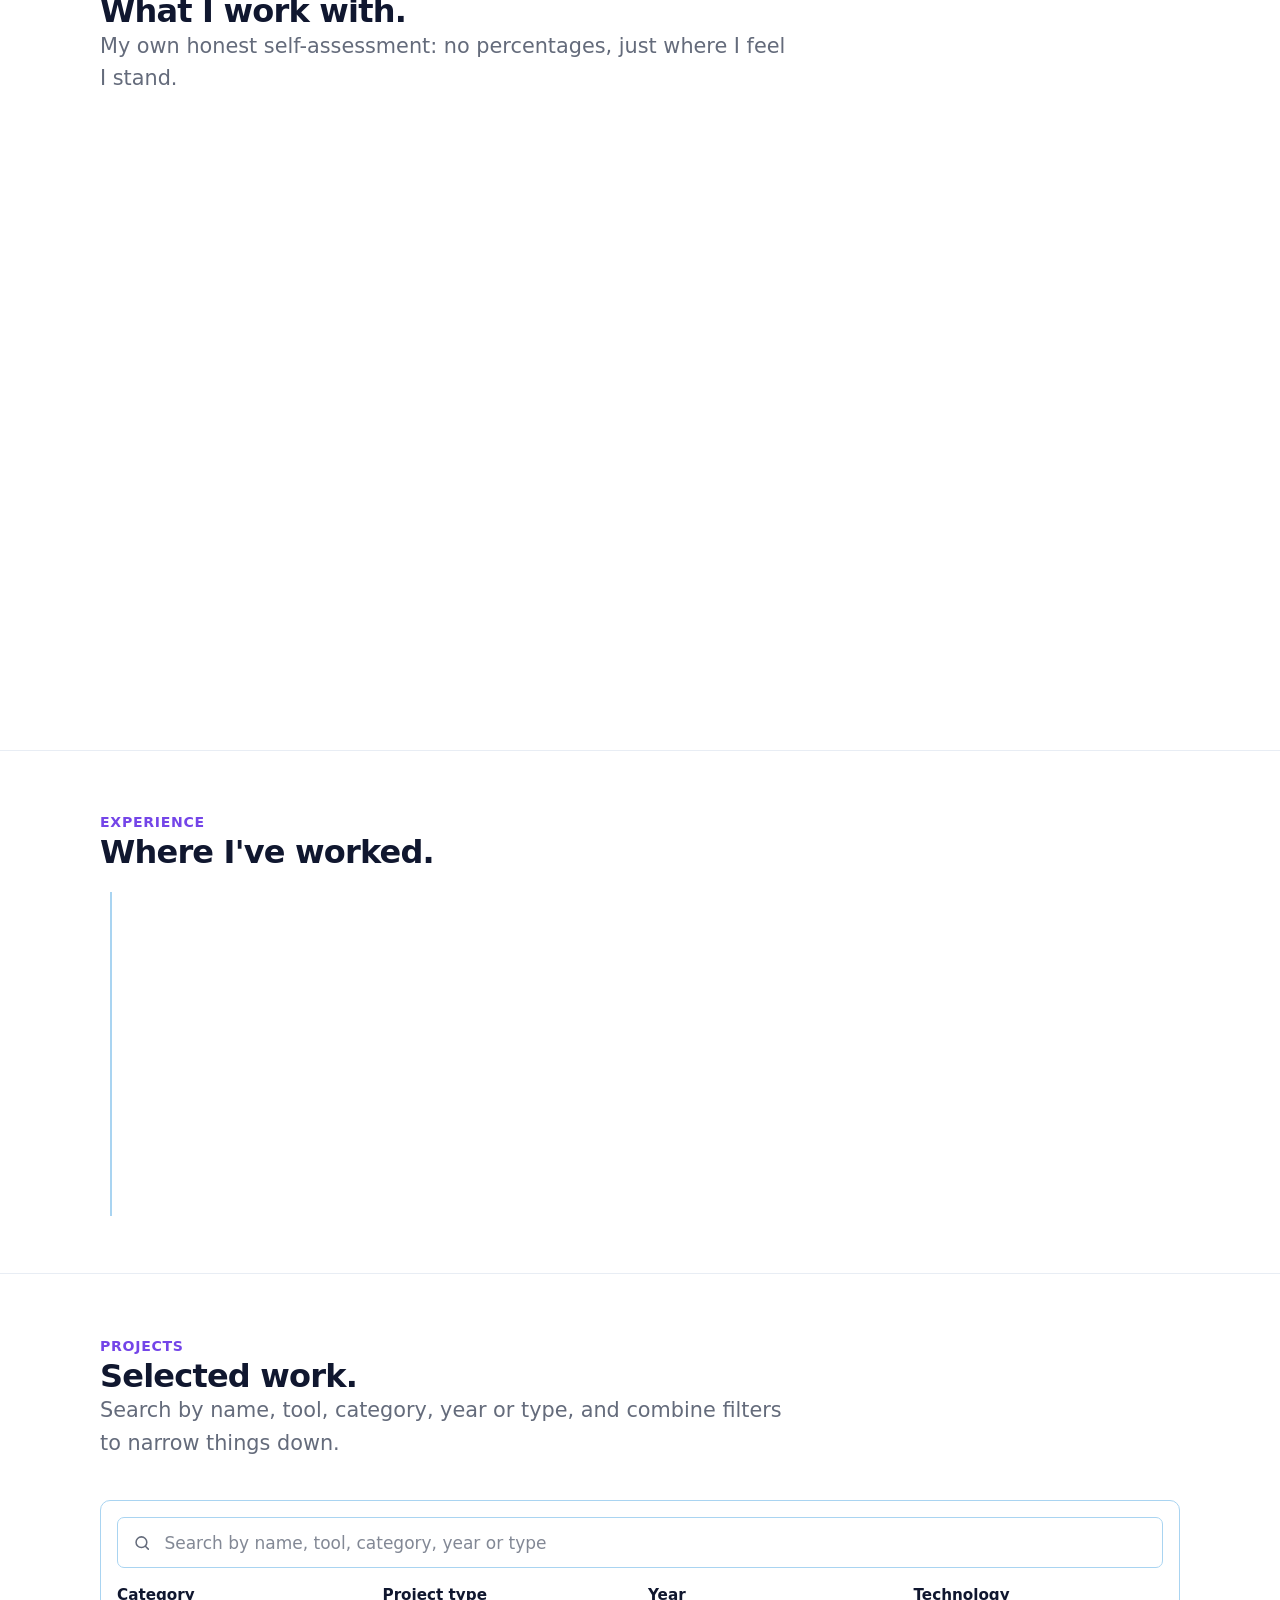
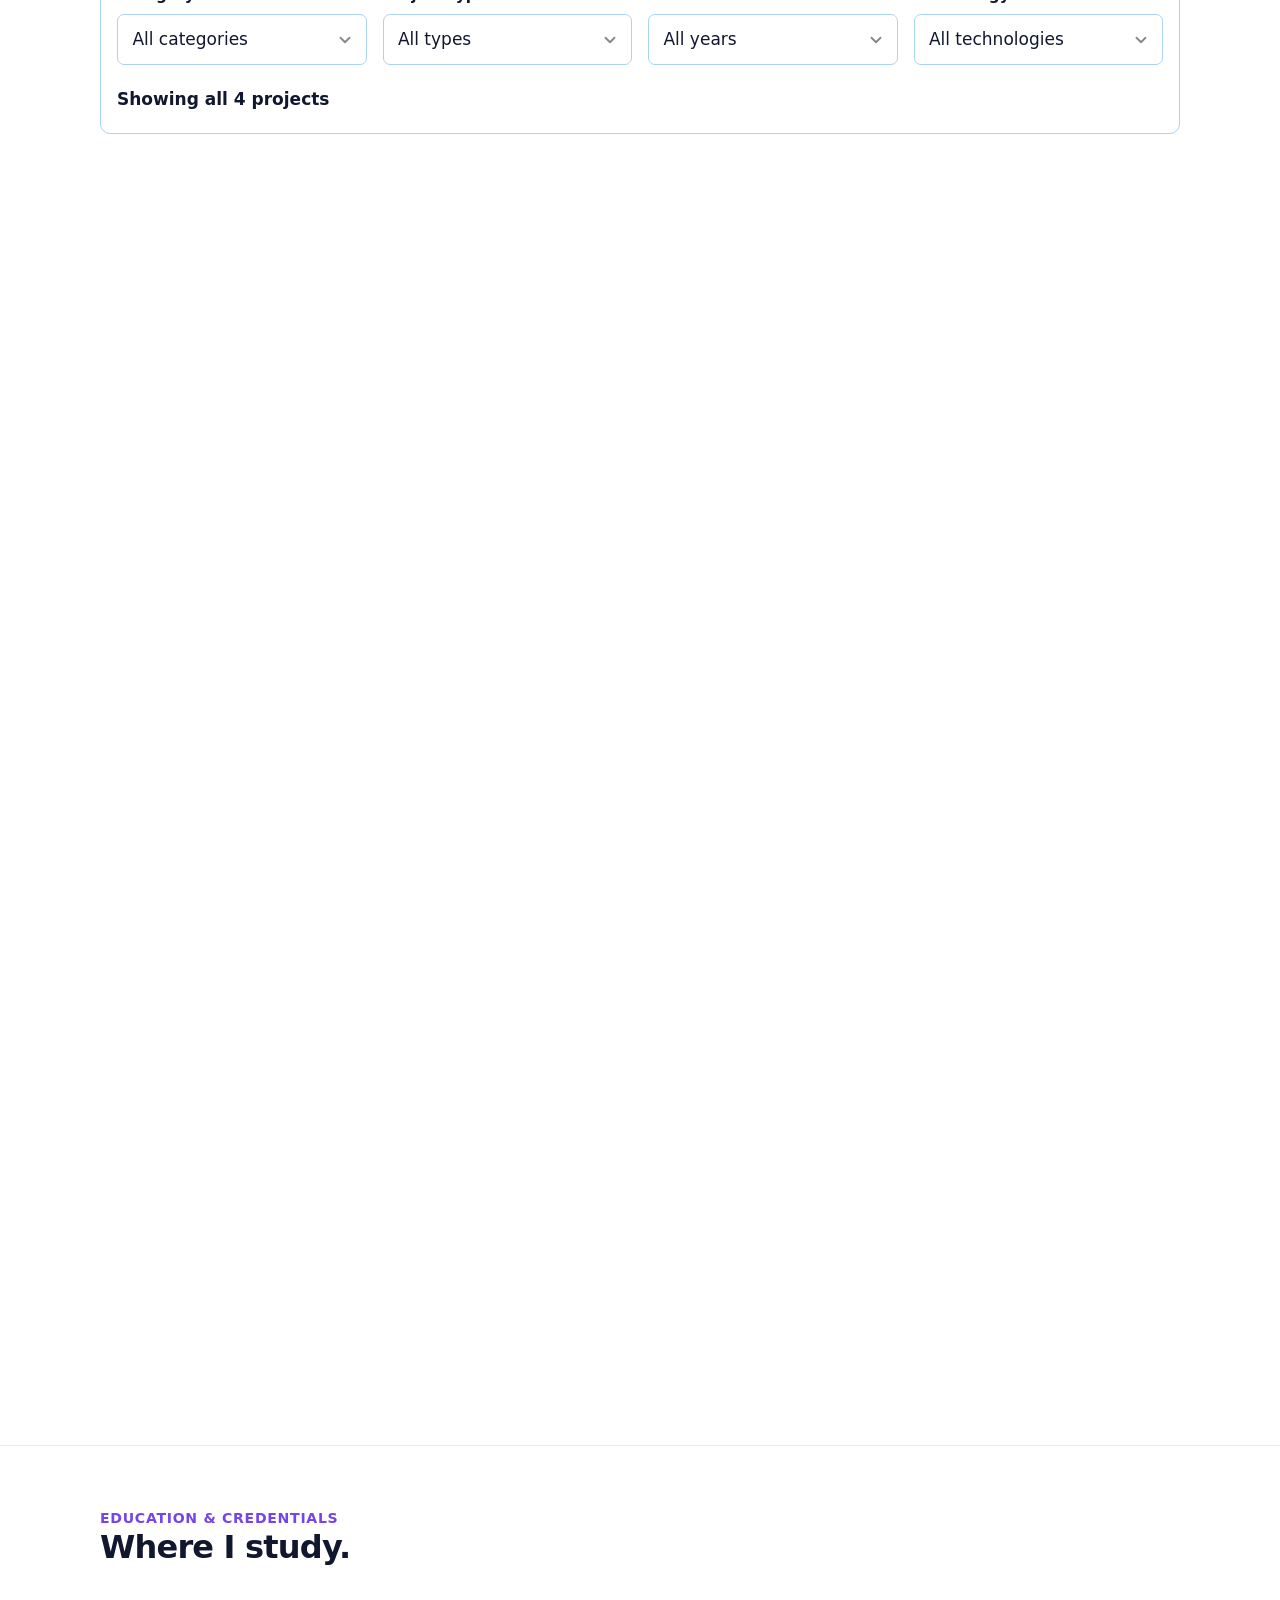
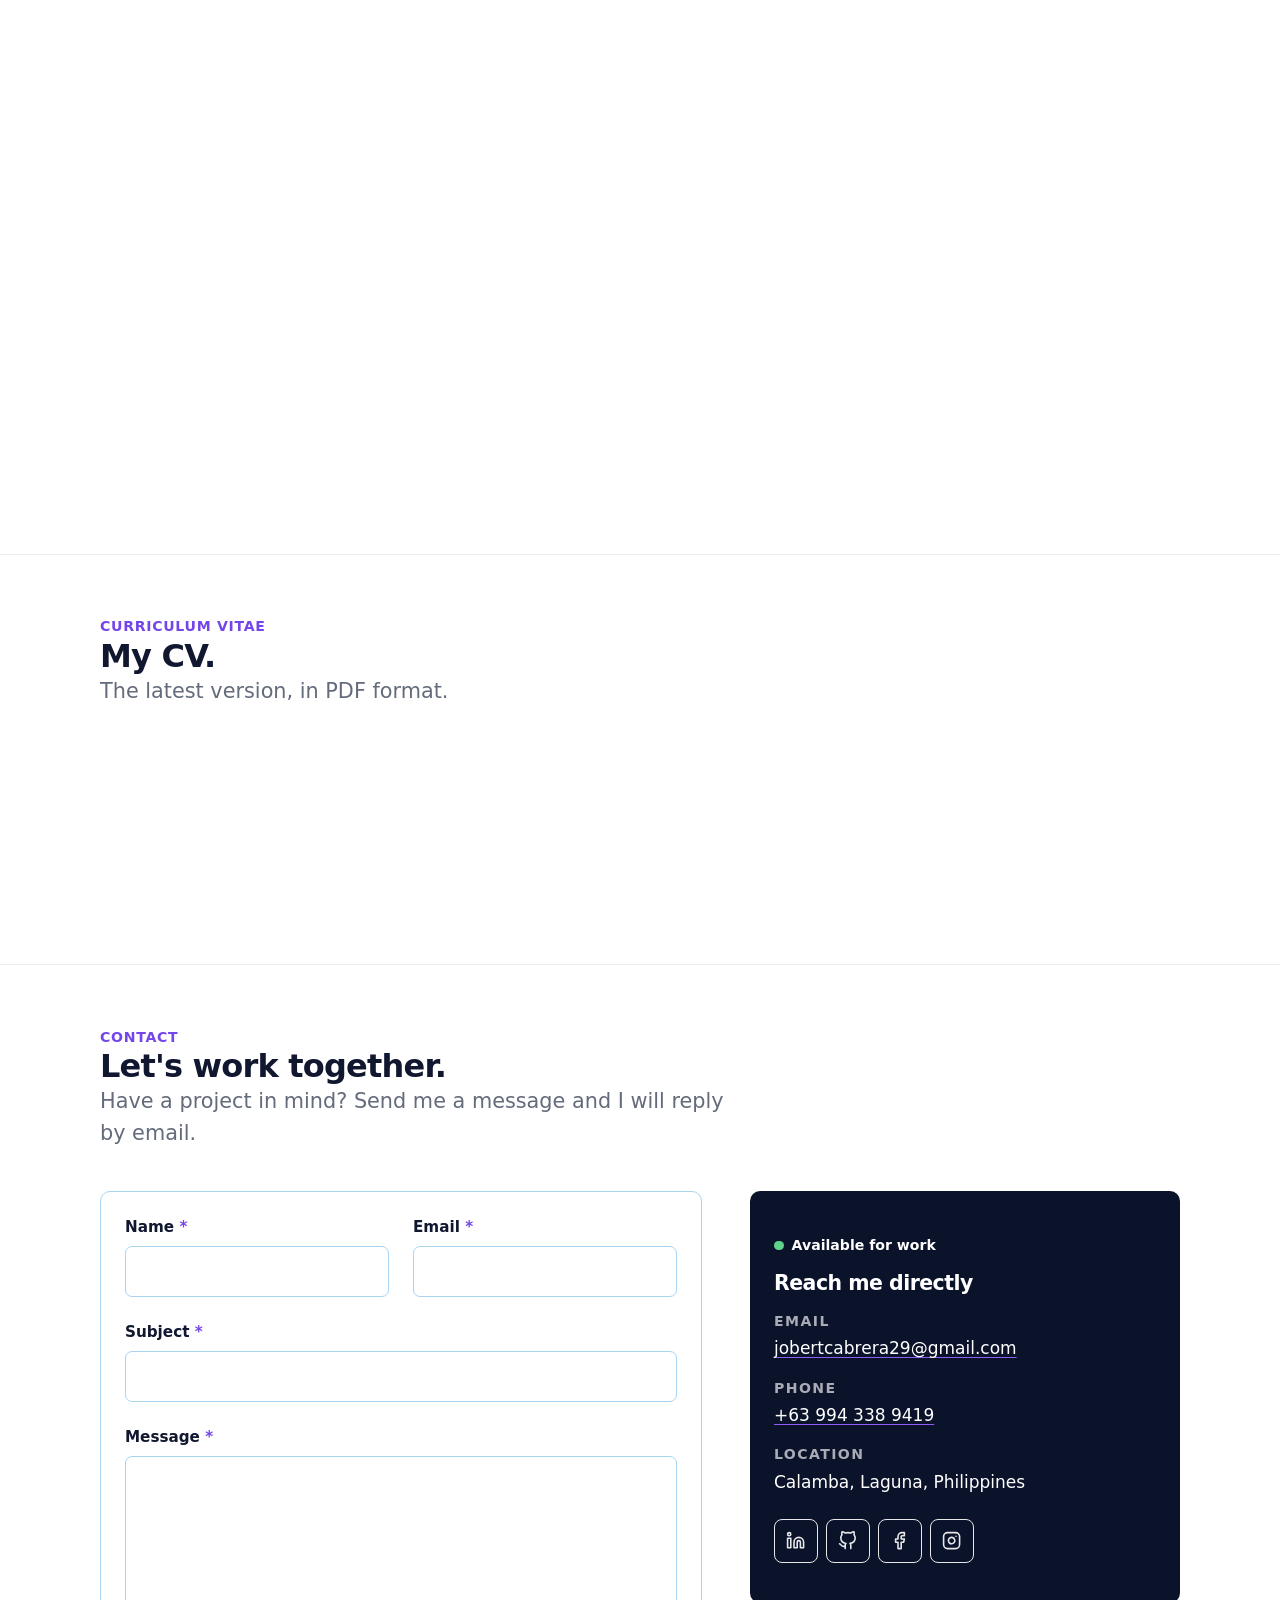
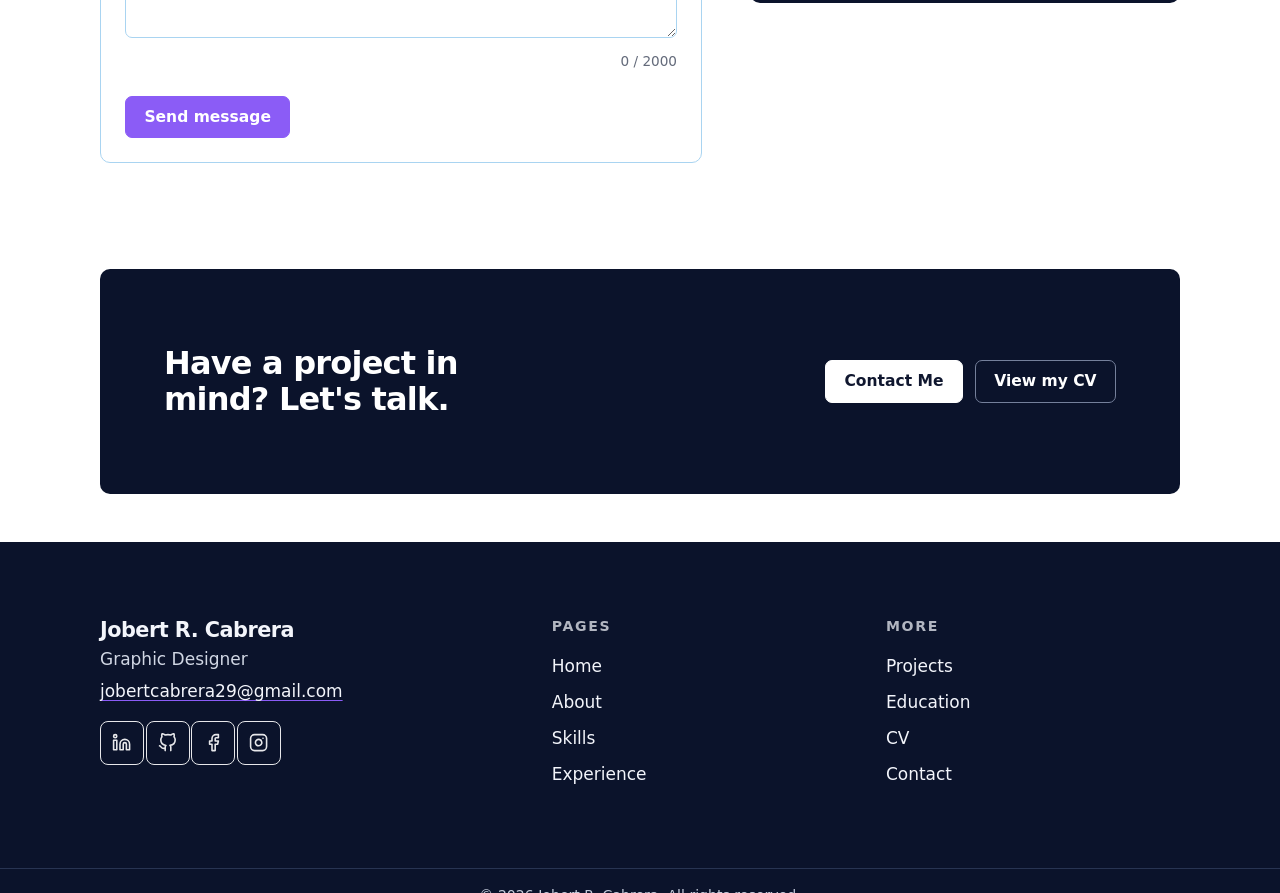
<file: projects.html>
<!DOCTYPE html>
<html lang="en">
<head>
<meta charset="utf-8">
<meta name="viewport" content="width=device-width, initial-scale=1">
<meta name="robots" content="noindex,follow">
<meta http-equiv="refresh" content="0; url=index.html#projects">
<link rel="canonical" href="https://jobertcabrera.vercel.app/#projects">
<title>Projects | Jobert Cabrera</title>
</head>
<body>
<p>Taking you to the <a href="index.html#projects">Projects section</a> of Jobert Cabrera's portfolio…</p>
</body>
</html>
</file>
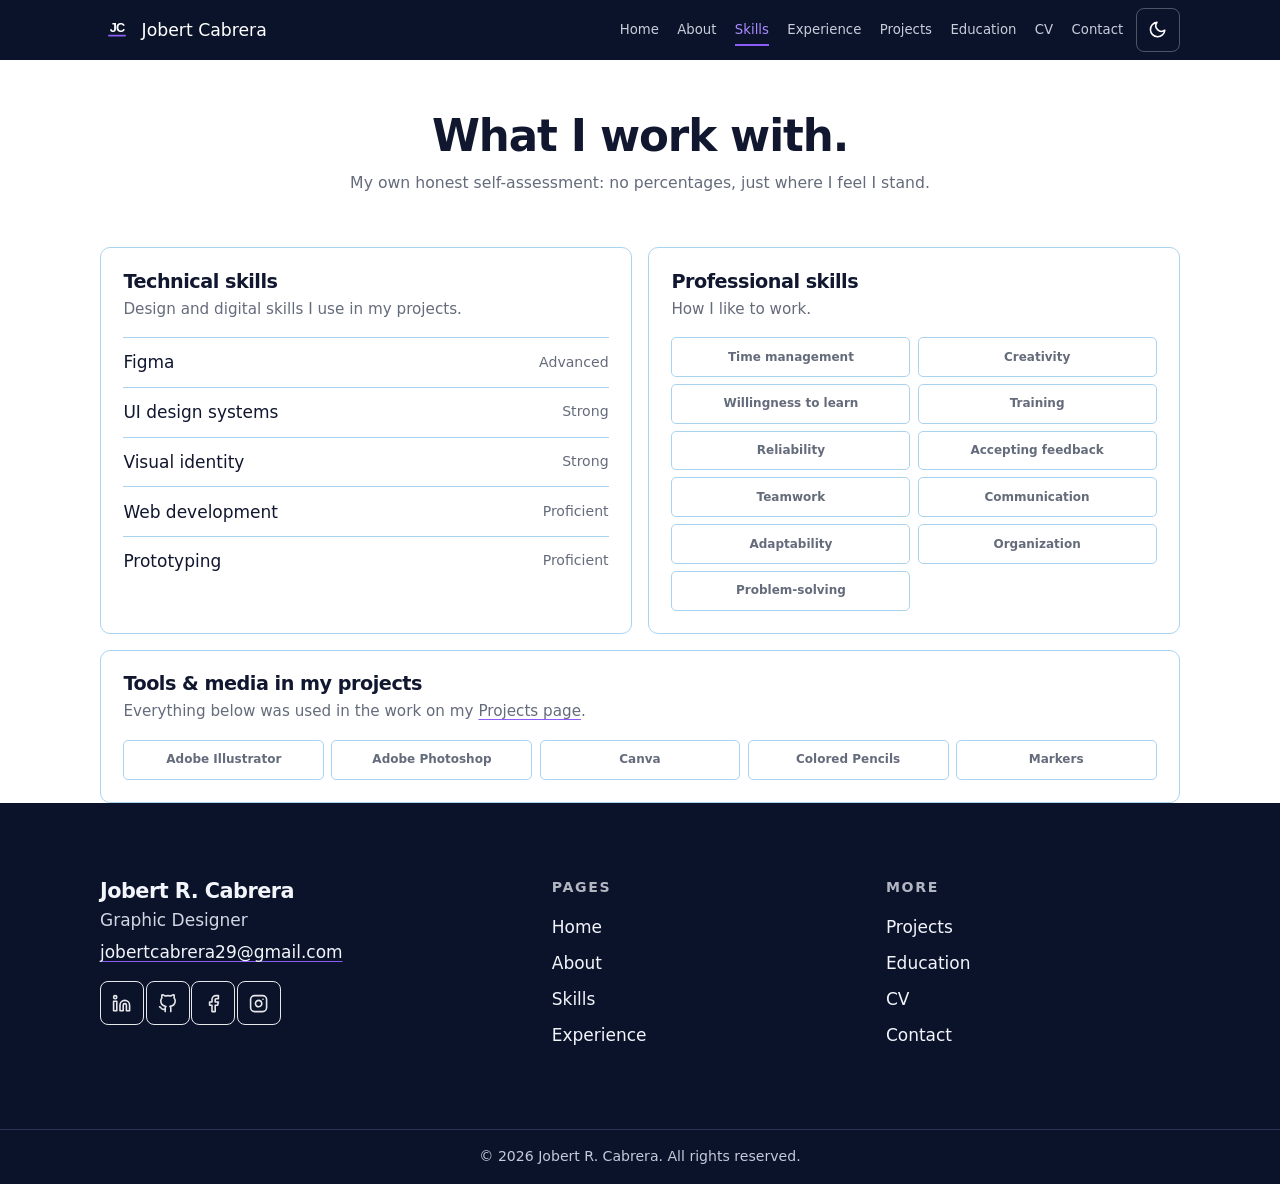
<file: skills.html>
<!DOCTYPE html>
<html lang="en">
<head>
<meta charset="utf-8">
<meta name="viewport" content="width=device-width, initial-scale=1">
<title>Skills | Jobert Cabrera, Graphic Designer</title>
<meta name="description" content="Skills of Jobert Cabrera: Figma, UI design systems, visual identity, prototyping and web development, plus the design tools used in his projects.">
<meta name="author" content="Jobert R. Cabrera">
<link rel="canonical" href="https://YOUR-USERNAME.github.io/Web_Portfolio/skills">
<meta property="og:type" content="website">
<meta property="og:site_name" content="Jobert Cabrera Portfolio">
<meta property="og:title" content="Skills | Jobert Cabrera, Graphic Designer">
<meta property="og:description" content="Skills of Jobert Cabrera: Figma, UI design systems, visual identity, prototyping and web development, plus the design tools used in his projects.">
<meta property="og:url" content="https://YOUR-USERNAME.github.io/Web_Portfolio/skills">
<meta property="og:image" content="https://YOUR-USERNAME.github.io/Web_Portfolio/assets/og-image.jpg">
<meta property="og:image:width" content="1200">
<meta property="og:image:height" content="630">
<meta property="og:image:alt" content="Jobert Cabrera, graphic designer, with a selection of brand and campaign artwork">
<meta name="twitter:card" content="summary_large_image">
<meta http-equiv="Content-Security-Policy" content="default-src 'self'; script-src 'self'; style-src 'self' https://fonts.googleapis.com; font-src https://fonts.gstatic.com; img-src 'self' data:; connect-src 'self' https://formspree.io; form-action https://formspree.io; object-src 'none'; base-uri 'self';">
<link rel="icon" type="image/svg+xml" href="favicon.svg">
<script src="js/theme-init.js"></script>
<link rel="preconnect" href="https://fonts.googleapis.com">
<link rel="preconnect" href="https://fonts.gstatic.com" crossorigin>
<link rel="stylesheet" href="https://fonts.googleapis.com/css2?family=Fraunces:ital,wght@0,400;0,600;1,400&family=Hanken+Grotesk:wght@400;500;600;700&display=swap">
<link rel="stylesheet" href="css/style.css">
</head>
<body data-root="" data-page="skills">
<a class="skip-link" href="#main">Skip to content</a>
<header id="site-header"><noscript><p class="container"><a href="index.html">Home</a> · <a href="projects.html">Projects</a> · <a href="contact.html">Contact</a></p></noscript></header>
<main id="main">
<div class="container">
  <header class="page-head">
    <p class="kicker">Skills</p>
    <h1>What I work with.</h1>
    <p class="lede">My own honest self-assessment: no percentages, just where I feel I stand.</p>
  </header>
</div>
<section class="container">
  <div class="skill-groups">
    <div class="skill-group reveal">
      <h2>Technical skills</h2>
      <p>Design and digital skills I use in my projects.</p>
      <ul class="skill-list">
        <li><span>Figma</span><span class="level">Advanced</span></li>
        <li><span>UI design systems</span><span class="level">Strong</span></li>
        <li><span>Visual identity</span><span class="level">Strong</span></li>
        <li><span>Web development</span><span class="level">Proficient</span></li>
        <li><span>Prototyping</span><span class="level">Proficient</span></li>
      </ul>
    </div>
    <div class="skill-group reveal">
      <h2>Professional skills</h2>
      <p>How I like to work.</p>
      <ul class="tags">
        <li class="tag">Time management</li><li class="tag">Creativity</li><li class="tag">Willingness to learn</li>
        <li class="tag">Training</li><li class="tag">Reliability</li><li class="tag">Accepting feedback</li>
        <li class="tag">Teamwork</li><li class="tag">Communication</li><li class="tag">Adaptability</li>
        <li class="tag">Organization</li><li class="tag">Problem-solving</li>
      </ul>
    </div>
    <div class="skill-group skill-group--wide reveal">
      <h2>Tools &amp; media in my projects</h2>
      <p>Everything below was used in the work on my <a href="projects.html">Projects page</a>.</p>
      <ul class="tags" id="project-tools"></ul>
    </div>
  </div>
</section>
</main>
<footer id="site-footer"></footer>
<script src="data/projects-data.js" defer></script>
<script src="js/site.js" defer></script>
<script src="js/projects.js" defer></script>
</body>
</html>
</file>
<file: css/style.css>
/* ==========================================================================
   Jobert Cabrera — Portfolio design system (single stylesheet)
   Sections: 1 Tokens · 2 Base · 3 Layout · 4 Header · 5 Buttons/tags
            6 Hero · 7 Cards & project grid · 8 Page sections · 9 Detail page
            10 Forms · 11 Footer · 12 Motion & utilities
   ========================================================================== */

/* 1. TOKENS ---------------------------------------------------------------- */
:root {
    color-scheme: light;
    --paper: #f5f2eb;
    --surface: #fbf9f4;
    --surface-2: #ece7dc;
    --ink: #16140f;
    --muted: #5a554a;
    --line: #d8d2c4;
    --accent: #b8381a;        /* text/links on paper (AA) */
    --accent-strong: #e0532a; /* decorative marks only */
    --on-ink: #f5f2eb;
    --mat: #ffffff;           /* neutral mat behind artwork, same in both themes */
    --ok: #1d6b3a;
    --err: #b3261e;
    --shadow: 0 1px 2px rgba(22, 20, 15, .06), 0 8px 24px rgba(22, 20, 15, .06);

    --font-display: "Fraunces", "Iowan Old Style", Georgia, "Times New Roman", serif;
    --font-body: "Hanken Grotesk", system-ui, -apple-system, "Segoe UI", Roboto, Arial, sans-serif;

    --step--1: clamp(.82rem, .8rem + .1vw, .9rem);
    --step-0: clamp(1rem, .97rem + .15vw, 1.0625rem);
    --step-1: clamp(1.15rem, 1.08rem + .35vw, 1.3rem);
    --step-2: clamp(1.4rem, 1.25rem + .7vw, 1.75rem);
    --step-3: clamp(1.8rem, 1.5rem + 1.4vw, 2.5rem);
    --step-4: clamp(2.3rem, 1.7rem + 2.8vw, 3.75rem);
    --step-5: clamp(2.9rem, 1.9rem + 4.6vw, 5.5rem);

    --space-1: .5rem;
    --space-2: 1rem;
    --space-3: 1.5rem;
    --space-4: 2.5rem;
    --space-5: clamp(3rem, 6vw, 5rem);
    --space-6: clamp(4rem, 9vw, 7.5rem);

    --radius: 6px;
    --radius-lg: 14px;
    --container: 1200px;
    --gutter: clamp(1rem, 4vw, 2.5rem);
    --header-h: 68px;
    --ease: cubic-bezier(.2, .7, .2, 1);
}

:root[data-theme="dark"] {
    --paper: #12110f;
    --surface: #1a1816;
    --surface-2: #26231f;
    --ink: #f2eee6;
    --muted: #aaa398;
    --line: #36322c;
    --accent: #ff8a5c;
    --accent-strong: #ff8a5c;
    --on-ink: #12110f;
    --ok: #6fd18f;
    --err: #ff8f86;
    --shadow: 0 1px 2px rgba(0, 0, 0, .4), 0 8px 24px rgba(0, 0, 0, .35);
    color-scheme: dark;
}

/* 2. BASE ------------------------------------------------------------------ */
*, *::before, *::after { box-sizing: border-box; }
html { -webkit-text-size-adjust: 100%; scroll-behavior: smooth; scroll-padding-top: calc(var(--header-h) + 1rem); }
body {
    margin: 0;
    background: var(--paper);
    color: var(--ink);
    font: 400 var(--step-0)/1.65 var(--font-body);
    text-rendering: optimizeLegibility;
    -webkit-font-smoothing: antialiased;
    overflow-x: hidden;
}
img, picture { display: block; max-width: 100%; }
.portrait__frame picture, .project-card__media picture, .shot__btn picture { width: 100%; height: 100%; }
h1, h2, h3, h4 { margin: 0; font-family: var(--font-display); font-weight: 600; line-height: 1.12; letter-spacing: -.015em; text-wrap: balance; }
h1 { font-size: var(--step-4); }
h2 { font-size: var(--step-3); }
h3 { font-size: var(--step-1); }
h4 { font-size: var(--step-0); font-family: var(--font-body); font-weight: 700; letter-spacing: 0; }
p { margin: 0 0 1em; text-wrap: pretty; }
ul, ol { margin: 0; padding: 0; }
a { color: inherit; text-decoration-color: var(--accent-strong); text-underline-offset: .2em; text-decoration-thickness: 1px; }
a:hover { color: var(--accent); }
:focus-visible { outline: 3px solid var(--accent); outline-offset: 3px; border-radius: 3px; }
::selection { background: var(--accent-strong); color: #16140f; }

.skip-link {
    position: absolute; left: var(--gutter); top: -4rem; z-index: 200;
    background: var(--ink); color: var(--on-ink); padding: .7rem 1rem; border-radius: var(--radius);
}
.skip-link:focus { top: .75rem; color: var(--on-ink); }

.visually-hidden {
    position: absolute !important; width: 1px; height: 1px; margin: -1px; padding: 0;
    overflow: hidden; clip: rect(0 0 0 0); white-space: nowrap; border: 0;
}

/* 3. LAYOUT ---------------------------------------------------------------- */
.container { width: 100%; max-width: var(--container); margin-inline: auto; padding-inline: var(--gutter); }
.section { padding-block: var(--space-6); }
.section--tight { padding-block: var(--space-5); }
.section--rule { border-top: 1px solid var(--line); }

.kicker {
    display: inline-flex; align-items: center; gap: .6rem;
    font: 700 var(--step--1)/1 var(--font-body); letter-spacing: .14em; text-transform: uppercase; color: var(--accent);
    margin-bottom: var(--space-2);
}
.kicker::before { content: ""; width: 2rem; height: 2px; background: var(--accent-strong); }

.page-head { padding-top: var(--space-5); padding-bottom: var(--space-4); max-width: 52rem; }
.page-head h1 { margin-bottom: var(--space-2); }
.lede { font-size: var(--step-1); color: var(--muted); max-width: 44rem; line-height: 1.55; }

.section-head { display: flex; justify-content: space-between; align-items: end; gap: var(--space-3); flex-wrap: wrap; margin-bottom: var(--space-4); }
.section-head h2 { max-width: 28ch; }

/* 4. HEADER ---------------------------------------------------------------- */
.site-header {
    min-height: var(--header-h);
    position: sticky; top: 0; z-index: 100;
    background: var(--paper); border-bottom: 1px solid var(--line);
}
.site-header__inner { display: flex; align-items: center; justify-content: space-between; gap: var(--space-2); min-height: var(--header-h); }
.brand { display: inline-flex; align-items: center; gap: .65rem; text-decoration: none; font: 600 1.15rem/1 var(--font-display); letter-spacing: -.01em; white-space: nowrap; }
.brand:hover { color: var(--ink); }
.brand__mark {
    display: grid; place-items: center; width: 2.25rem; height: 2.25rem; border-radius: var(--radius);
    background: var(--ink); color: var(--on-ink); font: 700 .95rem/1 var(--font-display); position: relative;
}
.brand__mark::after { content: ""; position: absolute; left: .55rem; right: .55rem; bottom: .38rem; height: 2px; background: var(--accent-strong); }

.nav { display: flex; align-items: center; gap: .25rem; }
.nav__list { display: flex; list-style: none; gap: .1rem; }
.nav__link {
    display: block; padding: .55rem .7rem; text-decoration: none; font-size: .95rem; font-weight: 600; color: var(--muted);
    border-radius: var(--radius); position: relative;
}
.nav__link:hover { color: var(--ink); }
.nav__link[aria-current="page"] { color: var(--ink); }
.nav__link[aria-current="page"]::after { content: ""; position: absolute; left: .7rem; right: .7rem; bottom: .2rem; height: 2px; background: var(--accent-strong); }

.icon-btn {
    display: inline-grid; place-items: center; width: 2.75rem; height: 2.75rem; padding: 0;
    background: transparent; color: var(--ink); border: 1px solid var(--line); border-radius: var(--radius); cursor: pointer;
    transition: border-color .2s, background-color .2s;
}
.icon-btn:hover { border-color: var(--ink); }
.icon-btn svg { width: 1.2rem; height: 1.2rem; }
.theme-toggle .icon-sun { display: none; }
:root[data-theme="dark"] .theme-toggle .icon-sun { display: block; }
:root[data-theme="dark"] .theme-toggle .icon-moon { display: none; }

.nav-toggle { display: none; }
.nav-toggle__bars, .nav-toggle__bars::before, .nav-toggle__bars::after {
    display: block; width: 1.25rem; height: 2px; background: currentColor; border-radius: 2px; transition: transform .25s var(--ease), background-color .2s;
}
.nav-toggle__bars { position: relative; }
.nav-toggle__bars::before, .nav-toggle__bars::after { content: ""; position: absolute; left: 0; }
.nav-toggle__bars::before { top: -6px; }
.nav-toggle__bars::after { top: 6px; }
.nav-toggle[aria-expanded="true"] .nav-toggle__bars { background: transparent; }
.nav-toggle[aria-expanded="true"] .nav-toggle__bars::before { transform: translateY(6px) rotate(45deg); }
.nav-toggle[aria-expanded="true"] .nav-toggle__bars::after { transform: translateY(-6px) rotate(-45deg); }

@media (max-width: 980px) {
    .nav-toggle { display: inline-grid; }
    .nav__list {
        position: absolute; left: 0; right: 0; top: 100%;
        flex-direction: column; gap: 0; padding: .5rem var(--gutter) 1.25rem;
        background: var(--paper); border-bottom: 1px solid var(--line); box-shadow: var(--shadow);
        visibility: hidden; opacity: 0; transform: translateY(-.5rem);
        transition: opacity .2s, transform .25s var(--ease), visibility 0s .25s;
    }
    .nav__list.is-open { visibility: visible; opacity: 1; transform: none; transition-delay: 0s; }
    .nav__link { padding: .95rem .25rem; font-size: 1.05rem; border-bottom: 1px solid var(--line); border-radius: 0; }
    .nav__link[aria-current="page"]::after { left: .25rem; right: auto; width: 2rem; bottom: .55rem; }
    .nav__list li:last-child .nav__link { border-bottom: 0; }
}

/* 5. BUTTONS / TAGS -------------------------------------------------------- */
.btn {
    display: inline-flex; align-items: center; justify-content: center; gap: .55rem;
    min-height: 2.9rem; padding: .7rem 1.4rem; border-radius: var(--radius); border: 1.5px solid var(--ink);
    font: 700 .97rem/1.2 var(--font-body); text-decoration: none; cursor: pointer; text-align: center;
    transition: background-color .2s, color .2s, border-color .2s, transform .2s var(--ease);
}
.btn svg { width: 1.05rem; height: 1.05rem; flex: none; transition: transform .2s var(--ease); }
.btn:hover svg.arrow { transform: translateX(3px); }
.btn--primary { background: var(--ink); color: var(--on-ink); }
.btn--primary:hover { background: var(--accent); border-color: var(--accent); color: var(--paper); }
:root[data-theme="dark"] .btn--primary:hover { color: #12110f; }
.btn--ghost { background: transparent; color: var(--ink); }
.btn--ghost:hover { background: var(--ink); color: var(--on-ink); }
.btn[aria-disabled="true"] { opacity: .55; cursor: not-allowed; pointer-events: none; }
.btn-row { display: flex; flex-wrap: wrap; gap: .75rem; }

.tags { display: flex; flex-wrap: wrap; gap: .4rem; list-style: none; }
.tag {
    display: inline-block; padding: .25rem .65rem; border: 1px solid var(--line); border-radius: 999px;
    font-size: var(--step--1); font-weight: 600; color: var(--muted); background: transparent; line-height: 1.4;
}
button.tag { cursor: pointer; font-family: inherit; }
button.tag:hover { border-color: var(--ink); color: var(--ink); }

.text-link { font-weight: 700; text-decoration: none; border-bottom: 1.5px solid var(--accent-strong); padding-bottom: 1px; }
.text-link:hover { color: var(--accent); }

/* 6. HERO ------------------------------------------------------------------ */
.hero { padding-block: var(--space-5) var(--space-6); }
.hero__grid { display: grid; grid-template-columns: minmax(0, 1.35fr) minmax(0, 1fr); gap: clamp(2rem, 6vw, 6rem); align-items: center; }
.hero h1 { font-size: var(--step-5); font-weight: 600; letter-spacing: -.03em; line-height: 1; margin-bottom: var(--space-3); }
.hero h1 em { font-style: italic; font-weight: 400; color: var(--accent); }
.hero__role { font: 700 var(--step--1)/1.2 var(--font-body); letter-spacing: .14em; text-transform: uppercase; color: var(--muted); margin-bottom: var(--space-3); }
.hero__tagline { font: italic 400 var(--step-2)/1.3 var(--font-display); margin-bottom: var(--space-2); max-width: 28ch; }
.hero__intro { color: var(--muted); max-width: 40rem; margin-bottom: var(--space-4); }
.portrait { margin: 0; position: relative; justify-self: end; width: min(100%, 26rem); }
.portrait__frame { aspect-ratio: 4 / 5; overflow: hidden; border-radius: 12rem 12rem var(--radius-lg) var(--radius-lg); background: var(--surface-2); border: 1px solid var(--line); }
.portrait__frame img { width: 100%; height: 100%; object-fit: cover; object-position: 50% 18%; }
.portrait__badge {
    position: absolute; left: -1.25rem; bottom: 1.75rem; background: var(--ink); color: var(--on-ink);
    padding: .6rem 1rem; border-radius: var(--radius); font-size: var(--step--1); font-weight: 700; line-height: 1.3; box-shadow: var(--shadow);
}
.portrait__badge span { display: block; font-weight: 500; opacity: .75; }

@media (max-width: 860px) {
    .hero__grid { grid-template-columns: 1fr; }
    .portrait { justify-self: start; width: min(100%, 19rem); order: -1; }
    .portrait__badge { left: auto; right: -.5rem; }
}

/* 7. CARDS & PROJECT GRID -------------------------------------------------- */
.project-grid { display: grid; grid-template-columns: repeat(auto-fill, minmax(min(100%, 19rem), 1fr)); gap: var(--space-4) var(--space-3); list-style: none; }
.project-grid--featured { grid-template-columns: repeat(3, minmax(0, 1fr)); }
@media (max-width: 900px) { .project-grid--featured { grid-template-columns: repeat(auto-fill, minmax(min(100%, 17rem), 1fr)); } }

.project-card { display: flex; flex-direction: column; position: relative; }
.project-card[hidden] { display: none; }
.project-card__media {
    display: block; aspect-ratio: 4 / 3; overflow: hidden; border-radius: var(--radius-lg); background: var(--mat);
    border: 1px solid var(--line); margin-bottom: var(--space-2);
}
.project-card__media img { width: 100%; height: 100%; object-fit: cover; transition: transform .6s var(--ease); }
.project-card:hover .project-card__media img { transform: scale(1.035); }
.project-card__meta { display: flex; flex-wrap: wrap; gap: .25rem .75rem; font-size: var(--step--1); font-weight: 700; letter-spacing: .06em; text-transform: uppercase; color: var(--accent); margin-bottom: .4rem; }
.project-card h3 { font-size: var(--step-2); margin-bottom: .5rem; }
.project-card h3 a { text-decoration: none; }
.project-card h3 a::after { content: ""; position: absolute; inset: 0; } /* whole card is clickable, one link in tab order */
.project-card:hover h3 a { color: var(--accent); }
.project-card p { color: var(--muted); font-size: .97rem; margin-bottom: 1rem; }
.project-card .tags { margin-top: auto; margin-bottom: 1rem; }
.project-card__foot { display: flex; justify-content: space-between; align-items: center; gap: 1rem; font-size: var(--step--1); color: var(--muted); border-top: 1px solid var(--line); padding-top: .8rem; }
.project-card__foot > span:last-child { white-space: nowrap; }
.project-card__foot a { position: relative; z-index: 2; font-weight: 700; }

/* Filters */
.filters { border-block: 1px solid var(--line); padding-block: var(--space-3); margin-bottom: var(--space-4); display: grid; gap: var(--space-2); }
.search-field { position: relative; }
.search-field svg { position: absolute; left: 1rem; top: 50%; transform: translateY(-50%); width: 1.15rem; height: 1.15rem; color: var(--muted); pointer-events: none; }
.search-field input[type="search"] { padding-left: 2.9rem; }
.filter-selects { display: grid; grid-template-columns: repeat(4, minmax(0, 1fr)); gap: var(--space-2); }
@media (max-width: 760px) { .filter-selects { grid-template-columns: repeat(2, minmax(0, 1fr)); } }
@media (max-width: 420px) { .filter-selects { grid-template-columns: 1fr; } }
.filters__status { display: flex; flex-wrap: wrap; align-items: center; gap: .6rem 1rem; min-height: 2.25rem; }
.filters__count { font-weight: 700; margin: 0; }
.active-filters { display: flex; flex-wrap: wrap; gap: .4rem; list-style: none; }
.active-filters .tag { display: inline-flex; align-items: center; gap: .4rem; color: var(--ink); border-color: var(--ink); padding-right: .5rem; }
.active-filters .tag span[aria-hidden] { font-size: 1.1em; line-height: 1; }
.empty-state { border: 1.5px dashed var(--line); border-radius: var(--radius-lg); padding: var(--space-5) var(--space-3); text-align: center; }
.empty-state h2 { font-size: var(--step-2); margin-bottom: .5rem; }
.empty-state p { color: var(--muted); }

/* 8. PAGE SECTIONS --------------------------------------------------------- */
.pillars { display: grid; grid-template-columns: repeat(3, minmax(0, 1fr)); gap: var(--space-4); list-style: none; counter-reset: pillar; }
.pillars li { border-top: 2px solid var(--ink); padding-top: var(--space-2); counter-increment: pillar; }
.pillars li::before { content: counter(pillar, decimal-leading-zero); display: block; font: 600 var(--step--1)/1 var(--font-body); letter-spacing: .12em; color: var(--accent); margin-bottom: .75rem; }
.pillars h3 { margin-bottom: .5rem; }
.pillars p { color: var(--muted); margin: 0; }
@media (max-width: 760px) { .pillars { grid-template-columns: 1fr; gap: var(--space-3); } }

.cta-band { background: var(--ink); color: var(--on-ink); border-radius: var(--radius-lg); padding: var(--space-5) clamp(1.5rem, 5vw, 4rem); display: flex; justify-content: space-between; align-items: center; gap: var(--space-3); flex-wrap: wrap; }
.cta-band h2 { max-width: 20ch; color: inherit; }
.cta-band .btn--primary { background: var(--on-ink); color: var(--ink); border-color: var(--on-ink); }
.cta-band .btn--primary:hover { background: var(--accent-strong); border-color: var(--accent-strong); color: #16140f; }
.cta-band .btn--ghost { color: var(--on-ink); border-color: var(--on-ink); }
.cta-band .btn--ghost:hover { background: var(--on-ink); color: var(--ink); }

.about-grid { display: grid; grid-template-columns: minmax(0, 1fr) minmax(0, 1.5fr); gap: clamp(2rem, 6vw, 5rem); align-items: start; }
.about-grid .portrait { justify-self: start; position: sticky; top: calc(var(--header-h) + 1.5rem); }
@media (max-width: 860px) { .about-grid { grid-template-columns: 1fr; } .about-grid .portrait { position: static; width: min(100%, 19rem); } }
.prose p { max-width: 42rem; }
.facts { display: grid; grid-template-columns: max-content 1fr; gap: 0 var(--space-3); margin: var(--space-4) 0 0; border-top: 1px solid var(--line); }
.facts dt, .facts dd { padding: .85rem 0; border-bottom: 1px solid var(--line); margin: 0; }
.facts dt { font-size: var(--step--1); font-weight: 700; letter-spacing: .08em; text-transform: uppercase; color: var(--muted); padding-top: 1rem; }
.facts dd { overflow-wrap: anywhere; }
@media (max-width: 520px) { .facts { grid-template-columns: 1fr; } .facts dt { border-bottom: 0; padding-bottom: 0; } }

.skill-groups { display: grid; grid-template-columns: repeat(2, minmax(0, 1fr)); gap: var(--space-3); }
@media (max-width: 760px) { .skill-groups { grid-template-columns: 1fr; } }
.skill-group { border: 1px solid var(--line); border-radius: var(--radius-lg); padding: var(--space-3); background: var(--surface); }
.skill-group--wide { grid-column: 1 / -1; }
.skill-group h2 { font-size: var(--step-2); margin-bottom: .35rem; }
.skill-group > p { color: var(--muted); font-size: .95rem; }
.skill-list { list-style: none; margin-top: var(--space-2); }
.skill-list li { display: flex; justify-content: space-between; align-items: center; gap: 1rem; padding: .8rem 0; border-top: 1px solid var(--line); }
.skill-list .level { font-size: var(--step--1); font-weight: 700; color: var(--accent); letter-spacing: .04em; white-space: nowrap; }
.skill-group .tags { margin-top: var(--space-2); }

.timeline { list-style: none; position: relative; margin-left: .6rem; padding-left: var(--space-4); border-left: 2px solid var(--line); }
.timeline__item { position: relative; padding-bottom: var(--space-4); }
.timeline__item::before { content: ""; position: absolute; left: calc(-1 * var(--space-4) - 7px); top: .45rem; width: 12px; height: 12px; border-radius: 50%; background: var(--accent-strong); box-shadow: 0 0 0 4px var(--paper); }
.timeline__date { font-size: var(--step--1); font-weight: 700; letter-spacing: .1em; text-transform: uppercase; color: var(--accent); margin-bottom: .35rem; }
.timeline__org { color: var(--muted); margin-bottom: var(--space-2); }
.timeline h2 { font-size: var(--step-2); }
.timeline h4 { margin: var(--space-2) 0 .4rem; }
.bullet-list { padding-left: 1.2rem; }
.bullet-list li { margin-bottom: .4rem; }
.bullet-list li::marker { color: var(--accent-strong); }

.card { background: var(--surface); border: 1px solid var(--line); border-radius: var(--radius-lg); padding: var(--space-3); }
.card h2 { font-size: var(--step-2); }
.card-grid { display: grid; grid-template-columns: repeat(auto-fit, minmax(min(100%, 20rem), 1fr)); gap: var(--space-3); }
.card .date { color: var(--accent); font-weight: 700; font-size: var(--step--1); letter-spacing: .08em; text-transform: uppercase; }

.notice { border-left: 4px solid var(--accent-strong); background: var(--surface-2); padding: var(--space-2) var(--space-3); border-radius: 0 var(--radius) var(--radius) 0; margin-top: var(--space-3); }
.notice p { margin: 0; }
.notice[hidden] { display: none; }

.cv-card { max-width: 40rem; }
.cv-card h2 { margin-bottom: .25rem; }

.error-page { text-align: center; padding-block: var(--space-6); }
.error-page__code { font: 600 clamp(6rem, 22vw, 14rem)/.9 var(--font-display); color: var(--accent); letter-spacing: -.04em; display: block; margin-bottom: var(--space-2); }
.error-page .btn-row { justify-content: center; margin-top: var(--space-3); }

/* 9. PROJECT DETAIL -------------------------------------------------------- */
.crumbs { font-size: var(--step--1); font-weight: 600; color: var(--muted); padding-top: var(--space-3); }
.crumbs a { color: var(--muted); }
.crumbs a:hover { color: var(--accent); }
.detail-head { padding-block: var(--space-4) var(--space-4); max-width: 56rem; }
.detail-head h1 { margin-bottom: var(--space-2); font-size: var(--step-4); }
.meta-grid { display: grid; grid-template-columns: repeat(auto-fit, minmax(9rem, 1fr)); gap: 0; border-block: 1px solid var(--line); margin: 0 0 var(--space-5); }
.meta-grid div { padding: 1rem 1rem 1rem 0; }
.meta-grid dt { font-size: var(--step--1); font-weight: 700; letter-spacing: .1em; text-transform: uppercase; color: var(--muted); margin-bottom: .2rem; }
.meta-grid dd { margin: 0; font-weight: 600; }
.detail-cols { display: grid; grid-template-columns: repeat(2, minmax(0, 1fr)); gap: var(--space-4) clamp(2rem, 6vw, 5rem); margin-bottom: var(--space-5); }
.detail-cols h2 { font-size: var(--step-2); margin-bottom: var(--space-1); padding-top: var(--space-2); border-top: 2px solid var(--ink); }
.detail-cols .wide { grid-column: 1 / -1; }
@media (max-width: 760px) { .detail-cols { grid-template-columns: 1fr; } }

.gallery { display: grid; grid-template-columns: repeat(2, minmax(0, 1fr)); gap: var(--space-3); list-style: none; margin-bottom: var(--space-5); }
.gallery--lead li:first-child, .gallery li:only-child { grid-column: 1 / -1; }
.gallery li:only-child { max-width: 52rem; }
@media (max-width: 640px) { .gallery { grid-template-columns: 1fr; } }
.shot { margin: 0; }
.shot__btn { display: block; width: 100%; padding: 0; border: 1px solid var(--line); border-radius: var(--radius-lg); overflow: hidden; background: var(--mat); cursor: zoom-in; aspect-ratio: 4 / 3; }
.gallery--lead li:first-child .shot__btn { aspect-ratio: 16 / 9; }
.gallery li:only-child .shot__btn { aspect-ratio: 4 / 3; }
.shot__btn img { width: 100%; height: 100%; object-fit: contain; transition: transform .5s var(--ease); }
.shot__btn:hover img { transform: scale(1.02); }
.shot figcaption { padding-top: .75rem; }
.shot figcaption strong { display: block; font-family: var(--font-display); font-size: var(--step-1); font-weight: 600; }
.shot figcaption span { color: var(--muted); font-size: .95rem; }

.pager { display: grid; grid-template-columns: 1fr 1fr; gap: var(--space-3); border-top: 1px solid var(--line); padding-top: var(--space-4); }
.pager a { text-decoration: none; display: block; padding: var(--space-2) 0; }
.pager a:last-child { text-align: right; }
.pager small { display: block; font-size: var(--step--1); font-weight: 700; letter-spacing: .1em; text-transform: uppercase; color: var(--muted); }
.pager strong { font: 600 var(--step-1)/1.25 var(--font-display); }
.pager a:hover strong { color: var(--accent); }

.lightbox { border: 0; padding: 0; background: transparent; max-width: 100vw; max-height: 100vh; width: 100%; height: 100%; color: #fff; }
.lightbox::backdrop { background: rgba(10, 9, 8, .92); }
.lightbox__inner { display: grid; grid-template-rows: 1fr auto; height: 100%; padding: 1rem; gap: .75rem; }
.lightbox__stage { min-height: 0; display: grid; place-items: center; }
.lightbox__stage img { max-width: 100%; max-height: 100%; object-fit: contain; background: var(--mat); border-radius: var(--radius); }
.lightbox__bar { display: flex; align-items: center; justify-content: space-between; gap: 1rem; }
.lightbox__bar p { margin: 0; font-size: .95rem; }
.lightbox .icon-btn { color: #fff; border-color: rgba(255, 255, 255, .4); background: rgba(255, 255, 255, .08); }
.lightbox .icon-btn:hover { border-color: #fff; }

/* 10. FORMS ---------------------------------------------------------------- */
.contact-grid { display: grid; grid-template-columns: minmax(0, 1.4fr) minmax(0, 1fr); gap: clamp(2rem, 5vw, 4rem); align-items: start; }
@media (max-width: 900px) { .contact-grid { grid-template-columns: 1fr; } }
.form { display: grid; gap: var(--space-3); }
.form__row { display: grid; grid-template-columns: 1fr 1fr; gap: var(--space-3); }
@media (max-width: 600px) { .form__row { grid-template-columns: 1fr; } }
.field label, .field .label { display: block; font-weight: 700; font-size: .95rem; margin-bottom: .4rem; }
.field .req { color: var(--accent); }
input[type="text"], input[type="email"], input[type="search"], select, textarea {
    width: 100%; min-height: 3rem; padding: .7rem .9rem; font: inherit; color: var(--ink);
    background: var(--surface); border: 1.5px solid var(--line); border-radius: var(--radius); transition: border-color .2s, box-shadow .2s;
}
select { appearance: none; padding-right: 2.4rem; background-image: url("data:image/svg+xml,%3Csvg xmlns='http://www.w3.org/2000/svg' viewBox='0 0 24 24' fill='none' stroke='%23888' stroke-width='2.5' stroke-linecap='round' stroke-linejoin='round'%3E%3Cpath d='m6 9 6 6 6-6'/%3E%3C/svg%3E"); background-repeat: no-repeat; background-position: right .75rem center; background-size: 1.1rem; }
textarea { min-height: 9rem; resize: vertical; }
input::placeholder, textarea::placeholder { color: var(--muted); opacity: .8; }
input:hover, select:hover, textarea:hover { border-color: var(--muted); }
input:focus-visible, select:focus-visible, textarea:focus-visible { outline: 3px solid var(--accent); outline-offset: 1px; border-color: var(--ink); }
.field[data-invalid="true"] input, .field[data-invalid="true"] textarea { border-color: var(--err); }
.field__error { color: var(--err); font-size: .9rem; font-weight: 600; margin: .35rem 0 0; min-height: 0; }
.field__error:empty { display: none; }
.field__hint { color: var(--muted); font-size: .85rem; margin: .35rem 0 0; text-align: right; }
.hp { position: absolute; left: -9999px; width: 1px; height: 1px; overflow: hidden; }
.form-status { padding: var(--space-2); border-radius: var(--radius); border: 1.5px solid var(--line); font-weight: 600; }
.form-status[hidden] { display: none; }
.form-status[data-state="success"] { border-color: var(--ok); color: var(--ok); }
.form-status[data-state="error"] { border-color: var(--err); color: var(--err); }
.form-status a { color: inherit; }

.info-panel { background: var(--ink); color: var(--on-ink); border-radius: var(--radius-lg); padding: var(--space-4) var(--space-3); }
.info-panel a { color: inherit; }
.info-panel a:hover { color: var(--accent-strong); }
.info-panel h2 { font-size: var(--step-2); color: inherit; margin-bottom: var(--space-2); }
.info-panel dl { margin: 0 0 var(--space-3); }
.info-panel dt { font-size: var(--step--1); font-weight: 700; letter-spacing: .1em; text-transform: uppercase; opacity: .65; margin-top: var(--space-2); }
.info-panel dd { margin: .15rem 0 0; overflow-wrap: anywhere; }
.status-pill { display: inline-flex; align-items: center; gap: .5rem; font-size: var(--step--1); font-weight: 700; margin-bottom: var(--space-2); }
.status-pill::before { content: ""; width: .6rem; height: .6rem; border-radius: 50%; background: #5fd38a; }
.socials { display: flex; flex-wrap: wrap; gap: .5rem; list-style: none; }
.socials a { display: inline-grid; place-items: center; width: 2.75rem; height: 2.75rem; border: 1px solid currentColor; border-radius: var(--radius); opacity: .9; transition: background-color .2s, color .2s; }
.socials a:hover { background: var(--accent-strong); border-color: var(--accent-strong); color: #16140f; opacity: 1; }
.socials svg { width: 1.2rem; height: 1.2rem; }

/* 11. FOOTER --------------------------------------------------------------- */
.site-footer { border-top: 1px solid var(--line); background: var(--surface); margin-top: var(--space-6); }
.site-footer__grid { display: grid; grid-template-columns: 1.4fr 1fr 1fr; gap: var(--space-4); padding-block: var(--space-5); }
@media (max-width: 760px) { .site-footer__grid { grid-template-columns: 1fr; gap: var(--space-3); } }
.site-footer h2 { font-size: var(--step-1); margin-bottom: .25rem; }
.site-footer h3 { font: 700 var(--step--1)/1 var(--font-body); letter-spacing: .12em; text-transform: uppercase; color: var(--muted); margin-bottom: var(--space-2); }
.site-footer p { margin-bottom: .35rem; color: var(--muted); }
.site-footer ul { list-style: none; display: grid; gap: .1rem; }
.site-footer li a { display: inline-block; padding: .25rem 0; text-decoration: none; }
.site-footer li a:hover { text-decoration: underline; }
.site-footer .socials { display: flex; margin-top: var(--space-2); }
.site-footer .socials a { display: inline-grid; padding: 0; color: var(--ink); }
.site-footer__legal { border-top: 1px solid var(--line); padding-block: var(--space-2); font-size: var(--step--1); color: var(--muted); }
.site-footer__legal p { margin: 0; }

/* 12. MOTION & UTILITIES --------------------------------------------------- */
.js .reveal { opacity: 0; transform: translateY(14px); transition: opacity .7s var(--ease), transform .7s var(--ease); }
.js .reveal.is-visible { opacity: 1; transform: none; }
.mt-3 { margin-top: var(--space-3); }
.mt-4 { margin-top: var(--space-4); }

@media (prefers-reduced-motion: reduce) {
    html { scroll-behavior: auto; }
    *, *::before, *::after { animation-duration: .01ms !important; transition-duration: .01ms !important; transition-delay: 0s !important; }
    .js .reveal { opacity: 1; transform: none; }
}

@media print {
    .site-header, .site-footer, .cta-band, .skip-link { display: none; }
    body { background: #fff; color: #000; }
}

/* ==========================================================================
   FIGMA-ALIGNED RESPONSIVE POLISH (Oct 2026)
   Keeps the original navy / white / violet identity from the mobile mockup.
   These are intentional overrides of the earlier editorial theme.
   ========================================================================== */
:root {
  color-scheme: light;
  --paper: #ffffff;
  --surface: #ffffff;
  --surface-2: #f5f7fb;
  --ink: #10172f;
  --muted: #646b7b;
  --line: #a9d4f1;
  --accent: #7445e8;
  --accent-strong: #8b5cf6;
  --on-ink: #ffffff;
  --mat: #ffffff;
  --shadow: 0 5px 18px rgba(16, 23, 47, .07);
  --font-display: "Hanken Grotesk", "Poppins", system-ui, -apple-system, "Segoe UI", sans-serif;
  --font-body: "Hanken Grotesk", "Poppins", system-ui, -apple-system, "Segoe UI", sans-serif;
  --radius: 8px;
  --radius-lg: 10px;
  --container: 1160px;
  --header-h: 60px;
}
:root[data-theme="dark"] {
  --paper: #10172f;
  --surface: #151e3b;
  --surface-2: #202a49;
  --ink: #f7f8fc;
  --muted: #c3c9d8;
  --line: #45627e;
  --accent: #b59aff;
  --accent-strong: #9c7aff;
  --on-ink: #ffffff;
  --mat: #ffffff;
  --shadow: 0 5px 20px rgba(0, 0, 0, .22);
}
html { scroll-padding-top: calc(var(--header-h) + .75rem); }
body { line-height: 1.55; }
h1, h2, h3, h4 { font-family: var(--font-display); letter-spacing: -.025em; }
h1 { font-size: clamp(2rem, 3.4vw, 3.1rem); }
h2 { font-size: clamp(1.55rem, 2.5vw, 2.2rem); }
h3 { font-size: clamp(1.08rem, 1.6vw, 1.35rem); }
.container { max-width: var(--container); }

/* Navy bar and footer mirror the Figma screens. */
.site-header { background: #0b132b; color: #fff; border: 0; min-height: var(--header-h); }
.site-header__inner { min-height: var(--header-h); gap: 1rem; }
.brand { color: #fff; font: 500 1.08rem/1.1 var(--font-body); letter-spacing: 0; gap: .5rem; }
.brand:hover { color: #fff; }
.brand__mark { width: 0; height: 0; padding: 0; overflow: hidden; border: 0; background: transparent; font-size: 0; }
.brand__mark::after { display: none; }
.nav { gap: .25rem; }
.nav__list { gap: .05rem; }
.nav__link { color: #c9cedb; font-size: .83rem; font-weight: 500; padding: .55rem .55rem; }
.nav__link:hover, .nav__link[aria-current="page"] { color: #a98aff; }
.nav__link[aria-current="page"]::after { height: 2px; left: .55rem; right: .55rem; bottom: .2rem; background: #8b5cf6; }
.icon-btn { color: #fff; border-color: rgba(255,255,255,.28); }
.nav-toggle__bars, .nav-toggle__bars::before, .nav-toggle__bars::after { background: currentColor; }
@media (max-width: 980px) {
  .nav__list { background: #0b132b; border-bottom: 1px solid #283452; }
  .nav__link { color: #f4f5fa; border-color: #283452; padding: .8rem .25rem; }
  .nav__link:hover, .nav__link[aria-current="page"] { color: #b79cff; }
}

/* Home hero: compact, centered introduction like the reference. */
body[data-page="home"] .hero { padding-block: clamp(1.5rem, 4vw, 2.8rem) clamp(2rem, 4vw, 3.2rem); }
body[data-page="home"] .hero__grid { display: block; max-width: 780px; }
body[data-page="home"] .hero__grid > div:first-child {
  border: 1px solid var(--line); border-radius: 10px; padding: clamp(1.25rem, 4vw, 2rem);
  box-shadow: var(--shadow); text-align: center; background: var(--surface);
}
body[data-page="home"] .hero__role { text-transform: none; letter-spacing: 0; color: var(--muted); font-size: .9rem; margin-bottom: .45rem; }
body[data-page="home"] .hero h1 { font-size: clamp(2rem, 4.5vw, 3rem); line-height: 1.1; margin-bottom: .4rem; }
body[data-page="home"] .hero h1 em { font-style: normal; color: var(--ink); }
body[data-page="home"] .hero__tagline { display: none; }
body[data-page="home"] .hero__intro { color: var(--ink); max-width: 55ch; margin: .85rem auto 1.2rem; font-size: .98rem; text-align: left; }
body[data-page="home"] .hero .btn-row { justify-content: center; }
body[data-page="home"] .hero .portrait { display: none; }

/* Simple centered page titles, card edges, and violet calls to action. */
.page-head { padding-top: clamp(2rem, 5vw, 3.25rem); padding-bottom: clamp(1.5rem, 3vw, 2.25rem); max-width: 760px; }
.page-head .kicker { display: none; }
.page-head h1 { text-align: center; margin: 0 auto .65rem; }
.page-head .lede { text-align: center; margin-inline: auto; font-size: .98rem; }
.kicker { color: var(--accent); letter-spacing: .05em; }
.kicker::before { display: none; }
.btn { border-radius: 7px; min-height: 2.65rem; padding: .65rem 1.15rem; font-weight: 700; }
.btn--primary { background: #8b5cf6; color: #fff; border-color: #8b5cf6; }
.btn--primary:hover { background: #7041dc; border-color: #7041dc; color: #fff; }
.btn--ghost { border-color: var(--line); color: var(--ink); }
.btn--ghost:hover { background: #0b132b; border-color: #0b132b; color: #fff; }
.text-link { color: var(--accent); border-color: var(--accent); }
.section { padding-block: clamp(2rem, 5vw, 3.6rem); }
.section--tight { padding-block: clamp(1.75rem, 4vw, 3rem); }
.section--rule { border-top-color: #e8edf4; }
.section-head { align-items: center; margin-bottom: 1.3rem; }
.section-head .kicker { margin-bottom: .35rem; }
.section-head h2 { max-width: none; }

/* Project cards: clean white cards with the light-blue outline in Figma. */
.project-grid { grid-template-columns: repeat(2, minmax(0, 1fr)); gap: 1.35rem; }
.project-grid--featured { grid-template-columns: repeat(3, minmax(0, 1fr)); }
.project-card { min-width: 0; padding: .75rem; border: 1px solid var(--line); border-radius: 10px; background: var(--surface); box-shadow: 0 2px 8px rgba(16,23,47,.035); }
.project-card__media { aspect-ratio: 1.35 / 1; border: 0; border-radius: 7px; margin-bottom: .8rem; background: #f6f6f6; }
.project-card__media img { object-fit: contain; }
.project-card__meta { font-size: .7rem; color: var(--muted); letter-spacing: .02em; }
.project-card h3 { font-size: 1.08rem; line-height: 1.25; margin-bottom: .4rem; }
.project-card h3 a::after { border-radius: 10px; }
.project-card p { font-size: .88rem; line-height: 1.45; }
.project-card .tags { gap: .3rem; }
.tag { border-color: var(--line); border-radius: 5px; font-size: .75rem; }
.project-card__foot { border-top-color: #e8edf4; font-size: .78rem; }
.project-grid--featured .project-card { text-align: center; }
.project-grid--featured .project-card__media { aspect-ratio: 1.2 / 1; }
.filters { border: 1px solid var(--line); border-radius: 10px; padding: 1rem; }
.field input, .field select, .field textarea { border-color: var(--line); border-radius: 7px; }

/* About, skills, education and contact remain easy to scan at all widths. */
.about-grid { gap: clamp(1.5rem, 4vw, 3rem); }
.about-grid .portrait { top: calc(var(--header-h) + 1rem); }
.portrait__frame { border-radius: 10px; border-color: var(--line); aspect-ratio: 4 / 5; }
.portrait__badge { background: #0b132b; color: #fff; border-radius: 7px; }
.facts { border: 1px solid var(--line); border-radius: 10px; padding: 1rem; }
.pillars { gap: 1rem; }
.pillars li { border: 1px solid var(--line); border-radius: 10px; padding: 1rem; counter-increment: pillar; }
.pillars li::before { color: var(--accent); }
.cta-band { background: #0b132b; color: #fff; border-radius: 10px; }
.cta-band .btn--ghost { color: #fff; border-color: #75809b; }
.cta-band .btn--ghost:hover { background: #fff; color: #0b132b; }
.contact-grid { gap: clamp(1.5rem, 4vw, 3rem); }
.form { border: 1px solid var(--line); border-radius: 10px; padding: clamp(1rem, 3vw, 1.5rem); }
.form-status { border-radius: 7px; }
.site-footer { margin-top: clamp(2.5rem, 6vw, 4rem); background: #0b132b; color: #fff; border: 0; }
.site-footer h2, .site-footer h3, .site-footer p, .site-footer li a, .site-footer a { color: #f3f5fb; }
.site-footer h3 { opacity: .72; }
.site-footer p { color: #d1d7e4; }
.site-footer .socials a { color: #fff; }
.site-footer__legal { border-top-color: #283452; color: #c3cada; }
.site-footer__legal p { color: #c3cada; }

/* Tablet: use two columns where it helps, without squeezing text. */
@media (max-width: 900px) {
  .project-grid--featured { grid-template-columns: repeat(2, minmax(0, 1fr)); }
  .hero__grid { gap: 2rem; }
  .about-grid { grid-template-columns: minmax(0, .8fr) minmax(0, 1.2fr); }
  .site-footer__grid { grid-template-columns: 1.4fr 1fr; }
}
@media (max-width: 640px) {
  :root { --gutter: 1rem; --header-h: 56px; }
  .site-header__inner { gap: .4rem; }
  .brand { font-size: .98rem; }
  .nav { gap: .35rem; }
  .icon-btn { width: 2.45rem; height: 2.45rem; }
  .project-grid, .project-grid--featured { grid-template-columns: minmax(0, 1fr); gap: 1rem; }
  .project-card { padding: .7rem; }
  .project-card__media { aspect-ratio: 1.45 / 1; }
  .project-grid--featured .project-card__media { aspect-ratio: 1.5 / 1; }
  .section-head { align-items: flex-start; }
  .about-grid { grid-template-columns: 1fr; }
  .about-grid .portrait { position: relative; top: auto; width: min(100%, 15rem); justify-self: center; }
  .form__row { grid-template-columns: 1fr; }
  .contact-grid { grid-template-columns: 1fr; }
  .pillars { grid-template-columns: 1fr; }
  .site-footer__grid { grid-template-columns: 1fr 1fr; gap: 1.25rem; padding-block: 1.75rem; }
  .site-footer__grid > div:first-child { grid-column: 1 / -1; }
  .cta-band { align-items: flex-start; }
}
@media (max-width: 380px) {
  .site-footer__grid { grid-template-columns: 1fr; }
  .site-footer__grid > div:first-child { grid-column: auto; }
  body[data-page="home"] .hero__grid > div:first-child { padding: 1rem; }
  body[data-page="home"] .hero .btn-row .btn { width: 100%; }
}
@media (prefers-reduced-motion: reduce) {
  *, *::before, *::after { scroll-behavior: auto !important; animation-duration: .01ms !important; animation-iteration-count: 1 !important; transition-duration: .01ms !important; }
}
.skill-groups { gap: 1rem; }
.skill-group { border-radius: 10px; padding: clamp(1rem, 2.5vw, 1.4rem); }
.skill-group h2 { font-size: 1.2rem; }
.skill-list li { padding: .7rem 0; }
.skill-list .level { color: var(--muted); font-weight: 500; letter-spacing: 0; }
.skill-group .tags { gap: .45rem; }
.skill-group .tag { flex: 1 1 9rem; text-align: center; padding: .65rem .8rem; background: var(--surface); }
.info-panel { background: #0b132b; border-radius: 10px; }
.detail-head { max-width: 760px; margin-inline: auto; }
.detail-head h1 { text-align: center; }
.detail-cols h2 { border-color: var(--accent); }
.shot__btn { border-color: var(--line); border-radius: 10px; }

.page-head {
    max-width: 760px;
    margin-inline: auto !important;
    text-align: center !important;
}
.page-head h1, 
.page-head .lede, 
.page-head .kicker {
    text-align: center !important;
    margin-inline: auto !important;
}

body {
    display: flex;
    flex-direction: column;
    min-height: 100vh;
}

body {
    display: flex;
    flex-direction: column;
    min-height: 100vh;
}

main {
    flex: 1 0 auto;
    display: flex;
    flex-direction: column;
}

.cv-card {
    margin-inline: auto !important;
    width: 100%;
    max-width: 40rem;
}

.site-footer {
    margin-top: auto !important;
}

[data-theme="dark"] .cta-band .btn--primary {
    background-color: var(--accent-strong) !important; /* Bright purple */
    color: #ffffff !important; /* White text */
    border-color: var(--accent-strong) !important;
}

[data-theme="dark"] .cta-band .btn--primary:hover {
    background-color: #ffffff !important;
    color: #0b132b !important;
    border-color: #ffffff !important;
}

[data-theme="dark"] .cta-band .btn--ghost {
    background-color: transparent !important;
    color: #ffffff !important;
    border-color: #ffffff !important;
}


/* SINGLE-PAGE + MOBILE SPACING POLISH */
.brand__logo {
    display: block;
    width: 2.1rem;
    height: 2.1rem;
    flex: 0 0 auto;
    object-fit: contain;
}
html { scroll-padding-top: calc(var(--header-h) + 1rem); }
main > section[id] { scroll-margin-top: calc(var(--header-h) + 1rem); }
.certificate-preview {
    margin-top: 1rem;
    overflow: hidden;
    border: 1px solid var(--line);
    border-radius: 8px;
    background: #fff;
}
.certificate-preview img { display: block; width: 100%; height: auto; }

@media (max-width: 860px) {
    body[data-page="home"] .hero { padding-block: 2rem 2.5rem; }
    body[data-page="home"] .hero__grid {
        display: grid;
        grid-template-columns: minmax(0, 1fr);
        gap: 1.5rem;
        max-width: 42rem;
    }
    body[data-page="home"] .hero__grid > div:first-child {
        padding: clamp(1.1rem, 4vw, 1.75rem);
        text-align: center;
    }
    body[data-page="home"] .hero__role { margin-bottom: .6rem; }
    body[data-page="home"] .hero h1 { font-size: clamp(2.25rem, 8vw, 3.2rem); }
    body[data-page="home"] .hero__tagline { display: block; margin: .65rem auto; font-size: 1.2rem; }
    body[data-page="home"] .hero__intro { margin: .85rem auto 1.2rem; text-align: center; }
    body[data-page="home"] .hero .portrait {
        display: block;
        order: -1;
        justify-self: center;
        width: min(68vw, 16rem);
    }
    body[data-page="home"] .hero .portrait__frame { aspect-ratio: 1 / 1; border-radius: 50%; }
    body[data-page="home"] .hero .portrait__badge { right: -1rem; bottom: .75rem; left: auto; }
    .section { padding-block: 2.8rem; }
    .section--tight { padding-block: 2rem; }
    .section-head { margin-bottom: 1.35rem; }
    .section-head h2 { font-size: clamp(1.55rem, 6vw, 2.1rem); line-height: 1.18; }
    .about-grid { gap: 1.5rem; }
    .about-grid .portrait { width: min(100%, 14rem); justify-self: center; }
    .about-grid .portrait__frame { aspect-ratio: 4 / 5; border-radius: 2rem; }
    .facts { margin-top: 1.5rem; }
    .skill-groups, .card-grid { grid-template-columns: minmax(0, 1fr); gap: 1rem; }
    .skill-group--wide { grid-column: auto; }
    .timeline { margin-left: .25rem; padding-left: 1.5rem; }
    .contact-grid { gap: 1.25rem; }
    .info-panel { padding: 1.5rem; }
    .cta-band { padding: 1.5rem; gap: 1rem; }
}
@media (max-width: 640px) {
    :root { --gutter: 1rem; --header-h: 58px; }
    .site-header__inner { min-height: var(--header-h); }
    .brand { gap: .45rem; font-size: .95rem; }
    .brand__logo { width: 1.9rem; height: 1.9rem; }
    .nav { gap: .35rem; }
    .nav__list { max-height: min(72vh, 34rem); overflow-y: auto; padding: .4rem 1rem 1rem; }
    .nav__link { display: block; padding: .8rem .35rem; }
    body[data-page="home"] .hero { padding-block: 1.5rem 2rem; }
    body[data-page="home"] .hero__grid { gap: 1.1rem; }
    body[data-page="home"] .hero .portrait { width: min(58vw, 13.5rem); }
    body[data-page="home"] .hero .portrait__badge { right: -1.15rem; bottom: .35rem; font-size: .72rem; }
    body[data-page="home"] .hero .btn-row { display: grid; grid-template-columns: 1fr; gap: .65rem; }
    body[data-page="home"] .hero .btn-row .btn { width: 100%; justify-content: center; }
    .section { padding-block: 2.35rem; }
    .section--tight { padding-block: 1.5rem; }
    .section-head { align-items: flex-start; margin-bottom: 1.1rem; }
    .section-head .lede { margin-top: .5rem; }
    .project-grid, .project-grid--featured { grid-template-columns: minmax(0, 1fr); gap: 1rem; }
    .project-card { padding: .8rem; }
    .project-card__media, .project-grid--featured .project-card__media { aspect-ratio: 1.35 / 1; }
    .project-card__foot { flex-wrap: wrap; align-items: flex-start; }
    .filter-selects { grid-template-columns: repeat(2, minmax(0, 1fr)); gap: .75rem; }
    .filters { padding: .85rem; gap: .85rem; }
    .filters__status { align-items: flex-start; }
    .facts { grid-template-columns: minmax(0, 1fr); gap: 0; }
    .facts dt { padding: .75rem 0 .1rem; border-bottom: 0; }
    .facts dd { padding: 0 0 .75rem; }
    .skill-list li { align-items: flex-start; }
    .site-footer__grid { grid-template-columns: repeat(2, minmax(0, 1fr)); gap: 1rem; }
    .site-footer__grid > div:first-child { grid-column: 1 / -1; }
    .form { gap: 1rem; }
    .form__row { grid-template-columns: minmax(0, 1fr); gap: 1rem; }
    .cta-band { align-items: stretch; }
    .cta-band .btn-row { width: 100%; display: grid; grid-template-columns: 1fr; }
    .cta-band .btn { width: 100%; justify-content: center; }
}
@media (max-width: 380px) {
    .filter-selects, .site-footer__grid { grid-template-columns: minmax(0, 1fr); }
    .site-footer__grid > div:first-child { grid-column: auto; }
    .brand { font-size: .88rem; }
    .icon-btn { width: 2.3rem; height: 2.3rem; }
}


/* Final responsive polish: keep the mobile portrait clean and detail pages consistent. */
@media (max-width: 860px) {
    body[data-page="home"] .hero .portrait__badge { display: none; }
    .detail-head { padding-block: clamp(1.5rem, 5vw, 2.5rem); }
    .detail-cols { gap: 1.5rem; }
    .meta-grid { gap: .75rem; }
}
@media (max-width: 640px) {
    .detail-head h1 { font-size: clamp(1.8rem, 7vw, 2.35rem); line-height: 1.15; }
    .crumbs { padding-top: 1.25rem; }
    .detail-cols { margin-bottom: 2.5rem; }
    .gallery { gap: 1rem; }
    .pager { gap: .75rem; }
    .pager a { min-width: 0; }
}


/* Center the copyright notice in the footer. */
.site-footer__legal {
    text-align: center;
}
.site-footer__legal .container {
    display: flex;
    justify-content: center;
    align-items: center;
}


/* Keep the Professional skills tags neatly inside their card. */
.skill-group:not(.skill-group--wide) .tags {
    display: grid;
    grid-template-columns: repeat(2, minmax(0, 1fr));
}
.skill-group:not(.skill-group--wide) .tag {
    min-width: 0;
    overflow-wrap: anywhere;
}
</file>
